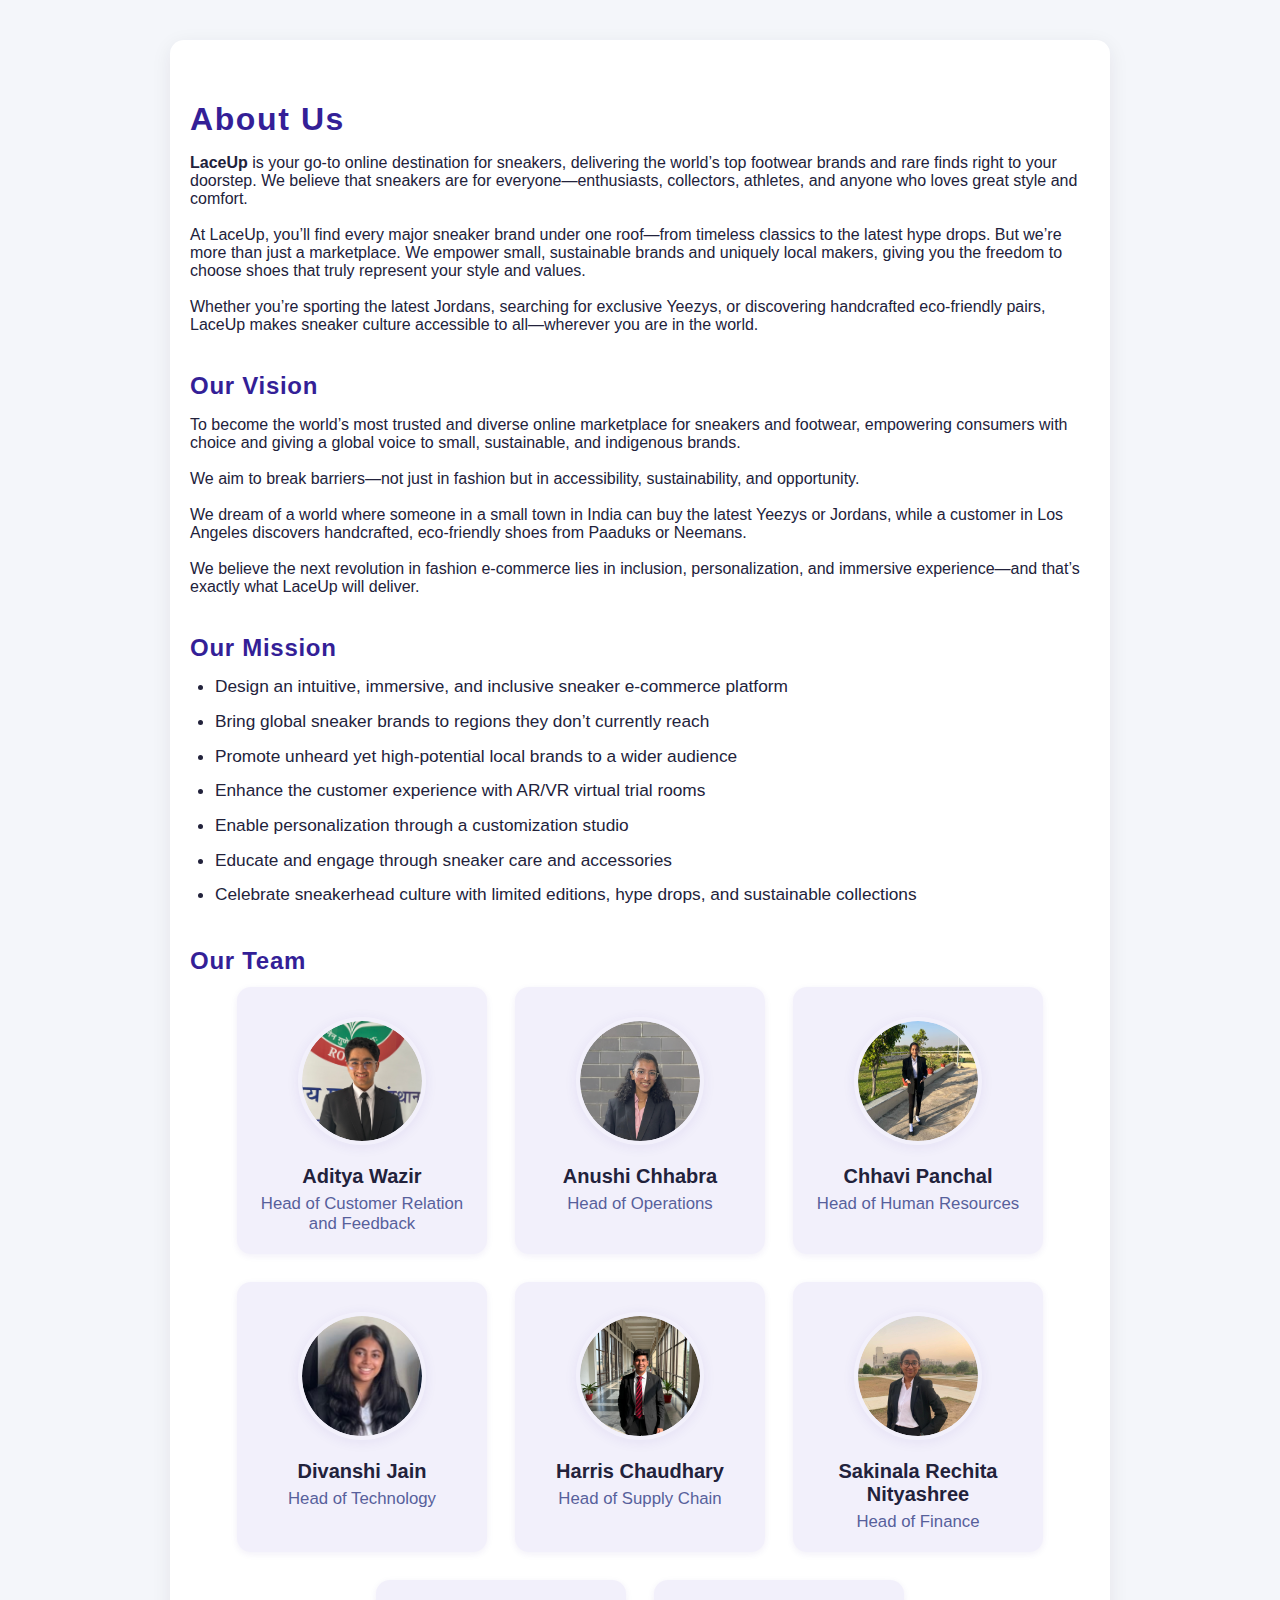
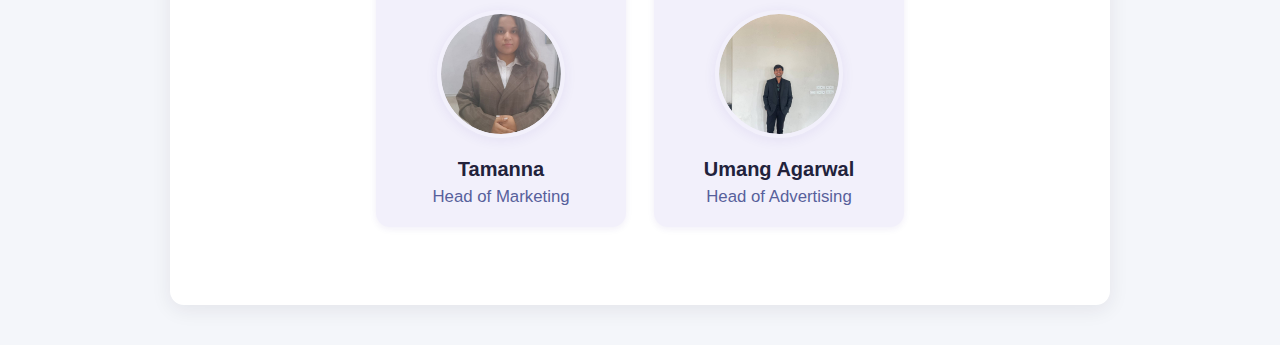
<file: about-us.html>
<!DOCTYPE html>
<html lang="en">
<head>
  <meta charset="UTF-8" />
  <title>About Us - LaceUp</title>
  <meta name="viewport" content="width=device-width, initial-scale=1" />
  <style>
    body {
      font-family: 'Segoe UI', Arial, sans-serif;
      background: #f4f6fa;
      margin: 0;
      padding: 0;
      color: #22223b;
    }
    .container {
      max-width: 900px;
      margin: 40px auto;
      background: #fff;
      padding: 40px 20px;
      border-radius: 14px;
      box-shadow: 0 5px 20px rgba(32, 31, 45, 0.08);
    }
    section {
      margin-bottom: 38px;
    }
    h1 {
      color: #341f97;
      margin-bottom: 16px;
      letter-spacing: 0.05em;
      font-size: 2em;
    }
    h2 {
      color: #341f97;
      letter-spacing: 0.03em;
      margin-bottom: 11px;
      font-size: 1.5em;
    }
    ul {
      margin: 0 0 0 25px;
      padding: 0;
      font-size: 1.08em;
    }
    li {
      margin-bottom: 7px;
      line-height: 1.6;
    }
    .team-grid {
      display: flex;
      flex-wrap: wrap;
      gap: 28px;
      margin-top: 12px;
      justify-content: center;
    }
    .team-member {
      background: #f2f0fb;
      border-radius: 14px;
      box-shadow: 0 2px 7px rgba(52, 31, 151, 0.07);
      width: 210px;
      padding: 30px 20px 20px;
      text-align: center;
      transition: box-shadow 0.28s, transform 0.28s;
      cursor: default;
    }
    .team-member:hover,
    .team-member:focus-within {
      box-shadow: 0 8px 28px rgba(52, 31, 151, 0.18);
      transform: translateY(-6px);
      outline: none;
    }
    .team-member a {
      display: inline-block;
      border-radius: 50%;
      overflow: hidden;
      box-shadow: 0 2px 13px rgba(52, 31, 151, 0.07);
      border: 4px solid transparent;
      transition: border-color 0.3s, box-shadow 0.3s;
      text-decoration: none;
    }
    .team-member a:hover,
    .team-member a:focus {
      border-color: #341f97;
      box-shadow: 0 6px 22px rgba(52, 31, 151, 0.24);
      outline: none;
    }
    .team-member img {
      width: 120px;
      height: 120px;
      object-fit: cover;
      border-radius: 50%;
      display: block;
    }
    .team-member h3 {
      margin: 16px 0 6px;
      font-size: 1.25em;
      color: #22223b;
    }
    .team-member p {
      margin: 0;
      color: #57609b;
      font-size: 1.05em;
    }
    /* Focus styles for keyboard navigation */
    a:focus,
    button:focus {
      outline: 3px solid #341f97;
      outline-offset: 2px;
    }
    @media (max-width: 700px) {
      .team-grid {
        flex-direction: column;
        align-items: center;
      }
      .container {
        padding: 24px 2vw;
      }
    }
  </style>
</head>
<body>
  <div class="container" role="main">

    <!-- About Us Section -->
    <section aria-labelledby="aboutus-title">
      <h1 id="aboutus-title">About Us</h1>
      <p>
        <strong>LaceUp</strong> is your go-to online destination for sneakers, delivering the world’s top footwear brands and rare finds right to your doorstep. We believe that sneakers are for everyone—enthusiasts, collectors, athletes, and anyone who loves great style and comfort.<br><br>
        At LaceUp, you’ll find every major sneaker brand under one roof—from timeless classics to the latest hype drops. But we’re more than just a marketplace. We empower small, sustainable brands and uniquely local makers, giving you the freedom to choose shoes that truly represent your style and values.<br><br>
        Whether you’re sporting the latest Jordans, searching for exclusive Yeezys, or discovering handcrafted eco-friendly pairs, LaceUp makes sneaker culture accessible to all—wherever you are in the world.<br>
      </p>
    </section>

    <section aria-labelledby="vision-title">
      <h2 id="vision-title">Our Vision</h2>
      <p>
        To become the world’s most trusted and diverse online marketplace for sneakers and footwear, empowering consumers with choice and giving a global voice to small, sustainable, and indigenous brands.<br /><br />
        We aim to break barriers—not just in fashion but in accessibility, sustainability, and opportunity.<br /><br />
        We dream of a world where someone in a small town in India can buy the latest Yeezys or Jordans, while a customer in Los Angeles discovers handcrafted, eco-friendly shoes from Paaduks or Neemans.<br /><br />
        We believe the next revolution in fashion e-commerce lies in inclusion, personalization, and immersive experience—and that’s exactly what LaceUp will deliver.
      </p>
    </section>

    <section aria-labelledby="mission-title">
      <h2 id="mission-title">Our Mission</h2>
      <ul>
        <li>Design an intuitive, immersive, and inclusive sneaker e-commerce platform</li>
        <li>Bring global sneaker brands to regions they don’t currently reach</li>
        <li>Promote unheard yet high-potential local brands to a wider audience</li>
        <li>Enhance the customer experience with AR/VR virtual trial rooms</li>
        <li>Enable personalization through a customization studio</li>
        <li>Educate and engage through sneaker care and accessories</li>
        <li>Celebrate sneakerhead culture with limited editions, hype drops, and sustainable collections</li>
      </ul>
    </section>

    <section aria-labelledby="team-title">
      <h2 id="team-title">Our Team</h2>
      <div class="team-grid" id="team-grid"></div>
    </section>
  </div>

  <script>
    const team = [
      {
        name: "Aditya Wazir",
        role: "Head of Customer Relation and Feedback",
        img: "Images/Aditya Image.jpg",
        linkedin: "https://www.linkedin.com/in/adityawazir/"
      },
      {
        name: "Anushi Chhabra",
        role: "Head of Operations",
        img: "Images/Anushi Image.png",
        linkedin: "https://www.linkedin.com/in/anushi-chhabra-5b9b64286/"
      },
      {
        name: "Chhavi Panchal",
        role: "Head of Human Resources",
        img: "Images/chhavi image.jpg",
        linkedin: "https://www.linkedin.com/in/chhavi-panchal-510a86288/"
      },
      {
        name: "Divanshi Jain",
        role: "Head of Technology",
        img: "Images/Divanshi Image 3.jpg",
        linkedin: "https://www.linkedin.com/in/chhavi-panchal-510a86288/"
      },
      {
        name: "Harris Chaudhary",
        role: "Head of Supply Chain",
        img: "Images/Harris-Image.jpeg",
        linkedin: "https://www.linkedin.com/in/harris-chaudhary-377255204/"
      },
      {
        name: "Sakinala Rechita Nityashree",
        role: "Head of Finance",
        img: "Images/Rechita Image.jpg",
        linkedin: "https://www.linkedin.com/in/rechita-nityashree-sakinala-a29857287/"
      },
      {
        name: "Tamanna",
        role: "Head of Marketing",
        img: "Images/Tamanna Image.jpg",
        linkedin: "https://www.linkedin.com/in/tamanna-kumar-95631b1b7/"
      },
      {
        name: "Umang Agarwal",
        role: "Head of Advertising",
        img: "Images/Umang Image.jpg",
        linkedin: "https://www.linkedin.com/in/umang-agarwal-144068254/"
      }
    ];

    const grid = document.getElementById("team-grid");
    team.forEach(member => {
      const div = document.createElement("div");
      div.className = "team-member";
      div.innerHTML = `
        <a href="${member.linkedin}" target="_blank" rel="noopener noreferrer" aria-label="Visit ${member.name}'s LinkedIn Profile" title="Visit ${member.name}'s LinkedIn Profile">
          <img src="${member.img}" alt="Photo of ${member.name}" />
        </a>
        <h3>${member.name}</h3>
        <p>${member.role}</p>
      `;
      grid.appendChild(div);
    });
  </script>
</body>
</html>
</file>
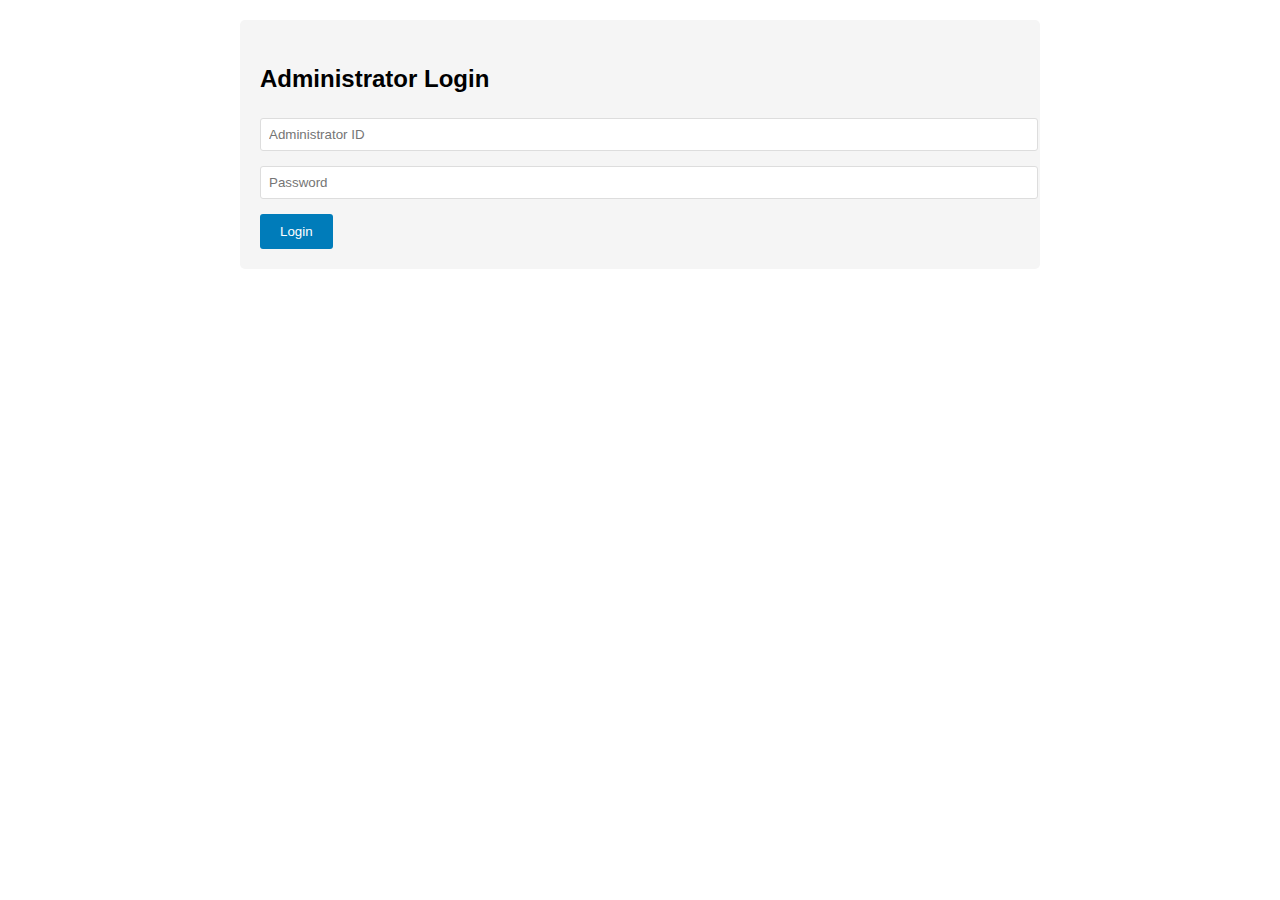
<file: admin.html>
<!DOCTYPE html>
<html lang="en">
<head>
    <link rel="icon" type="image/png" href="https://res.cloudinary.com/dqka2nzzx/image/upload/v1754921014/WhatsApp_Image_2025-08-11_at_7.29.30_PM-removebg-preview_euhtnk.png">
    <!-- Google tag (gtag.js) -->
<script async src="https://www.googletagmanager.com/gtag/js?id=G-Z8VB24K7D8"></script>
<script>
  window.dataLayer = window.dataLayer || [];
  function gtag(){dataLayer.push(arguments);}
  gtag('js', new Date());

  gtag('config', 'G-Z8VB24K7D8');
</script>
    <meta charset="UTF-8">
    <meta name="viewport" content="width=device-width, initial-scale=1.0">
    <title>Admin</title>
    <style>
        body {
            font-family: Arial, sans-serif;
            max-width: 800px;
            margin: 0 auto;
            padding: 20px;
            line-height: 1.6;
        }
        .login-form {
            background: #f5f5f5;
            padding: 20px;
            border-radius: 5px;
            margin-bottom: 30px;
        }
        .form-group {
            margin-bottom: 15px;
        }
        .form-group input {
            width: 100%;
            padding: 8px;
            border: 1px solid #ddd;
            border-radius: 3px;
        }
        .login-btn {
            background: #007cba;
            color: white;
            padding: 10px 20px;
            border: none;
            border-radius: 3px;
            cursor: pointer;
        }
        .admin-content {
            display: none;
        }
    </style>
</head>
<body>
    <div id="loginSection" class="login-form">
        <h2>Administrator Login</h2>
        <form id="adminLoginForm">
            <div class="form-group">
                <input type="text" id="adminId" placeholder="Administrator ID" required>
            </div>
            <div class="form-group">
                <input type="password" id="adminPassword" placeholder="Password" required>
            </div>
            <button type="submit" class="login-btn">Login</button>
        </form>
    </div>

    <div id="adminContent" class="admin-content">
        <h1>Admin Panel</h1>
        
        <p>Lorem ipsum dolor sit amet, consectetur adipiscing elit. Sed do eiusmod tempor incididunt ut labore et dolore magna aliqua. Ut enim ad minim veniam, quis nostrud exercitation ullamco laboris nisi ut aliquip ex ea commodo consequat.</p>
        
        <p>Duis aute irure dolor in reprehenderit in voluptate velit esse cillum dolore eu fugiat nulla pariatur. Excepteur sint occaecat cupidatat non proident, sunt in culpa qui officia deserunt mollit anim id est laborum.</p>
        
        <p>Sed ut perspiciatis unde omnis iste natus error sit voluptatem accusantium doloremque laudantium, totam rem aperiam, eaque ipsa quae ab illo inventore veritatis et quasi architecto beatae vitae dicta sunt explicabo.</p>
        
        <p>Nemo enim ipsam voluptatem quia voluptas sit aspernatur aut odit aut fugit, sed quia consequuntur magni dolores eos qui ratione voluptatem sequi nesciunt. Neque porro quisquam est, qui dolorem ipsum quia dolor sit amet, consectetur, adipisci velit.</p>
        
        <p>At vero eos et accusamus et iusto odio dignissimos ducimus qui blanditiis praesentium voluptatum deleniti atque corrupti quos dolores et quas molestias excepturi sint occaecati cupiditate non provident, similique sunt in culpa qui officia deserunt mollitia animi.</p>
        
        <button onclick="logout()">Logout</button>
    </div>

    <script>
        const ADMIN_ID = 'UmangIPM';
        const ADMIN_PASSWORD = 'umang879';

        document.getElementById('adminLoginForm').addEventListener('submit', function(e) {
            e.preventDefault();
            const inputId = document.getElementById('adminId').value;
            const inputPassword = document.getElementById('adminPassword').value;
            
            if (inputId === ADMIN_ID && inputPassword === ADMIN_PASSWORD) {
                document.getElementById('loginSection').style.display = 'none';
                document.getElementById('adminContent').style.display = 'block';
            }
        });

        function logout() {
            document.getElementById('loginSection').style.display = 'block';
            document.getElementById('adminContent').style.display = 'none';
            document.getElementById('adminLoginForm').reset();
        }
    </script>
</body>
</html>
</file>
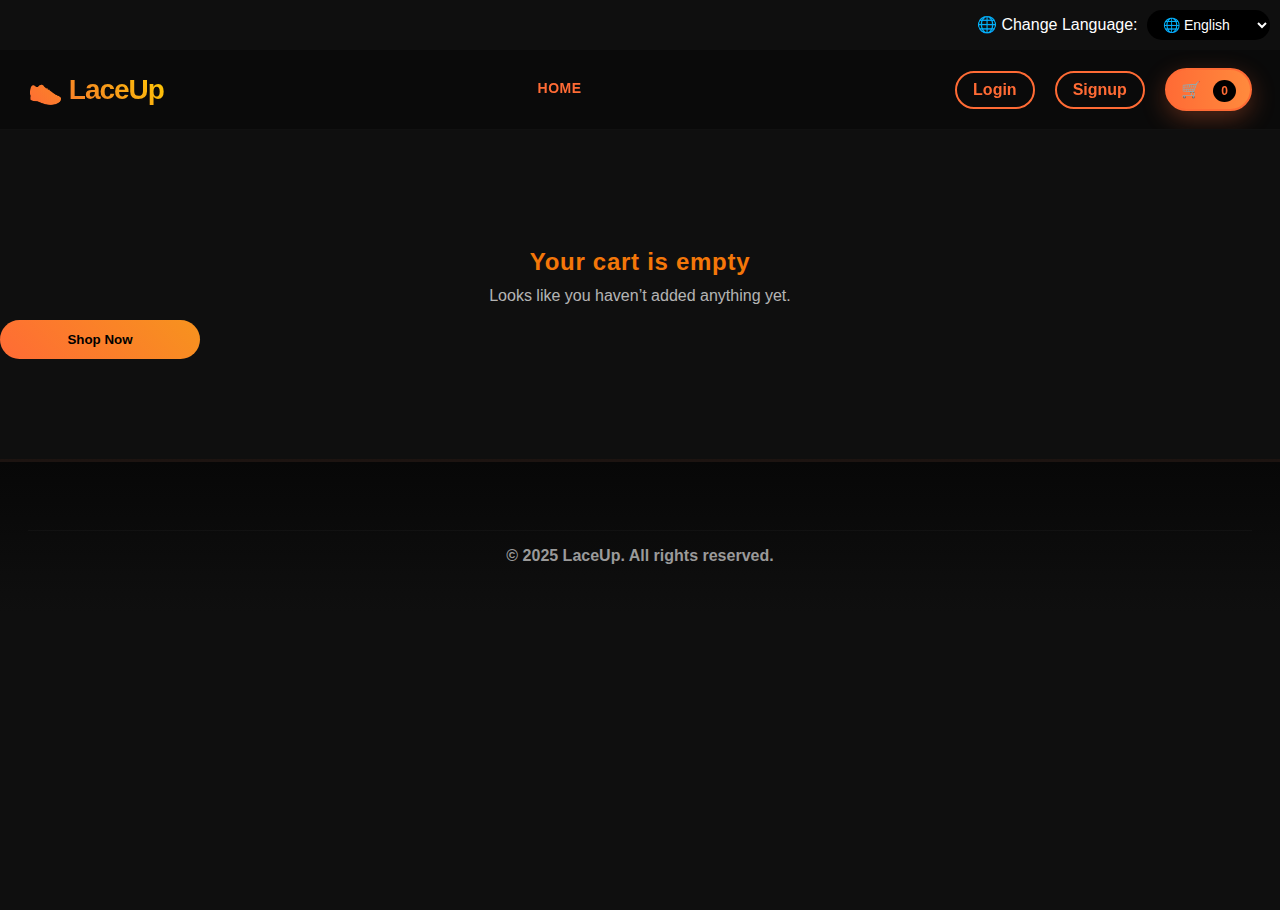
<file: cart.html>
<!DOCTYPE html>
<html lang="en">
<head>
  <link rel="icon" type="image/png" href="https://res.cloudinary.com/dqka2nzzx/image/upload/v1754921014/WhatsApp_Image_2025-08-11_at_7.29.30_PM-removebg-preview_euhtnk.png">
  <!-- Google tag (gtag.js) -->
<script async src="https://www.googletagmanager.com/gtag/js?id=G-Z8VB24K7D8"></script>
<script>
  window.dataLayer = window.dataLayer || [];
  function gtag(){dataLayer.push(arguments);}
  gtag('js', new Date());

  gtag('config', 'G-Z8VB24K7D8');
</script>
  <meta charset="UTF-8" />
  <meta name="viewport" content="width=device-width, initial-scale=1.0"/>
  <title>Your Cart - LaceUp</title>
  <link rel="stylesheet" href="styles.css" />

</head>
<body>
  <!-- Language Switcher -->
<div style="text-align: right; margin: 10px;">
  <label for="languageSelect" style="color: white; margin-right: 5px;">🌐 Change Language:</label>
  <select id="languageSelect" class="language-switcher">
    <option value="en">🌐 English</option>
    <option value="hi">🌐 हिंदी</option>
    <option value="ml">🌐 മലയാളം</option>
  </select>
</div>

<!-- Hidden container for Google Translate -->
<div id="dummy_translate_container" style="display: none;"></div>

  <header class="navbar">
    <div class="logo" onclick="window.location.href='index.html'">👟 LaceUp</div>
    <nav class="nav-menu">
      <a onclick="window.location.href='index.html'">Home</a>
    </nav>
    <div class="nav-right">
      <a href="profile.html" id="profile-link">Profile</a>
      <a href="login.html" id="login-link">Login</a>
      <a href="signup.html" id="signup-link">Signup</a>
      <a href="cart.html" class="cart-icon">🛒 <span id="cart-count">0</span></a>
    </div>
  </header>

  <section class="cart-page">
    <div id="checkout-mode-indicator" style="display:none; background: linear-gradient(45deg, #ff6b35, #f7931e); color: black; padding: 10px; border-radius: 8px; margin-bottom: 20px; font-weight: bold; text-align: center;">
      ⚡ Express Checkout - Proceeding directly to purchase
    </div>
    <div class="cart-items" id="cart-items-list">
      <!-- Items injected by JS -->
    </div>
    <aside class="cart-summary" id="cart-summary" style="display:none;">
      <h3>Order Summary</h3>
      <p>Subtotal (<span id="item-count">0</span> items): <strong>₹<span id="cart-subtotal">0</span></strong></p>
      <button class="checkout-btn" onclick="proceedToCheckout()">Proceed to Checkout</button>
    </aside>
  </section>

  <div class="empty-cart" id="empty-cart" style="display:none;">
    <h2>Your cart is empty</h2>
    <p>Looks like you haven’t added anything yet.</p>
    <button onclick="window.location.href='index.html'" class="checkout-btn" style="max-width:200px;">Shop Now</button>
  </div>

  <footer class="footer">
    <div class="footer-bottom">&copy; 2025 LaceUp. All rights reserved.</div>
  </footer>

  <script src="script.js"></script>
  <script>
    function renderCartPage() {
      // Check if this is a direct checkout
      const urlParams = new URLSearchParams(window.location.search);
      const isDirectCheckout = urlParams.get('checkout') === 'direct';
      
      let cartData;
      if (isDirectCheckout) {
        cartData = JSON.parse(localStorage.getItem('directCheckout')) || [];
        // Clear direct checkout data after loading
        localStorage.removeItem('directCheckout');
      } else {
        cartData = JSON.parse(localStorage.getItem('sneakCart')) || [];
      }
      
      const listContainer = document.getElementById('cart-items-list');
      const emptyState = document.getElementById('empty-cart');
      const summary = document.getElementById('cart-summary');
      const subtotalElem = document.getElementById('cart-subtotal');
      const itemCountElem = document.getElementById('item-count');

      listContainer.innerHTML = '';

      if (cartData.length === 0) {
        emptyState.style.display = 'block';
        summary.style.display = 'none';
        return;
      }

      emptyState.style.display = 'none';
      summary.style.display = 'block';
      
      // Show direct checkout indicator
      if (isDirectCheckout) {
        const indicator = document.getElementById('checkout-mode-indicator');
        if (indicator) indicator.style.display = 'block';
      }

      let subtotal = 0;

      let totalItems = 0;
      cartData.forEach((item, index) => {
        const itemTotal = (item.price || 0) * (item.qty || 1);
        subtotal += itemTotal;
        totalItems += (item.qty || 1);
        const div = document.createElement('div');
        div.className = 'cart-item';
        div.innerHTML = `
          <img src="${item.image}" alt="${item.title}">
          <div class="cart-item-details">
            <h4>${item.title}</h4>
            <p>${item.brand} • Qty: ${item.qty || 1}</p>
            <p><strong>₹${item.price.toLocaleString()} × ${item.qty || 1} = ₹${itemTotal.toLocaleString()}</strong></p>
            <div class="cart-item-actions">
              <button class="remove-btn" data-index="${index}">Remove</button>
            </div>
          </div>
        `;
        listContainer.appendChild(div);
      });

      subtotalElem.textContent = subtotal.toLocaleString();
      itemCountElem.textContent = totalItems;

      document.querySelectorAll('.remove-btn').forEach(btn => {
        btn.addEventListener('click', e => {
          const idx = parseInt(e.target.dataset.index);
          cartData.splice(idx, 1);
          
          if (isDirectCheckout) {
            // For direct checkout, just re-render without saving to cart
            renderCartPage();
          } else {
            localStorage.setItem('sneakCart', JSON.stringify(cartData));
            // Update cart count after modifying localStorage
            const countElem = document.getElementById('cart-count');
            if (countElem) {
              const totalQty = cartData.reduce((sum, item) => sum + (item.qty || 1), 0);
              countElem.textContent = totalQty;
            }
            renderCartPage();
          }
        });
      });
    }

    function proceedToCheckout() {
      const cartData = JSON.parse(localStorage.getItem('sneakCart')) || [];
      if (cartData.length === 0) {
        alert('Your cart is empty!');
        return;
      }
      window.location.href = 'checkout.html';
    }

    document.addEventListener('DOMContentLoaded', () => {
      updateCartCount();
      renderCartPage();
    });
  </script>
  <script type="text/javascript">
  function googleTranslateElementInit() {
    new google.translate.TranslateElement({
      pageLanguage: 'en',
      includedLanguages: 'en,hi,ml',
      autoDisplay: false
    }, 'dummy_translate_container');
  }

  function changeLanguage(lang) {
    const select = document.querySelector('.goog-te-combo');
    if (select) {
      select.value = lang;
      select.dispatchEvent(new Event('change'));
    }
  }

  document.addEventListener("DOMContentLoaded", () => {
    const customSelect = document.getElementById("languageSelect");
    if (customSelect) {
      customSelect.addEventListener("change", (e) => {
        changeLanguage(e.target.value);
      });
    }
  });
</script>

<!-- Load Google Translate -->
<script src="//translate.google.com/translate_a/element.js?cb=googleTranslateElementInit"></script>

</body>
</html>
</file>
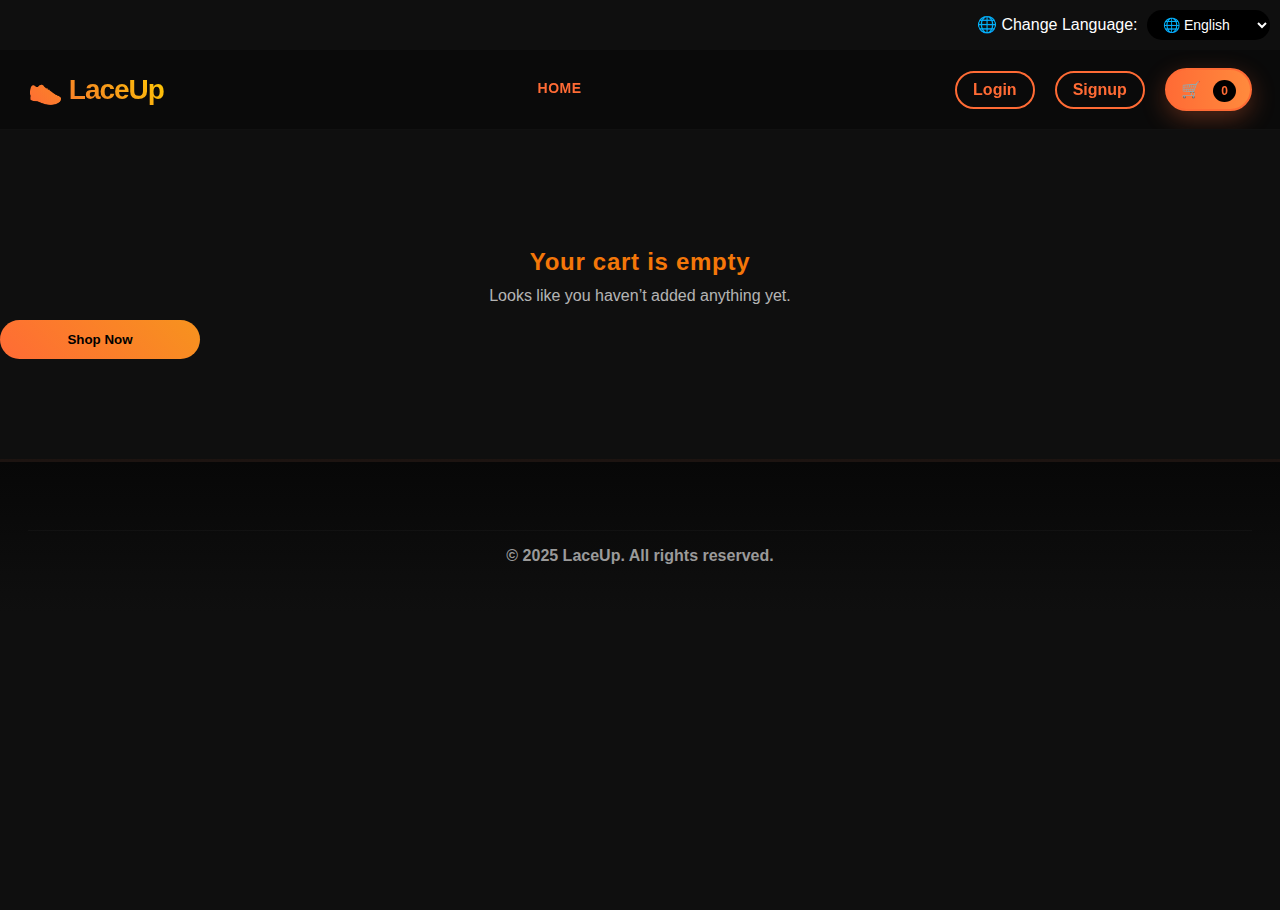
<file: Checkout.html>
<!DOCTYPE html>
<html lang="en">
<head>
  <meta charset="UTF-8" />
  <meta name="viewport" content="width=device-width, initial-scale=1.0"/>
  <title>Checkout - LaceUp</title>
  <link rel="stylesheet" href="styles.css" />
  <style>
    .checkout-container {
      max-width: 1200px;
      margin: 20px auto;
      display: grid;
      grid-template-columns: 1fr 400px;
      gap: 30px;
      padding: 0 20px;
    }
    .checkout-main {
      display: flex;
      flex-direction: column;
      gap: 25px;
    }
    .section {
      background: rgba(255,255,255,0.05);
      padding: 20px;
      border-radius: 12px;
    }
    .section h3 {
      margin: 0 0 15px;
      color: #ff6b35;
    }
    .form-group {
      margin-bottom: 15px;
    }
    .form-group label {
      display: block;
      margin-bottom: 5px;
      color: rgba(255,255,255,0.9);
    }
    .form-group input, .form-group select, .form-group textarea {
      width: 100%;
      padding: 10px;
      border: 1px solid rgba(255,255,255,0.2);
      border-radius: 6px;
      background: rgba(255,255,255,0.1);
      color: white;
    }
    .address-option {
      border: 2px solid rgba(255,255,255,0.2);
      padding: 15px;
      border-radius: 8px;
      margin-bottom: 10px;
      cursor: pointer;
      transition: border-color 0.2s;
    }
    .address-option:hover, .address-option.selected {
      border-color: #ff6b35;
    }
    .add-address-btn {
      background: transparent;
      border: 2px dashed rgba(255,255,255,0.3);
      color: rgba(255,255,255,0.7);
      padding: 15px;
      border-radius: 8px;
      cursor: pointer;
      width: 100%;
    }
    .order-summary {
      background: rgba(255,255,255,0.05);
      padding: 20px;
      border-radius: 12px;
      height: fit-content;
      position: sticky;
      top: 20px;
    }
    .order-item {
      display: flex;
      gap: 12px;
      padding: 12px 0;
      border-bottom: 1px solid rgba(255,255,255,0.1);
    }
    .order-item img {
      width: 60px;
      height: 60px;
      object-fit: cover;
      border-radius: 6px;
    }
    .bill-row {
      display: flex;
      justify-content: space-between;
      margin: 8px 0;
    }
    .bill-total {
      border-top: 2px solid rgba(255,255,255,0.2);
      padding-top: 10px;
      font-weight: bold;
      font-size: 1.1em;
    }
    .place-order-btn {
      width: 100%;
      padding: 15px;
      background: linear-gradient(45deg, #ff6b35, #f7931e);
      border: none;
      border-radius: 8px;
      color: black;
      font-weight: bold;
      font-size: 1.1em;
      cursor: pointer;
      margin-top: 20px;
    }
    .payment-method {
      display: flex;
      gap: 15px;
      flex-wrap: wrap;
    }
    .payment-option {
      flex: 1;
      min-width: 120px;
      padding: 12px;
      border: 2px solid rgba(255,255,255,0.2);
      border-radius: 8px;
      text-align: center;
      cursor: pointer;
      transition: border-color 0.2s;
    }
    .payment-option:hover, .payment-option.selected {
      border-color: #ff6b35;
    }
    @media (max-width: 768px) {
      .checkout-container {
        grid-template-columns: 1fr;
      }
    }
  </style>
</head>
<body>
  <header class="navbar">
    <div class="logo" onclick="window.location.href='index.html'">👟 LaceUp</div>
    <nav class="nav-menu">
      <a href="index.html">Home</a>
      <a href="cart.html" id="cart-nav-link">Cart</a>
    </nav>
    <div class="nav-right">
      <a href="profile.html" id="profile-link">Profile</a>
      <a href="login.html" id="login-link">Login</a>
      <a href="signup.html" id="signup-link">Signup</a>
    </div>
  </header>

  <div class="checkout-container">
    <div class="checkout-main">
      <!-- Shipping Address -->
      <div class="section">
        <h3>🏠 Shipping Address</h3>
        <div id="saved-addresses">
          <!-- Saved addresses will be loaded here -->
        </div>
        <button class="add-address-btn" onclick="toggleAddressForm()">+ Add New Address</button>
        
        <div id="address-form" style="display:none; margin-top:15px;">
          <div class="form-group">
            <label>Full Name</label>
            <input type="text" id="fullName" required>
          </div>
          <div class="form-group">
            <label>Phone Number</label>
            <input type="tel" id="phone" required>
          </div>
          <div class="form-group">
            <label>Address Line 1</label>
            <input type="text" id="address1" required>
          </div>
          <div class="form-group">
            <label>Address Line 2 (Optional)</label>
            <input type="text" id="address2">
          </div>
          <div style="display:flex; gap:15px;">
            <div class="form-group" style="flex:1;">
              <label>City</label>
              <input type="text" id="city" required>
            </div>
            <div class="form-group" style="flex:1;">
              <label>State</label>
              <input type="text" id="state" required>
            </div>
            <div class="form-group" style="flex:1;">
              <label>PIN Code</label>
              <input type="text" id="pincode" required>
            </div>
          </div>
          <button type="button" onclick="saveAddress()" style="background:#28a745; color:white; border:none; padding:8px 16px; border-radius:4px; cursor:pointer;">Save Address</button>
        </div>
      </div>

      <!-- Payment Method -->
      <div class="section">
        <h3>💳 Payment Method</h3>
        <div class="payment-method">
          <div class="payment-option" data-method="cod">
            <div>💵</div>
            <div>Cash on Delivery</div>
          </div>
          <div class="payment-option" data-method="upi">
            <div>📱</div>
            <div>UPI</div>
          </div>
          <div class="payment-option" data-method="card">
            <div>💳</div>
            <div>Card</div>
          </div>
        </div>
      </div>
    </div>

    <!-- Order Summary -->
    <div class="order-summary">
      <h3>📋 Order Summary</h3>
      <div id="order-items">
        <!-- Order items will be loaded here -->
      </div>
      
      <div style="margin-top:20px;">
        <div class="bill-row">
          <span>Subtotal:</span>
          <span>₹<span id="subtotal">0</span></span>
        </div>
        <div class="bill-row">
          <span>GST (18%):</span>
          <span>₹<span id="gst">0</span></span>
        </div>
        <div class="bill-row">
          <span>Shipping:</span>
          <span>₹<span id="shipping">99</span></span>
        </div>
        <div class="bill-row bill-total">
          <span>Total:</span>
          <span>₹<span id="total">0</span></span>
        </div>
      </div>
      
      <button class="place-order-btn" onclick="placeOrder()">Place Order</button>
    </div>
  </div>

  <script src="script.js"></script>
  <script>
    let selectedAddress = null;
    let selectedPayment = 'cod';
    let orderData = [];

    function loadCheckoutData() {
      const urlParams = new URLSearchParams(window.location.search);
      const isDirect = urlParams.get('direct') === 'true';
      
      if (isDirect) {
        orderData = JSON.parse(localStorage.getItem('directCheckout')) || [];
      } else {
        orderData = JSON.parse(localStorage.getItem('sneakCart')) || [];
      }
      
      if (orderData.length === 0) {
        window.location.href = 'cart.html';
        return;
      }
      
      renderOrderItems();
      calculateBill();
      loadSavedAddresses();
      setupPaymentSelection();
    }

    function renderOrderItems() {
      const container = document.getElementById('order-items');
      container.innerHTML = '';
      
      orderData.forEach(item => {
        const div = document.createElement('div');
        div.className = 'order-item';
        div.innerHTML = `
          <img src="${item.image}" alt="${item.title}">
          <div style="flex:1;">
            <div style="font-weight:bold;">${item.title}</div>
            <div style="color:rgba(255,255,255,0.7); font-size:0.9em;">${item.brand}</div>
            <div style="color:rgba(255,255,255,0.7); font-size:0.9em;">Qty: ${item.qty || 1}</div>
            <div style="color:#ff6b35;">₹${((item.price || 0) * (item.qty || 1)).toLocaleString()}</div>
          </div>
        `;
        container.appendChild(div);
      });
    }

    function calculateBill() {
      const subtotal = orderData.reduce((sum, item) => sum + ((item.price || 0) * (item.qty || 1)), 0);
      const gst = Math.round(subtotal * 0.18);
      const shipping = subtotal > 10000 ? 0 : 99;
      const total = subtotal + gst + shipping;
      
      document.getElementById('subtotal').textContent = subtotal.toLocaleString();
      document.getElementById('gst').textContent = gst.toLocaleString();
      document.getElementById('shipping').textContent = shipping.toLocaleString();
      document.getElementById('total').textContent = total.toLocaleString();
    }

    function loadSavedAddresses() {
      const addresses = JSON.parse(localStorage.getItem('savedAddresses')) || [];
      const container = document.getElementById('saved-addresses');
      
      addresses.forEach((addr, index) => {
        const div = document.createElement('div');
        div.className = 'address-option';
        div.onclick = () => selectAddress(index);
        div.innerHTML = `
          <div style="font-weight:bold;">${addr.fullName}</div>
          <div>${addr.address1}, ${addr.address2 ? addr.address2 + ', ' : ''}${addr.city}</div>
          <div>${addr.state} - ${addr.pincode}</div>
          <div style="color:rgba(255,255,255,0.7);">📞 ${addr.phone}</div>
        `;
        container.appendChild(div);
      });
      
      if (addresses.length > 0) {
        selectAddress(0);
      }
    }

    function selectAddress(index) {
      selectedAddress = index;
      document.querySelectorAll('.address-option').forEach((el, i) => {
        el.classList.toggle('selected', i === index);
      });
    }

    function toggleAddressForm() {
      const form = document.getElementById('address-form');
      form.style.display = form.style.display === 'none' ? 'block' : 'none';
    }

    function saveAddress() {
      const address = {
        fullName: document.getElementById('fullName').value,
        phone: document.getElementById('phone').value,
        address1: document.getElementById('address1').value,
        address2: document.getElementById('address2').value,
        city: document.getElementById('city').value,
        state: document.getElementById('state').value,
        pincode: document.getElementById('pincode').value
      };
      
      if (!address.fullName || !address.phone || !address.address1 || !address.city || !address.state || !address.pincode) {
        alert('Please fill all required fields');
        return;
      }
      
      const addresses = JSON.parse(localStorage.getItem('savedAddresses')) || [];
      addresses.push(address);
      localStorage.setItem('savedAddresses', JSON.stringify(addresses));
      
      document.getElementById('address-form').style.display = 'none';
      document.querySelectorAll('#address-form input').forEach(input => input.value = '');
      
      loadSavedAddresses();
    }

    function setupPaymentSelection() {
      document.querySelectorAll('.payment-option').forEach(option => {
        option.addEventListener('click', () => {
          selectedPayment = option.dataset.method;
          document.querySelectorAll('.payment-option').forEach(el => el.classList.remove('selected'));
          option.classList.add('selected');
        });
      });
      
      document.querySelector('.payment-option[data-method="cod"]').classList.add('selected');
    }

    function placeOrder() {
      if (selectedAddress === null) {
        alert('Please select a shipping address');
        return;
      }
      
      const addresses = JSON.parse(localStorage.getItem('savedAddresses')) || [];
      const orderDetails = {
        items: orderData,
        address: addresses[selectedAddress],
        payment: selectedPayment,
        subtotal: orderData.reduce((sum, item) => sum + ((item.price || 0) * (item.qty || 1)), 0),
        timestamp: new Date().toISOString(),
        orderId: 'LU' + Date.now()
      };
      
      // Save order
      const orders = JSON.parse(localStorage.getItem('orders')) || [];
      orders.push(orderDetails);
      localStorage.setItem('orders', JSON.stringify(orders));
      
      // Clear cart
      localStorage.removeItem('sneakCart');
      localStorage.removeItem('directCheckout');
      
      alert(`Order placed successfully! Order ID: ${orderDetails.orderId}`);
      window.location.href = 'index.html';
    }

    function goToCart() {
      const urlParams = new URLSearchParams(window.location.search);
      const isDirect = urlParams.get('direct') === 'true';
      
      if (isDirect) {
        // For direct checkout, save items back to directCheckout and go to cart with direct flag
        localStorage.setItem('directCheckout', JSON.stringify(orderData));
        window.location.href = 'cart.html?checkout=direct';
      } else {
        // For regular checkout, items are already in cart
        window.location.href = 'cart.html';
      }
    }

    document.addEventListener('DOMContentLoaded', () => {
      loadCheckoutData();
      
      // Setup cart navigation
      document.getElementById('cart-nav-link').addEventListener('click', (e) => {
        e.preventDefault();
        goToCart();
      });
    });
  </script>
</body>
</html>
</file>
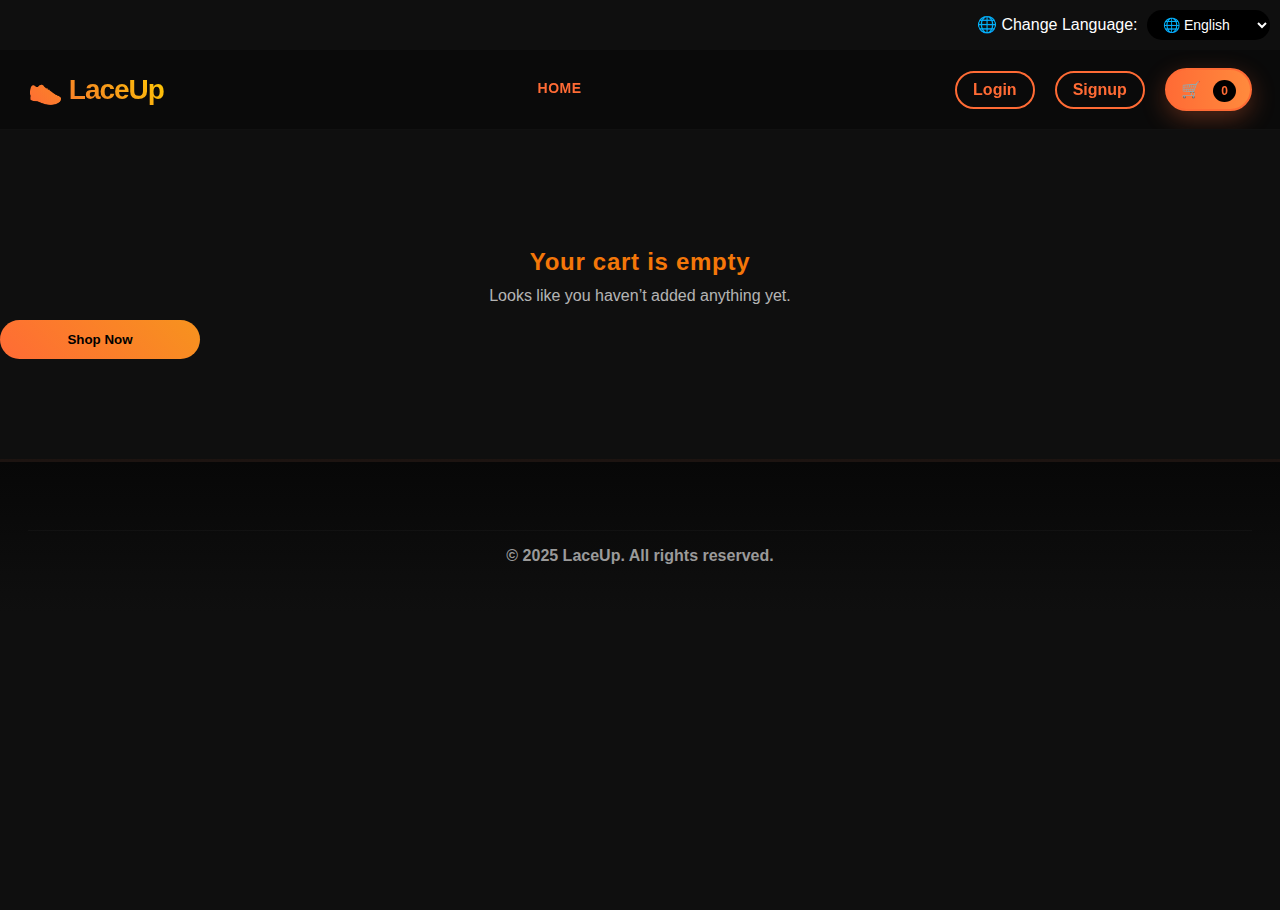
<file: checkout.html>
<!DOCTYPE html>
<html lang="en">
<head>
    <link rel="icon" type="image/png" href="https://res.cloudinary.com/dqka2nzzx/image/upload/v1754921014/WhatsApp_Image_2025-08-11_at_7.29.30_PM-removebg-preview_euhtnk.png">
    <!-- Google tag (gtag.js) -->
  <script async src="https://www.googletagmanager.com/gtag/js?id=G-Z8VB24K7D8"></script>
  <script>
    window.dataLayer = window.dataLayer || [];
    function gtag(){dataLayer.push(arguments);}
    gtag('js', new Date());
  
    gtag('config', 'G-Z8VB24K7D8');
  </script>
  <meta charset="UTF-8" />
  <meta name="viewport" content="width=device-width, initial-scale=1.0"/>
  <title>Checkout - LaceUp</title>
  <link rel="stylesheet" href="styles.css" />
</head>
<body>
    <!-- Language Switcher -->
<div style="text-align: right; margin: 10px;">
  <label for="languageSelect" style="color: white; margin-right: 5px;">🌐 Change Language:</label>
  <select id="languageSelect" class="language-switcher">
    <option value="en">🌐 English</option>
    <option value="hi">🌐 हिंदी</option>
    <option value="ml">🌐 മലയാളം</option>
  </select>
</div>

<!-- Hidden container for Google Translate -->
<div id="dummy_translate_container" style="display: none;"></div>

  <header class="navbar">
    <div class="logo" onclick="window.location.href='index.html'">👟 LaceUp</div>
    <nav class="nav-menu">
      <a href="index.html">Home</a>
      <a href="cart.html" id="cart-nav-link">Cart</a>
    </nav>
    <div class="nav-right">
      <a href="profile.html" id="profile-link">Profile</a>
      <a href="login.html" id="login-link">Login</a>
      <a href="signup.html" id="signup-link">Signup</a>
    </div>
  </header>

  <div class="checkout-container">
    <div class="checkout-main">
      <!-- Shipping Address -->
      <div class="section">
        <h3>🏠 Shipping Address</h3>
        <div id="saved-addresses">
          <!-- Saved addresses will be loaded here -->
        </div>
        <button class="add-address-btn" onclick="toggleAddressForm()">+ Add New Address</button>
        
        <div id="address-form" style="display:none; margin-top:15px;">
          <div class="form-group">
            <label>Full Name</label>
            <input type="text" id="fullName" required>
          </div>
          <div class="form-group">
            <label>Phone Number</label>
            <input type="tel" id="phone" required>
          </div>
          <div class="form-group">
            <label>Address Line 1</label>
            <input type="text" id="address1" required>
          </div>
          <div class="form-group">
            <label>Address Line 2 (Optional)</label>
            <input type="text" id="address2">
          </div>
          <div style="display:flex; gap:15px;">
            <div class="form-group" style="flex:1;">
              <label>City</label>
              <input type="text" id="city" required>
            </div>
            <div class="form-group" style="flex:1;">
              <label>State</label>
              <input type="text" id="state" required>
            </div>
            <div class="form-group" style="flex:1;">
              <label>PIN Code</label>
              <input type="text" id="pincode" required>
            </div>
          </div>
          <button type="button" onclick="saveAddress()" style="background:#28a745; color:white; border:none; padding:8px 16px; border-radius:4px; cursor:pointer;">Save Address</button>
        </div>
      </div>

      <!-- Payment Method -->
      <div class="section">
        <h3>💳 Payment Method</h3>
        <div class="payment-method">
          <div class="payment-option" data-method="cod">
            <div>💵</div>
            <div>Cash on Delivery</div>
          </div>
          <div class="payment-option" data-method="upi">
            <div>📱</div>
            <div>UPI</div>
          </div>
          <div class="payment-option" data-method="card">
            <div>💳</div>
            <div>Card</div>
          </div>
        </div>
      </div>
    </div>

    <!-- Order Summary -->
    <div class="order-summary">
      <h3>📋 Order Summary</h3>
      <div id="order-items">
        <!-- Order items will be loaded here -->
      </div>
      
      <div style="margin-top:20px;">
        <div class="bill-row">
          <span>Subtotal:</span>
          <span>₹<span id="subtotal">0</span></span>
        </div>
        <div class="bill-row">
          <span>GST (18%):</span>
          <span>₹<span id="gst">0</span></span>
        </div>
        <div class="bill-row">
          <span>Shipping:</span>
          <span>₹<span id="shipping">99</span></span>
        </div>
        <div class="bill-row bill-total">
          <span>Total:</span>
          <span>₹<span id="total">0</span></span>
        </div>
      </div>
      
      <button class="place-order-btn" onclick="placeOrder()">Place Order</button>
    </div>
  </div>

  <script src="script.js"></script>
  <script>
    let selectedAddress = null;
    let selectedPayment = 'cod';
    let orderData = [];

    function loadCheckoutData() {
      const urlParams = new URLSearchParams(window.location.search);
      const isDirect = urlParams.get('direct') === 'true';
      
      if (isDirect) {
        orderData = JSON.parse(localStorage.getItem('directCheckout')) || [];
      } else {
        orderData = JSON.parse(localStorage.getItem('sneakCart')) || [];
      }
      
      if (orderData.length === 0) {
        window.location.href = 'cart.html';
        return;
      }
      
      renderOrderItems();
      calculateBill();
      loadSavedAddresses();
      setupPaymentSelection();
    }

    function renderOrderItems() {
      const container = document.getElementById('order-items');
      container.innerHTML = '';
      
      orderData.forEach(item => {
        const div = document.createElement('div');
        div.className = 'order-item';
        div.innerHTML = `
          <img src="${item.image}" alt="${item.title}">
          <div style="flex:1;">
            <div style="font-weight:bold;">${item.title}</div>
            <div style="color:rgba(255,255,255,0.7); font-size:0.9em;">${item.brand}</div>
            <div style="color:rgba(255,255,255,0.7); font-size:0.9em;">Qty: ${item.qty || 1}</div>
            <div style="color:#ff6b35;">₹${((item.price || 0) * (item.qty || 1)).toLocaleString()}</div>
          </div>
        `;
        container.appendChild(div);
      });
    }

    function calculateBill() {
      const subtotal = orderData.reduce((sum, item) => sum + ((item.price || 0) * (item.qty || 1)), 0);
      const gst = Math.round(subtotal * 0.18);
      const shipping = subtotal > 10000 ? 0 : 99;
      const total = subtotal + gst + shipping;
      
      document.getElementById('subtotal').textContent = subtotal.toLocaleString();
      document.getElementById('gst').textContent = gst.toLocaleString();
      document.getElementById('shipping').textContent = shipping.toLocaleString();
      document.getElementById('total').textContent = total.toLocaleString();
    }

    function loadSavedAddresses() {
      const addresses = JSON.parse(localStorage.getItem('savedAddresses')) || [];
      const container = document.getElementById('saved-addresses');
      
      addresses.forEach((addr, index) => {
        const div = document.createElement('div');
        div.className = 'address-option';
        div.onclick = () => selectAddress(index);
        div.innerHTML = `
          <div style="font-weight:bold;">${addr.fullName}</div>
          <div>${addr.address1}, ${addr.address2 ? addr.address2 + ', ' : ''}${addr.city}</div>
          <div>${addr.state} - ${addr.pincode}</div>
          <div style="color:rgba(255,255,255,0.7);">📞 ${addr.phone}</div>
        `;
        container.appendChild(div);
      });
      
      if (addresses.length > 0) {
        selectAddress(0);
      }
    }

    function selectAddress(index) {
      selectedAddress = index;
      document.querySelectorAll('.address-option').forEach((el, i) => {
        el.classList.toggle('selected', i === index);
      });
    }

    function toggleAddressForm() {
      const form = document.getElementById('address-form');
      form.style.display = form.style.display === 'none' ? 'block' : 'none';
    }

    function saveAddress() {
      const address = {
        fullName: document.getElementById('fullName').value,
        phone: document.getElementById('phone').value,
        address1: document.getElementById('address1').value,
        address2: document.getElementById('address2').value,
        city: document.getElementById('city').value,
        state: document.getElementById('state').value,
        pincode: document.getElementById('pincode').value
      };
      
      if (!address.fullName || !address.phone || !address.address1 || !address.city || !address.state || !address.pincode) {
        alert('Please fill all required fields');
        return;
      }
      
      const addresses = JSON.parse(localStorage.getItem('savedAddresses')) || [];
      addresses.push(address);
      localStorage.setItem('savedAddresses', JSON.stringify(addresses));
      
      document.getElementById('address-form').style.display = 'none';
      document.querySelectorAll('#address-form input').forEach(input => input.value = '');
      
      loadSavedAddresses();
    }

    function setupPaymentSelection() {
      document.querySelectorAll('.payment-option').forEach(option => {
        option.addEventListener('click', () => {
          selectedPayment = option.dataset.method;
          document.querySelectorAll('.payment-option').forEach(el => el.classList.remove('selected'));
          option.classList.add('selected');
        });
      });
      
      document.querySelector('.payment-option[data-method="cod"]').classList.add('selected');
    }

    function placeOrder() {
      if (selectedAddress === null) {
        alert('Please select a shipping address');
        return;
      }
      
      const addresses = JSON.parse(localStorage.getItem('savedAddresses')) || [];
      const orderDetails = {
        items: orderData,
        address: addresses[selectedAddress],
        payment: selectedPayment,
        subtotal: orderData.reduce((sum, item) => sum + ((item.price || 0) * (item.qty || 1)), 0),
        timestamp: new Date().toISOString(),
        orderId: 'LU' + Date.now()
      };
      
      // Save order
      const orders = JSON.parse(localStorage.getItem('orders')) || [];
      orders.push(orderDetails);
      localStorage.setItem('orders', JSON.stringify(orders));
      
      // Clear cart
      localStorage.removeItem('sneakCart');
      localStorage.removeItem('directCheckout');
      
      alert(`Order placed successfully! Order ID: ${orderDetails.orderId}`);
      window.location.href = 'index.html';
    }

    function goToCart() {
      const urlParams = new URLSearchParams(window.location.search);
      const isDirect = urlParams.get('direct') === 'true';
      
      if (isDirect) {
        // For direct checkout, save items back to directCheckout and go to cart with direct flag
        localStorage.setItem('directCheckout', JSON.stringify(orderData));
        window.location.href = 'cart.html?checkout=direct';
      } else {
        // For regular checkout, items are already in cart
        window.location.href = 'cart.html';
      }
    }

    document.addEventListener('DOMContentLoaded', () => {
      loadCheckoutData();
      
      // Setup cart navigation
      document.getElementById('cart-nav-link').addEventListener('click', (e) => {
        e.preventDefault();
        goToCart();
      });
    });
  </script>
<script type="text/javascript">
  function googleTranslateElementInit() {
    new google.translate.TranslateElement({
      pageLanguage: 'en',
      includedLanguages: 'en,hi,ml',
      autoDisplay: false
    }, 'dummy_translate_container');
  }

  function changeLanguage(lang) {
    const select = document.querySelector('.goog-te-combo');
    if (select) {
      select.value = lang;
      select.dispatchEvent(new Event('change'));
    }
  }

  document.addEventListener("DOMContentLoaded", () => {
    const customSelect = document.getElementById("languageSelect");
    if (customSelect) {
      customSelect.addEventListener("change", (e) => {
        changeLanguage(e.target.value);
      });
    }
  });
</script>

<!-- Load Google Translate -->
<script src="//translate.google.com/translate_a/element.js?cb=googleTranslateElementInit"></script>


<footer class="footer">
  <div class="footer-content">
    <div class="footer-section">
      <h3>LaceUp</h3>
      <p> 
        Premium sneakers for the modern sneakerhead. <br/><br/>
        A platform sneaker culture knows no borders, where sustainable brands thrive, and where anyone, anywhere, can step into the shoes they’ve always dreamed of.<br/><br/>
        <i>Together, we lace up for the world.</i>
      </p>
    </div>
    <div class="footer-section">
      <h4>Quick Links</h4>
      <a href="about.html">About</a>
      <a href="contact.html">Contact</a>
      <a href="faq.html">FAQ</a>
      <a href="#">Return to Top</a>
    </div>
    <div class="footer-section">
      <h4>Follow Us</h4>
      <p> <a href="https://www.instagram.com/letslaceup_official?igsh=MXducXczemc4N3EwcQ==">Instagram</a></p>
      <p> <a href="https://www.linkedin.com/company/108153007">Linkedin</a></p>
      <p> <a href="https://x.com/official_laceup?t=YKIVQP9HsMmCUSSn0iJ1cw&s=08">X</a></p>
    </div>
    </div>
  </div>
  <div class="footer-bottom">
    &copy; 2025 LaceUp. All rights reserved.
  </div>
</footer>


</body>
</html>
</file>
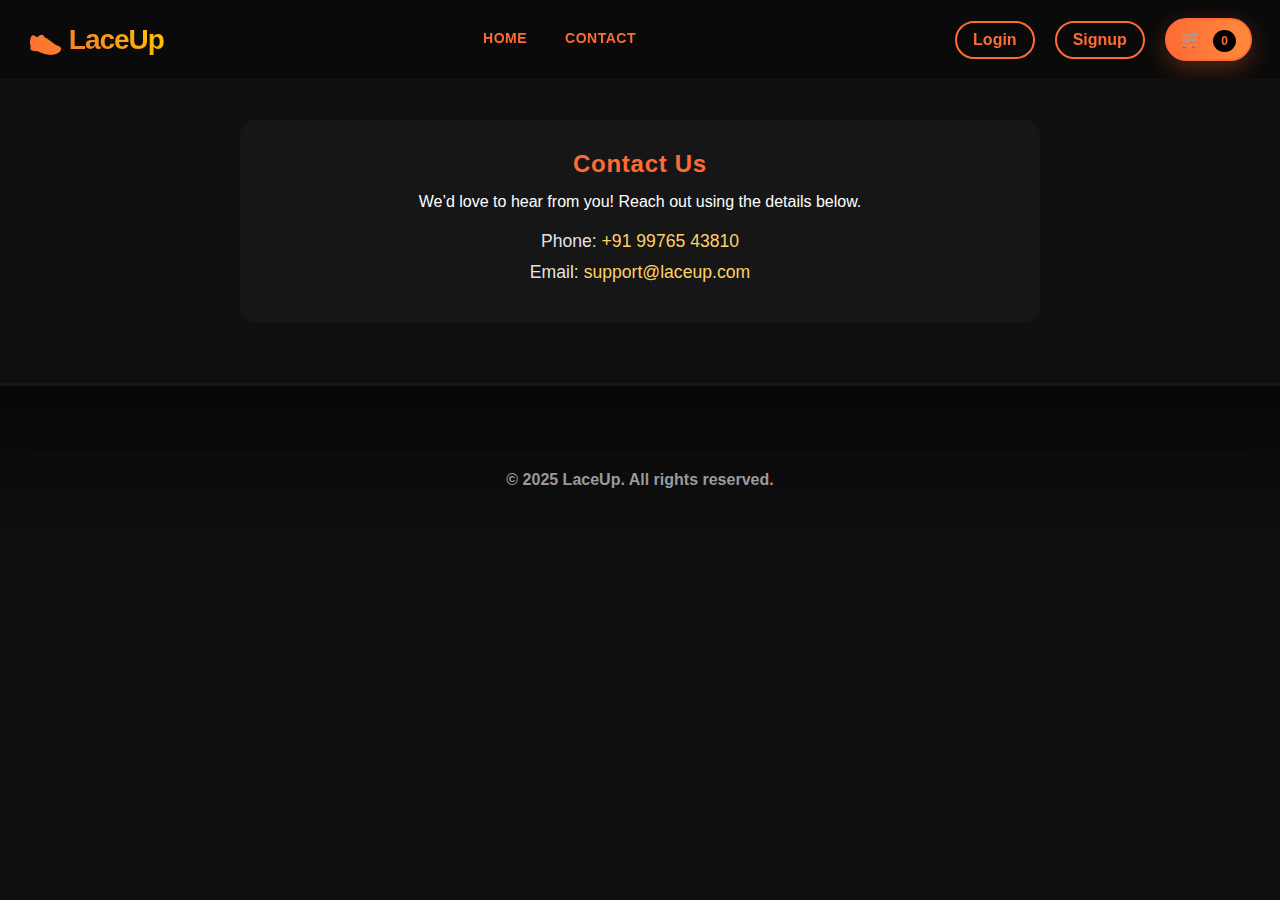
<file: contact.html>
<!DOCTYPE html>
<html lang="en">
<head>
  <meta charset="UTF-8" />
  <meta name="viewport" content="width=device-width, initial-scale=1.0" />
  <title>Contact Us - LaceUp</title>
  <link rel="stylesheet" href="styles.css" />
  <style>
    .contact-section {
      max-width: 800px;
      margin: 40px auto;
      background: rgba(255, 255, 255, 0.03);
      padding: 30px;
      border-radius: 15px;
      text-align: center;
    }
    .contact-section h2 {
      color: #ff6b35;
      margin-bottom: 15px;
    }
    .contact-info {
      font-size: 1.1rem;
      color: rgba(255,255,255,0.9);
      margin-top: 20px;
    }
    .contact-info p {
      margin: 10px 0;
    }
    .contact-info a {
      color: #ffd166;
      text-decoration: none;
    }
    .contact-info a:hover {
      text-decoration: underline;
    }
  </style>
</head>
<body>
  <!-- Navbar -->
  <header class="navbar">
    <div class="logo" onclick="window.location.href='index.html'">👟 LaceUp</div>
    <nav class="nav-menu">
      <a href="index.html">Home</a>
      <a href="contact.html" class="active">Contact</a>
    </nav>
    <div class="nav-right">
      <a href="profile.html" id="profile-link">Profile</a>
      <a href="login.html" id="login-link">Login</a>
      <a href="signup.html" id="signup-link">Signup</a>
      <a href="cart.html" class="cart-icon">🛒 <span id="cart-count">0</span></a>
    </div>
  </header>

  <!-- Contact Content -->
  <section class="contact-section">
    <h2>Contact Us</h2>
    <p>We’d love to hear from you! Reach out using the details below.</p>

    <div class="contact-info">
      <p> Phone: <a href="tel:+919976543810">+91 99765 43810</a></p>
      <p> Email: <a href="mailto:support@laceup.com">support@laceup.com</a></p>
    </div>
  </section>

  <!-- Footer -->
  <footer class="footer">
    <div class="footer-bottom">&copy; 2025 LaceUp. All rights reserved.</div>
  </footer>

  <script src="script.js"></script>
</body>
</html>
</file>
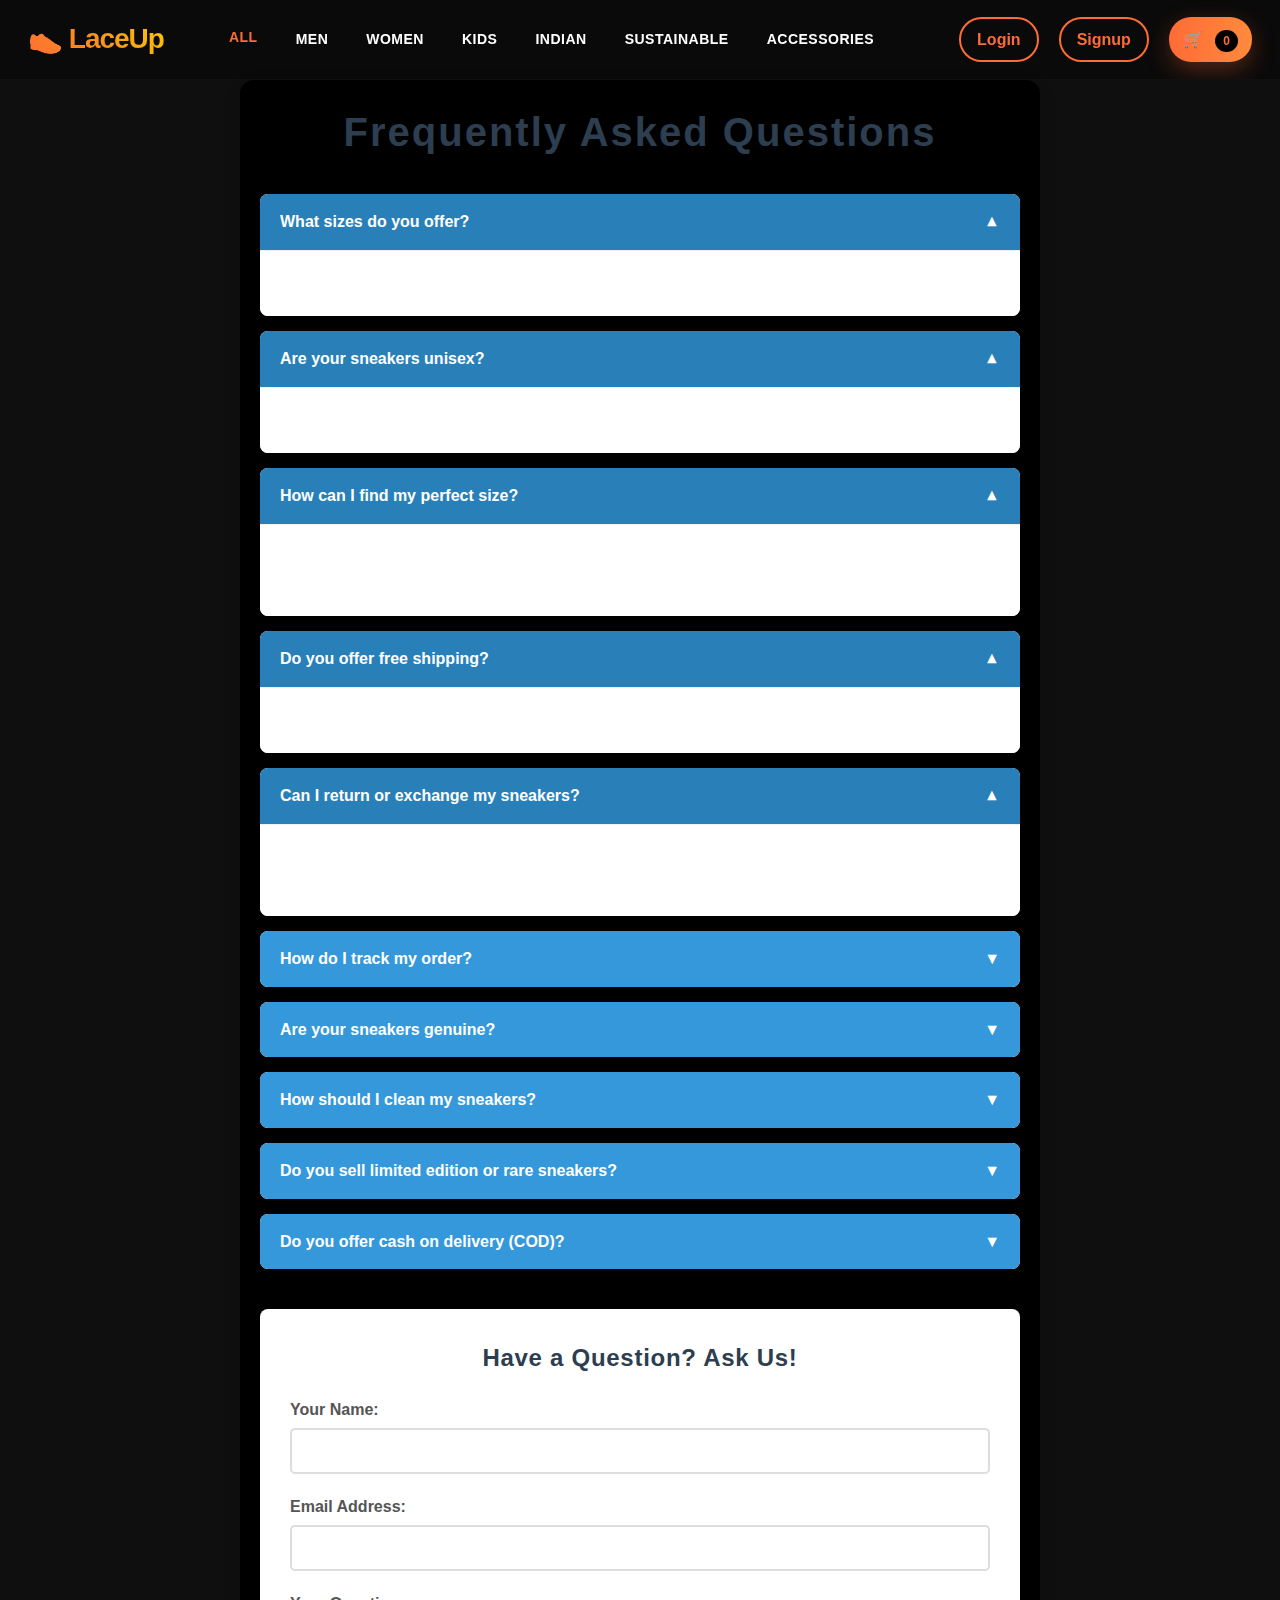
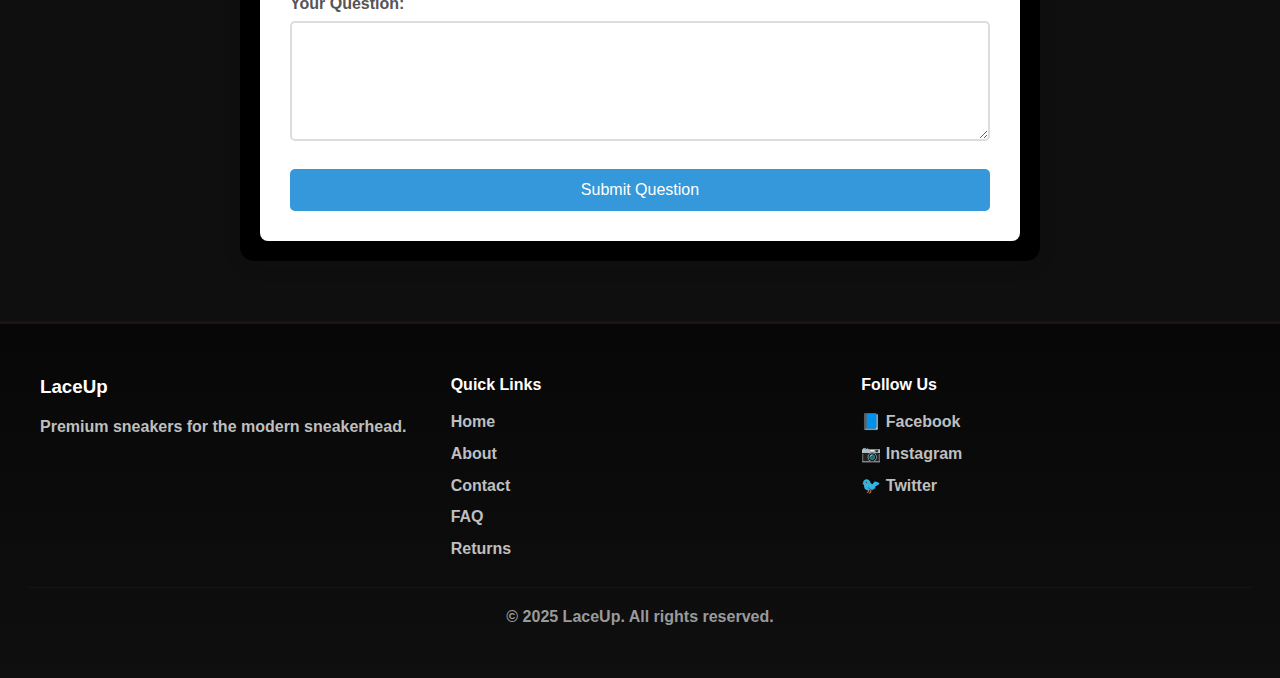
<file: faq.html>
<!DOCTYPE html>
<html lang="en">
<head>
    <meta charset="UTF-8">
    <meta name="viewport" content="width=device-width, initial-scale=1.0">
    <title>FAQ - Sneaker Store</title>
    <link rel="stylesheet" href="styles.css" />
    <style>
        * {
            margin: 0;
            padding: 0;
            box-sizing: border-box;
        }

        body {
            font-family: 'Arial', sans-serif;
            line-height: 1.6;
            color: #333;
            background-color: #f8f9fa;
        }

        .container {
            max-width: 800px;
            margin: 0 auto;
            padding: 20px;
        }

        h1 {
            text-align: center;
            color: #2c3e50;
            margin-bottom: 30px;
            font-size: 2.5rem;
        }

        .faq-item {
            background: white;
            margin-bottom: 15px;
            border-radius: 8px;
            box-shadow: 0 2px 5px rgba(0,0,0,0.1);
            overflow: hidden;
        }

        .faq-question {
            background: #3498db;
            color: white;
            padding: 15px 20px;
            cursor: pointer;
            font-weight: bold;
            display: flex;
            justify-content: space-between;
            align-items: center;
            transition: background-color 0.3s;
        }

        .faq-question:hover {
            background: #2980b9;
        }

        .faq-question.expanded {
            background: #2980b9;
        }

        .faq-answer {
            padding: 20px;
            background: white;
            border-top: 1px solid #ecf0f1;
        }

        .faq-answer.hidden {
            display: none;
        }

        .arrow {
            transition: transform 0.3s;
        }

        .arrow.rotated {
            transform: rotate(180deg);
        }

        .customer-question-section {
            margin-top: 40px;
            background: white;
            padding: 30px;
            border-radius: 8px;
            box-shadow: 0 2px 5px rgba(0,0,0,0.1);
        }

        .customer-question-section h2 {
            color: #2c3e50;
            margin-bottom: 20px;
            text-align: center;
        }

        .form-group {
            margin-bottom: 20px;
        }

        .form-group label {
            display: block;
            margin-bottom: 5px;
            font-weight: bold;
            color: #555;
        }

        .form-group input,
        .form-group textarea {
            width: 100%;
            padding: 12px;
            border: 2px solid #ddd;
            border-radius: 5px;
            font-size: 16px;
            transition: border-color 0.3s;
        }

        .form-group input:focus,
        .form-group textarea:focus {
            outline: none;
            border-color: #3498db;
        }

        .form-group textarea {
            height: 120px;
            resize: vertical;
        }

        .submit-btn {
            background: #3498db;
            color: white;
            padding: 12px 30px;
            border: none;
            border-radius: 5px;
            font-size: 16px;
            cursor: pointer;
            transition: background-color 0.3s;
            width: 100%;
        }

        .submit-btn:hover {
            background: #2980b9;
        }

        .ticket-info {
            background: #d4edda;
            border: 1px solid #c3e6cb;
            color: #155724;
            padding: 15px;
            border-radius: 5px;
            margin-top: 20px;
            display: none;
        }

        @media (max-width: 768px) {
            .container {
                padding: 15px;
            }
            
            h1 {
                font-size: 2rem;
            }
            
            .faq-question {
                padding: 12px 15px;
            }
            
            .faq-answer {
                padding: 15px;
            }
        }
    </style>
</head>
<body>

  <header class="navbar">
  <div class="logo">👟 LaceUp</div>
  <nav class="nav-menu">
    <a href="#" data-categeory="all">All</a>
    <a href="#" data-brand="men">Men</a>
    <a href="#" data-brand="women">Women</a>
    <a href="#" data-brand="kids">Kids</a>
    <a href="#" data-brand="indian">Indian</a>
    <a href="#" data-brand="sustainable">Sustainable</a>
    <a href="#" data-brand="accessories">Accessories</a>
    </nav>
  <div class="nav-right">
    <span id="user-info"></span>
    <a href="profile.html" id="profile-link" style="display: none;">Profile</a>
    <a href="login.html" id="login-link">Login</a>
    <a href="signup.html" id="signup-link">Signup</a>
    <div id="cart-toggle" class="cart-icon">🛒 <span id="cart-count">0</span></div>
  </div>
</header>

    <div class="container">
        <h1>Frequently Asked Questions</h1>
        
        <div class="faq-container">
            <!-- FAQ Item 1 - Expanded by default -->
            <div class="faq-item">
                <div class="faq-question expanded" onclick="toggleFAQ(this)">
                    <span>What sizes do you offer?</span>
                    <span class="arrow rotated">▼</span>
                </div>
                <div class="faq-answer">
                    We offer sneakers in sizes ranging from US 5 to US 13, including half sizes for a better fit.
                </div>
            </div>

            <!-- FAQ Item 2 - Expanded by default -->
            <div class="faq-item">
                <div class="faq-question expanded" onclick="toggleFAQ(this)">
                    <span>Are your sneakers unisex?</span>
                    <span class="arrow rotated">▼</span>
                </div>
                <div class="faq-answer">
                    Yes! Most of our sneaker designs are unisex unless otherwise stated in the product description.
                </div>
            </div>

            <!-- FAQ Item 3 - Expanded by default -->
            <div class="faq-item">
                <div class="faq-question expanded" onclick="toggleFAQ(this)">
                    <span>How can I find my perfect size?</span>
                    <span class="arrow rotated">▼</span>
                </div>
                <div class="faq-answer">
                    We recommend checking our size guide, available on each product page, and measuring your foot for accuracy.
                </div>
            </div>

            <!-- FAQ Item 4 - Expanded by default -->
            <div class="faq-item">
                <div class="faq-question expanded" onclick="toggleFAQ(this)">
                    <span>Do you offer free shipping?</span>
                    <span class="arrow rotated">▼</span>
                </div>
                <div class="faq-answer">
                    Yes, we offer free standard shipping on orders above ₹3,000 within India.
                </div>
            </div>

            <!-- FAQ Item 5 - Expanded by default -->
            <div class="faq-item">
                <div class="faq-question expanded" onclick="toggleFAQ(this)">
                    <span>Can I return or exchange my sneakers?</span>
                    <span class="arrow rotated">▼</span>
                </div>
                <div class="faq-answer">
                    Absolutely! We have a 14-day return and exchange policy as long as the sneakers are unworn and in their original packaging.
                </div>
            </div>

            <!-- FAQ Item 6 - Collapsed by default -->
            <div class="faq-item">
                <div class="faq-question" onclick="toggleFAQ(this)">
                    <span>How do I track my order?</span>
                    <span class="arrow">▼</span>
                </div>
                <div class="faq-answer hidden">
                    Once your order ships, you'll receive a tracking link via email to follow your package's journey.
                </div>
            </div>

            <!-- FAQ Item 7 - Collapsed by default -->
            <div class="faq-item">
                <div class="faq-question" onclick="toggleFAQ(this)">
                    <span>Are your sneakers genuine?</span>
                    <span class="arrow">▼</span>
                </div>
                <div class="faq-answer hidden">
                    Yes, we source all sneakers directly from authorized brands and distributors to ensure 100% authenticity.
                </div>
            </div>

            <!-- FAQ Item 8 - Collapsed by default -->
            <div class="faq-item">
                <div class="faq-question" onclick="toggleFAQ(this)">
                    <span>How should I clean my sneakers?</span>
                    <span class="arrow">▼</span>
                </div>
                <div class="faq-answer hidden">
                    For most sneakers, a soft brush and mild soap will work. Avoid putting them in the washing machine unless specified safe by the brand.
                </div>
            </div>

            <!-- FAQ Item 9 - Collapsed by default -->
            <div class="faq-item">
                <div class="faq-question" onclick="toggleFAQ(this)">
                    <span>Do you sell limited edition or rare sneakers?</span>
                    <span class="arrow">▼</span>
                </div>
                <div class="faq-answer hidden">
                    Yes, we occasionally drop limited edition releases. Follow us on Instagram and sign up for our newsletter to stay updated.
                </div>
            </div>

            <!-- FAQ Item 10 - Collapsed by default -->
            <div class="faq-item">
                <div class="faq-question" onclick="toggleFAQ(this)">
                    <span>Do you offer cash on delivery (COD)?</span>
                    <span class="arrow">▼</span>
                </div>
                <div class="faq-answer hidden">
                    Yes, COD is available for select locations within India.
                </div>
            </div>
        </div>

        <!-- Customer Question Section -->
        <div class="customer-question-section">
            <h2>Have a Question? Ask Us!</h2>
            <form id="questionForm">
                <div class="form-group">
                    <label for="customerName">Your Name:</label>
                    <input type="text" id="customerName" name="customerName" required>
                </div>
                
                <div class="form-group">
                    <label for="customerEmail">Email Address:</label>
                    <input type="email" id="customerEmail" name="customerEmail" required>
                </div>
                
                <div class="form-group">
                    <label for="customerQuestion">Your Question:</label>
                    <textarea id="customerQuestion" name="customerQuestion" placeholder="Please describe your question in detail..." required></textarea>
                </div>
                
                <button type="submit" class="submit-btn">Submit Question</button>
            </form>
            
            <div id="ticketInfo" class="ticket-info">
                <strong>Thank you for your question!</strong><br>
                Your support ticket has been generated with ID: <span id="ticketId"></span><br>
                We'll respond to your email within 24 hours.
            </div>
        </div>
    </div>

  <footer class="footer">
  <div class="footer-content">
    <div class="footer-section">
      <h3>LaceUp</h3>
      <p>Premium sneakers for the modern sneakerhead.</p>
    </div>
    <div class="footer-section">
      <h4>Quick Links</h4>
      <a href="index.html">Home</a>
      <a href="#">About</a>
      <a href="#">Contact</a>
      <a href="faq.html">FAQ</a>
      <a href="#">Returns</a>
    </div>
    <div class="footer-section">
      <h4>Follow Us</h4>
      <p>📘 Facebook</p>
      <p>📷 Instagram</p>
      <p>🐦 Twitter</p>
    </div>
  </div>
  <div class="footer-bottom">
    &copy; 2025 LaceUp. All rights reserved.
  </div>
</footer>

  <aside id="cart-sidebar">
    <div class="cart-header">
      <h3>Your Cart</h3>
      <button id="close-cart">✖</button>
    </div>
    <div id="cart-items"></div>
    <div class="cart-footer">
      <p>Total: ₹<span id="cart-total">0</span></p>
    </div>
  </aside>

    <script src="script.js"></script>
    <script>
        function toggleFAQ(element) {
            const answer = element.nextElementSibling;
            const arrow = element.querySelector('.arrow');
            
            if (answer.classList.contains('hidden')) {
                answer.classList.remove('hidden');
                arrow.classList.add('rotated');
                element.classList.add('expanded');
            } else {
                answer.classList.add('hidden');
                arrow.classList.remove('rotated');
                element.classList.remove('expanded');
            }
        }

        function generateTicketId() {
            return 'SNK-' + Date.now().toString().slice(-6) + Math.random().toString(36).substr(2, 3).toUpperCase();
        }

        document.getElementById('questionForm').addEventListener('submit', function(e) {
            e.preventDefault();
            
            const name = document.getElementById('customerName').value;
            const email = document.getElementById('customerEmail').value;
            const question = document.getElementById('customerQuestion').value;
            
            if (name && email && question) {
                const ticketId = generateTicketId();
                document.getElementById('ticketId').textContent = ticketId;
                document.getElementById('ticketInfo').style.display = 'block';
                
                // Reset form
                this.reset();
                
                // Hide ticket info after 10 seconds
                setTimeout(() => {
                    document.getElementById('ticketInfo').style.display = 'none';
                }, 10000);
            }
        });
    </script>
</body>
</html>
</file>
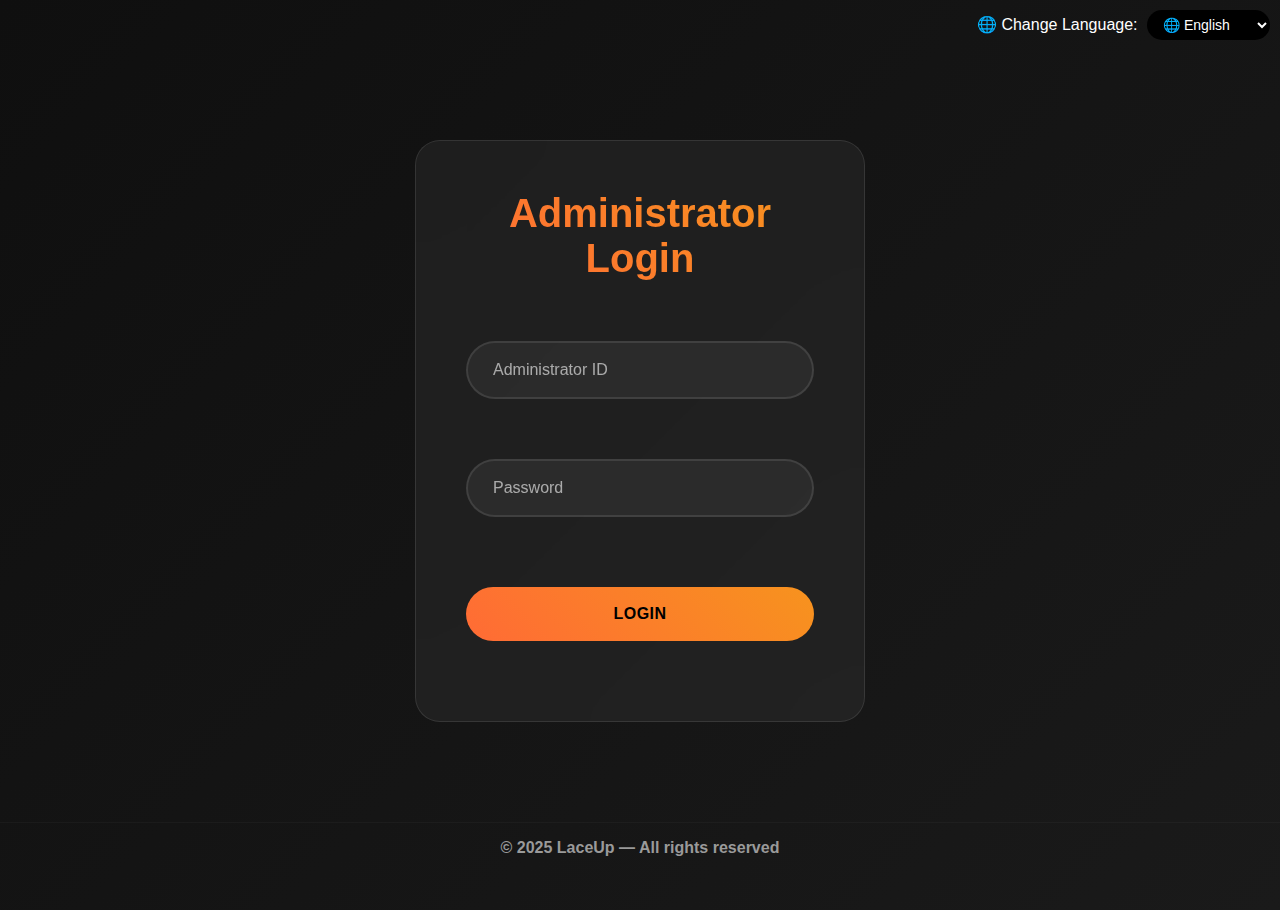
<file: hidddenpage.html>
<!DOCTYPE html>
<html lang="en">
<head>
    <link rel="icon" type="image/png" href="https://res.cloudinary.com/dke5q7i2l/image/upload/v1754965435/owgxi3g84tmn9ndlhlvb.png">
    <!-- Google tag (gtag.js) -->
<script async src="https://www.googletagmanager.com/gtag/js?id=G-Z8VB24K7D8"></script>
<script>
  window.dataLayer = window.dataLayer || [];
  function gtag(){dataLayer.push(arguments);}
  gtag('js', new Date());

  gtag('config', 'G-Z8VB24K7D8');
</script>
    <meta charset="UTF-8">
    <meta name="viewport" content="width=device-width, initial-scale=1.0">
    <title>LaceUp Admin Panel</title>
    <link rel="stylesheet" href="admin-styles.css">
</head>
<body>
    <!-- Language Switcher -->
<div style="text-align: right; margin: 10px;">
  <label for="languageSelect" style="color: white; margin-right: 5px;">🌐 Change Language:</label>
  <select id="languageSelect" class="language-switcher">
    <option value="en">🌐 English</option>
    <option value="hi">🌐 हिंदी</option>
    <option value="ml">🌐 മലയാളം</option>
  </select>
</div>

<!-- Hidden container for Google Translate -->
<div id="dummy_translate_container" style="display: none;"></div>

    <div id="loginSection" class="login-form">
        <h2>Administrator Login</h2>
        <form id="adminLoginForm">
            <div class="form-group">
                <input type="text" id="adminId" placeholder="Administrator ID" required>
            </div>
            <div class="form-group">
                <input type="password" id="adminPassword" placeholder="Password" required>
            </div>
            <button type="submit" class="login-btn">Login</button>
        </form>
    </div>

    <div id="adminContent" class="admin-content">
        <h1>👟 LaceUp Hidden Page</h1>
        
        <section>
            <h2>About LaceUp</h2>
            <p>LaceUp is a dynamic online platform that celebrates the global sneaker culture by offering a diverse marketplace featuring premium sneakers from every major brand. Our mission is to bridge the gap between sneaker enthusiasts worldwide and bring together a vast selection of authentic footwear that caters to style, performance, and sustainability. From iconic global giants to small-scale Indian artisans, LaceUp empowers consumers with choice and accessibility, no matter where they are.</p>
        </section>

        <section>
            <h2>Philosophy behind LaceUp</h2>
            <p>The idea of LaceUp was born out of a passionate conversation among eight sneaker lovers who realized a critical gap: millions of sneakerheads, especially in India, find it challenging to access international sneaker drops and limited editions. Simultaneously, promising local footwear brands struggle to gain visibility outside their immediate geography. This shared insight sparked the vision of a platform that does more than just sell shoes—it connects cultures, stories, and movements through sneakers.</p>
        </section>

        <section>
            <h2>Colour Scheme</h2>
            <p>LaceUp's color scheme combines sleek black and vibrant orange, deliberately chosen to captivate Generation Z. Black provides a bold, sophisticated, and timeless backdrop that enhances the presentation of our products, while orange injects energetic, youthful vibrancy that evokes excitement and creativity. This powerful contrast resonates with Gen Z's values of authenticity, innovation, and self-expression, drawing them into an immersive and engaging shopping experience.</p>
        </section>

        <section>
            <h2>The Divisions of Shoe Collection</h2>
            <ul>
                <li><strong>Men:</strong> Classic and trending sneakers crafted for men, ranging from athletic to casual and streetwear.</li>
                <li><strong>Women:</strong> The latest and most stylish sneakers designed to empower women's fashion and performance.</li>
                <li><strong>Kids:</strong> Comfortable, durable, and fun footwear to support children's active lifestyles.</li>
            </ul>
            <p>Each division offers an extensive assortment catering to diverse tastes, occasions, and needs, ensuring that every customer finds the perfect fit.</p>
        </section>

        <section>
            <h2>Why Choose LaceUp?</h2>
            <p>LaceUp stands apart by providing a seamless, immersive, and personalized sneaker shopping experience. Our platform goes beyond the conventional, featuring AR/VR virtual trial rooms, customization studios, and curated sneaker care accessories. We prioritize sustainability and inclusion by spotlighting indigenous and eco-friendly brands alongside international favorites. With continuous hype drops, rare collections, and a commitment to authenticity, LaceUp is the trusted choice for sneaker enthusiasts worldwide.</p>
        </section>

        <section>
            <h2>USP of LaceUp</h2>
            <ul>
                <li><strong>Global Reach:</strong> Access to international sneaker brands previously unreachable in many regions.</li>
                <li><strong>Empowerment of Local Brands:</strong> Giving high-potential Indian and sustainable brands a global voice.</li>
                <li><strong>Community Integration:</strong> Celebrating sneakerhead culture with limited editions and fresh releases.</li>
                <li><strong>Sustainability Focus:</strong> Offering eco-friendly and handcrafted options promoting environmental responsibility.</li>
            </ul>
        </section>

        <section>
            <h2>Team Members</h2>
            <p>The powerhouse behind LaceUp is a team of eight dedicated individuals with diverse expertise:</p>
            <div class="team-grid">
                <div class="team-member">
                    <h4>Aditya Wazir</h4>
                    <p>Head of Customer Relation and Feedback</p>
                </div>
                <div class="team-member">
                    <h4>Anushi Chhabra</h4>
                    <p>Head of Operations</p>
                </div>
                <div class="team-member">
                    <h4>Chhavi Panchal</h4>
                    <p>Head of Human Resources</p>
                </div>
                <div class="team-member">
                    <h4>Divanshi Jain</h4>
                    <p>Head of Technology</p>
                </div>
                <div class="team-member">
                    <h4>Harris Chaudhary</h4>
                    <p>Head of Supply Chain</p>
                </div>
                <div class="team-member">
                    <h4>Sakinala Rechita Nityashree</h4>
                    <p>Head of Finance</p>
                </div>
                <div class="team-member">
                    <h4>Tamanna</h4>
                    <p>Head of Marketing</p>
                </div>
                <div class="team-member">
                    <h4>Umang Agarwal</h4>
                    <p>Head of Advertising</p>
                </div>
            </div>
        </section>
        
        <button class="logout-btn" onclick="logout()">Logout</button>
    </div>

    <script>
        const ADMIN_ID = 'teamlaceup';
        const ADMIN_PASSWORD = '1234';

        document.getElementById('adminLoginForm').addEventListener('submit', function(e) {
            e.preventDefault();
            const inputId = document.getElementById('adminId').value;
            const inputPassword = document.getElementById('adminPassword').value;
            
            if (inputId === ADMIN_ID && inputPassword === ADMIN_PASSWORD) {
                document.getElementById('loginSection').style.display = 'none';
                document.getElementById('adminContent').style.display = 'block';
            }
        });

        function logout() {
            document.getElementById('loginSection').style.display = 'block';
            document.getElementById('adminContent').style.display = 'none';
            document.getElementById('adminLoginForm').reset();
        }
    </script>
    <script type="text/javascript">
  function googleTranslateElementInit() {
    new google.translate.TranslateElement({
      pageLanguage: 'en',
      includedLanguages: 'en,hi,ml',
      autoDisplay: false
    }, 'dummy_translate_container');
  }

  function changeLanguage(lang) {
    const select = document.querySelector('.goog-te-combo');
    if (select) {
      select.value = lang;
      select.dispatchEvent(new Event('change'));
    }
  }

  document.addEventListener("DOMContentLoaded", () => {
    const customSelect = document.getElementById("languageSelect");
    if (customSelect) {
      customSelect.addEventListener("change", (e) => {
        changeLanguage(e.target.value);
      });
    }
  });
</script>

<!-- Load Google Translate -->
<script src="//translate.google.com/translate_a/element.js?cb=googleTranslateElementInit"></script>
  <div class="footer-bottom">© 2025 LaceUp — All rights reserved</div>

</body>
</html>
</file>
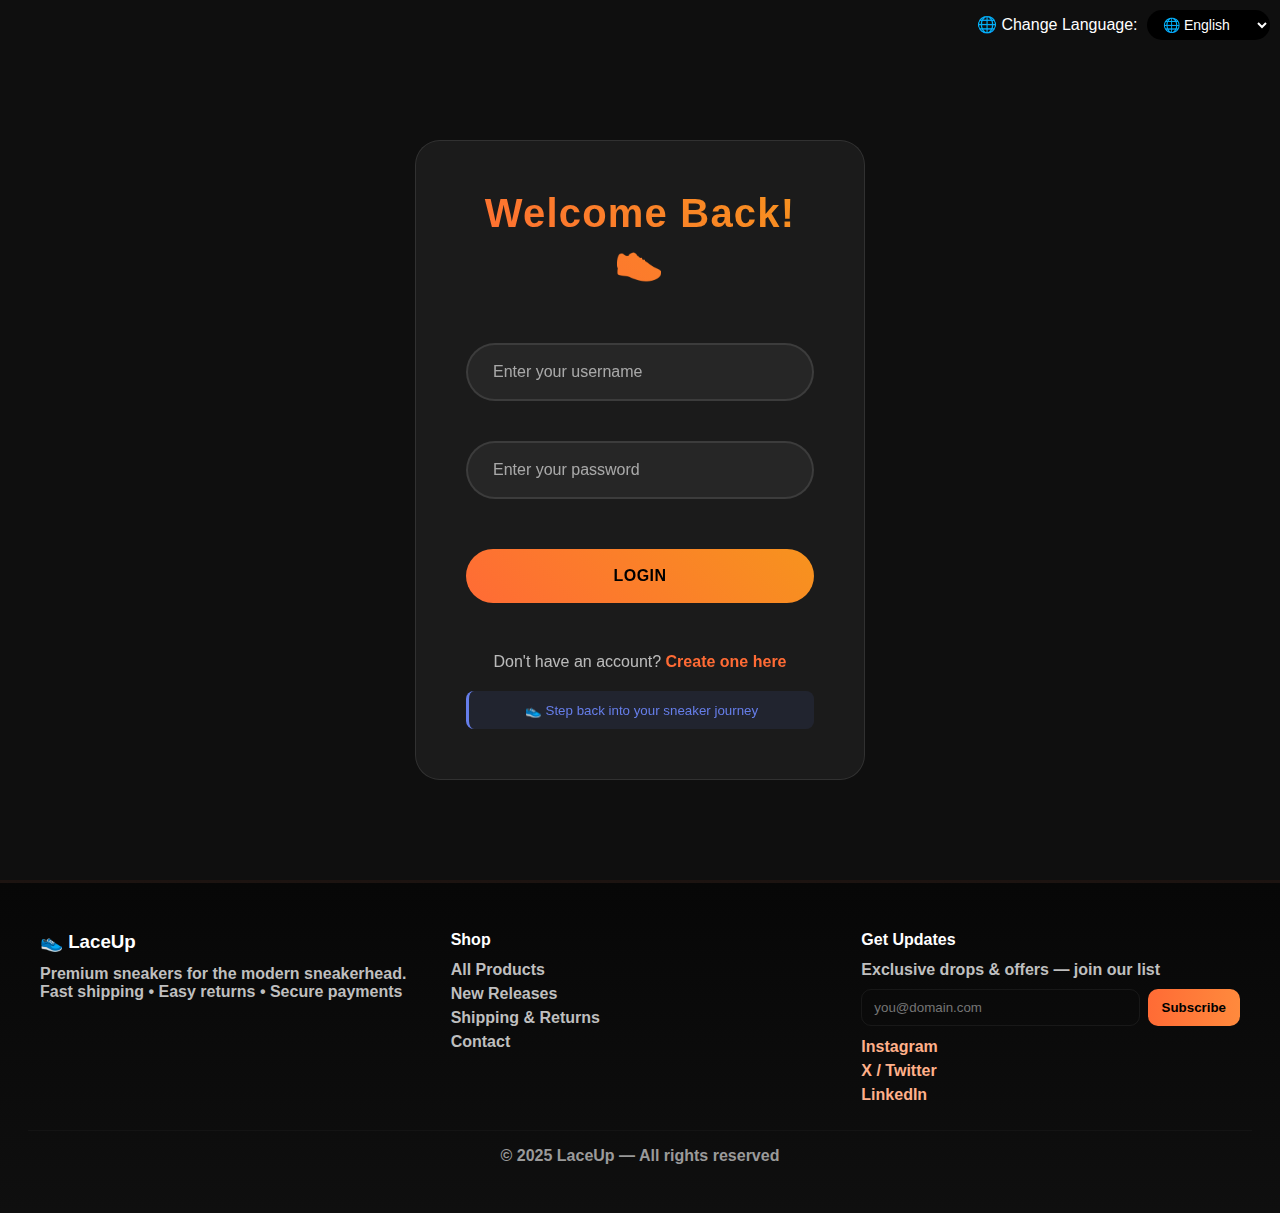
<file: login.html>
<!DOCTYPE html>
<html lang="en">
<head>
  <link rel="icon" type="image/png" href="https://res.cloudinary.com/dqka2nzzx/image/upload/v1754921014/WhatsApp_Image_2025-08-11_at_7.29.30_PM-removebg-preview_euhtnk.png">
  <link rel="stylesheet" href="styles.css" />
  <!-- Google tag (gtag.js) -->
<script async src="https://www.googletagmanager.com/gtag/js?id=G-Z8VB24K7D8"></script>
<script>
  window.dataLayer = window.dataLayer || [];
  function gtag(){dataLayer.push(arguments);}
  gtag('js', new Date());

  gtag('config', 'G-Z8VB24K7D8');
</script>
  <meta charset="UTF-8" />
  <title>Login - LaceUp</title>
  <link rel="stylesheet" href="styles.css" />
</head>
<body>
  <div style="text-align: right; margin: 10px;">
    <label for="languageSelect" style="color: white; margin-right: 5px;">🌐 Change Language:</label>
    <select id="languageSelect" class="language-switcher">
      <option value="en">🌐 English</option>
      <option value="hi">🌐 हिंदी</option>
      <option value="ml">🌐 മലയാളം</option>
    </select>

  </div>

<!-- Hidden container required by Google Translate -->
<div id="dummy_translate_container" style="display: none;"></div>
  <div class="auth-form">
    <h2>Welcome Back! 👟</h2>
    <input type="text" id="login-username" placeholder="Enter your username" required />
    <input type="password" id="login-password" placeholder="Enter your password" required />
    <button onclick="login()" id="loginBtn">
      <span class="btn-text">Login</span>
      <div class="loading" id="loginLoading" style="display: none;"></div>
    </button>
    <p>Don't have an account? <a href="signup.html">Create one here</a></p>
    <div class="demo-info">
      <small>👟 Step back into your sneaker journey</small>
    </div>
  </div>

  <script>
    function login() {
      const username = document.getElementById("login-username").value.trim();
      const password = document.getElementById("login-password").value.trim();
      const loginBtn = document.getElementById("loginBtn");
      const btnText = loginBtn.querySelector('.btn-text');
      const loading = document.getElementById('loginLoading');

      if (!username || !password) {
        showError("Please fill in all fields");
        return;
      }

      // Show loading
      btnText.style.display = 'none';
      loading.style.display = 'inline-block';
      loginBtn.disabled = true;

      // Simulate API call delay
      setTimeout(() => {
        let users = JSON.parse(localStorage.getItem("users") || "[]");
        const user = users.find(u => u.username === username && u.password === password);

        if (!user) {
          showError("Invalid username or password");
          btnText.style.display = 'inline';
          loading.style.display = 'none';
          loginBtn.disabled = false;
          return;
        }

        localStorage.setItem("loggedInUser", JSON.stringify(user));
        showSuccess("Login successful! Redirecting...");
        
        setTimeout(() => {
          window.location.href = "index.html";
        }, 1500);
      }, 1000);
    }

    function showError(message) {
      const toast = document.createElement('div');
      toast.className = 'toast error';
      toast.textContent = message;
      toast.style.background = 'linear-gradient(45deg, #ff6b6b, #ee5a52)';
      document.body.appendChild(toast);
      
      setTimeout(() => toast.classList.add('show'), 100);
      setTimeout(() => {
        toast.classList.remove('show');
        setTimeout(() => document.body.removeChild(toast), 300);
      }, 3000);
    }

    function showSuccess(message) {
      const toast = document.createElement('div');
      toast.className = 'toast success';
      toast.textContent = message;
      toast.style.background = 'linear-gradient(45deg, #51cf66, #40c057)';
      document.body.appendChild(toast);
      
      setTimeout(() => toast.classList.add('show'), 100);
      setTimeout(() => {
        toast.classList.remove('show');
        setTimeout(() => document.body.removeChild(toast), 300);
      }, 3000);
    }

    // Enter key support
    document.addEventListener('keypress', (e) => {
      if (e.key === 'Enter') {
        login();
      }
    });
  </script>
  <script type="text/javascript">
  function googleTranslateElementInit() {
    new google.translate.TranslateElement({
      pageLanguage: 'en',
      includedLanguages: 'en,hi,ml',
      autoDisplay: false
    }, 'dummy_translate_container');
  }

  function changeLanguage(lang) {
    const select = document.querySelector('.goog-te-combo');
    if (select) {
      select.value = lang;
      select.dispatchEvent(new Event('change'));
    }
  }

  document.addEventListener("DOMContentLoaded", () => {
    const customSelect = document.getElementById("languageSelect");
    if (customSelect) {
      customSelect.addEventListener("change", (e) => {
        changeLanguage(e.target.value);
      });
    }
  });
</script>

<script src="//translate.google.com/translate_a/element.js?cb=googleTranslateElementInit"></script>


<footer class="footer">
  <div class="footer-content">
    <div class="footer-section about">
      <h3>👟 LaceUp</h3>
      <p>Premium sneakers for the modern sneakerhead. Fast shipping • Easy returns • Secure payments</p>
    </div>

    <div class="footer-section links">
      <h4>Shop</h4>
      <a href="index.html">All Products</a>
      <a href="product.html">New Releases</a>
      <a href="faq.html">Shipping & Returns</a>
      <a href="contact.html">Contact</a>
    </div>

    <div class="footer-section newsletter">
      <h4>Get Updates</h4>
      <p class="text-muted">Exclusive drops & offers — join our list</p>
      <form class="footer-newsletter" onsubmit="event.preventDefault(); alert('Thanks for subscribing!');">
        <input type="email" placeholder="you@domain.com" aria-label="Subscribe email" required/>
        <button type="submit">Subscribe</button>
      </form>
      <div style="margin-top:12px">
        <a href="#" style="margin-right:10px; color:#ffb08a; font-weight:700;">Instagram</a>
        <a href="#" style="margin-right:10px; color:#ffb08a; font-weight:700;">X / Twitter</a>
        <a href="#" style="color:#ffb08a; font-weight:700;">LinkedIn</a>
      </div>
    </div>
  </div>

  <div class="footer-bottom">© 2025 LaceUp — All rights reserved</div>
</footer>

</body>
</html>
</file>
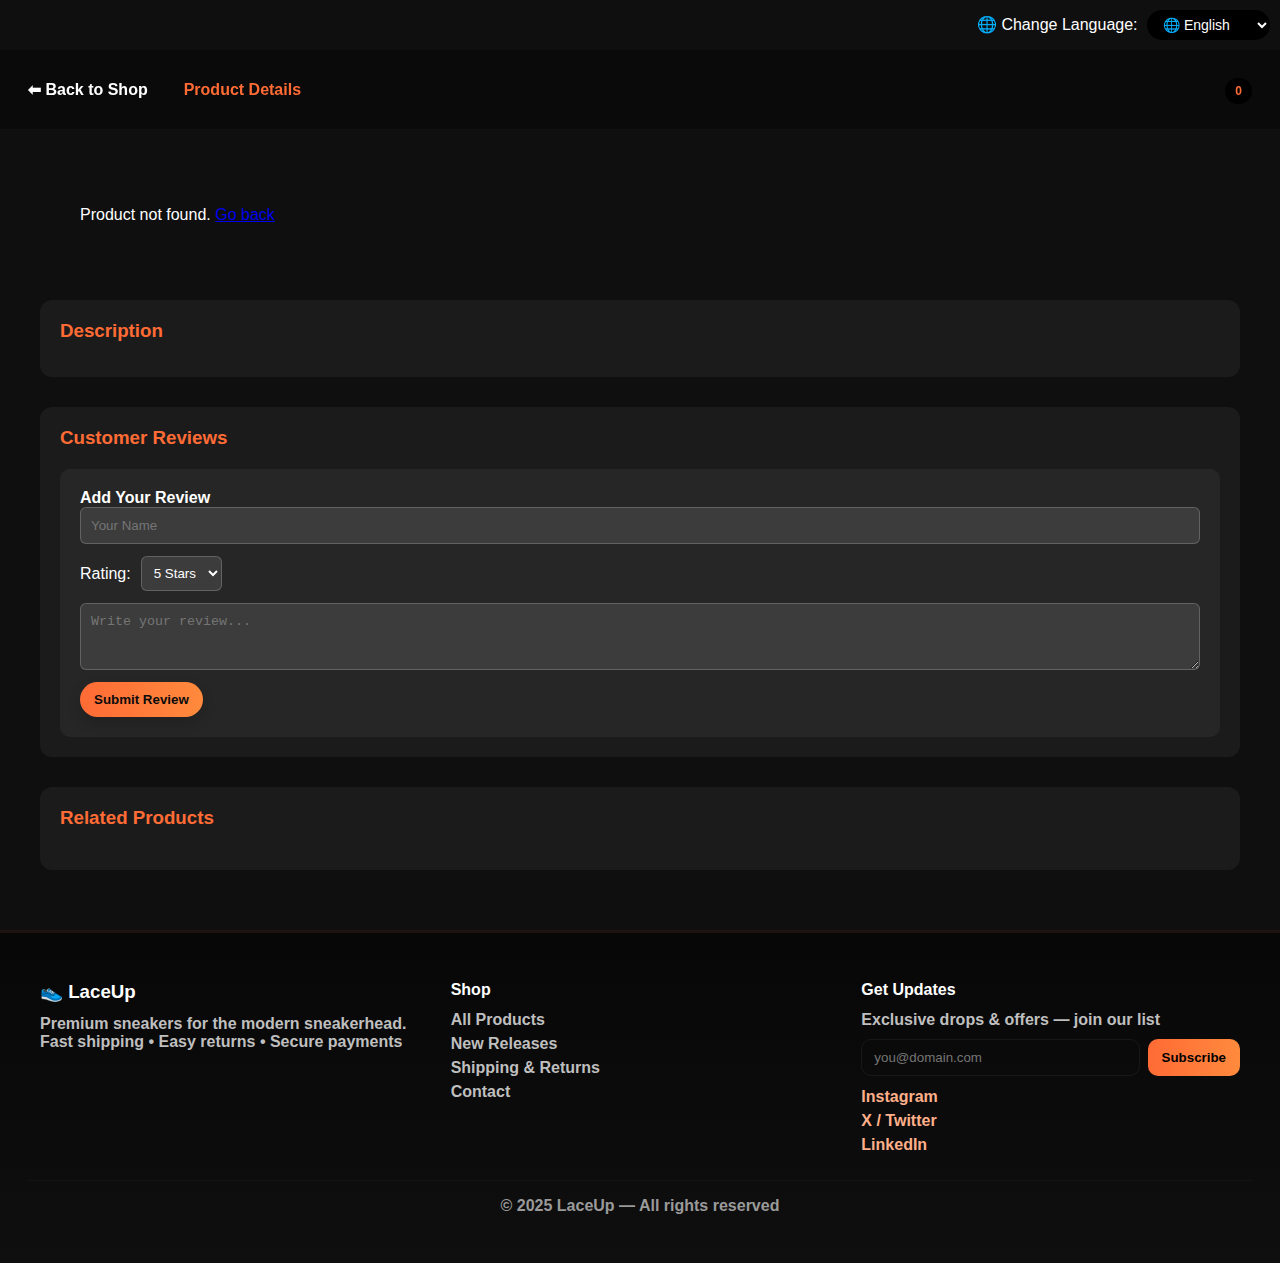
<file: product.html>
<!DOCTYPE html>
<html lang="en">
<head>
        <link rel="icon" type="image/png" href="https://res.cloudinary.com/dqka2nzzx/image/upload/v1754921014/WhatsApp_Image_2025-08-11_at_7.29.30_PM-removebg-preview_euhtnk.png">
        <link rel="stylesheet" href="styles.css" />

        <!-- Google tag (gtag.js) -->
      <script async src="https://www.googletagmanager.com/gtag/js?id=G-Z8VB24K7D8"></script>
      <script>
        window.dataLayer = window.dataLayer || [];
        function gtag(){dataLayer.push(arguments);}
        gtag('js', new Date());
      
        gtag('config', 'G-Z8VB24K7D8');
      </script>
  <meta charset="utf-8" />
  <meta name="viewport" content="width=device-width, initial-scale=1" />
  <title>Product — LaceUp</title>
</head>
<body>
<!-- Language Switcher -->
<div style="text-align: right; margin: 10px;">
  <label for="languageSelect" style="color: white; margin-right: 5px;">🌐 Change Language:</label>
  <select id="languageSelect" class="language-switcher">
    <option value="en">🌐 English</option>
    <option value="hi">🌐 हिंदी</option>
    <option value="ml">🌐 മലയാളം</option>
  </select>
</div>

<!-- Hidden container for Google Translate -->
<div id="dummy_translate_container" style="display: none;"></div>

  <header class="navbar" style="position:sticky; top:0; z-index:50;">
    <div style="display:flex; align-items:center; gap:18px;">
      <a href="index.html" style="color:white; text-decoration:none; font-weight:700;">⬅ Back to Shop</a>
      <div style="color: #ff6b35; font-weight:900; margin-left:18px;">Product Details</div>
    </div>
    <div>
      <span id="cart-count" style="background:#000; padding:6px 10px; border-radius:20px;">0</span>
    </div>
  </header>

  <main>
    <div id="product-root" class="product-hero"></div>

    <div class="section" id="descriptionSection">
      <h3>Description</h3>
      <p id="longDescription" class="small"></p>
    </div>

    <div class="section reviews" id="reviewsSection">
      <h3>Customer Reviews</h3>
      <div id="reviewsList"></div>
      
      <div style="margin-top: 20px; padding: 20px; background: rgba(255,255,255,0.05); border-radius: 10px;">
        <h4>Add Your Review</h4>
        <form id="reviewForm" style="display: flex; flex-direction: column; gap: 12px;">
          <input type="text" id="reviewerName" placeholder="Your Name" required style="padding: 10px; border-radius: 6px; border: 1px solid rgba(255,255,255,0.2); background: rgba(255,255,255,0.1); color: white;">
          <div style="display: flex; gap: 10px; align-items: center;">
            <label style="color: white;">Rating:</label>
            <select id="reviewRating" required style="padding: 8px; border-radius: 6px; border: 1px solid rgba(255,255,255,0.2); background: rgba(255,255,255,0.1); color: white;">
              <option value="5">5 Stars</option>
              <option value="4">4 Stars</option>
              <option value="3">3 Stars</option>
              <option value="2">2 Stars</option>
              <option value="1">1 Star</option>
            </select>
          </div>
          <textarea id="reviewText" placeholder="Write your review..." required rows="3" style="padding: 10px; border-radius: 6px; border: 1px solid rgba(255,255,255,0.2); background: rgba(255,255,255,0.1); color: white; resize: vertical;"></textarea>
          <button type="submit" class="btn-primary" style="align-self: flex-start;">Submit Review</button>
        </form>
      </div>
    </div>

    <div class="section related-section">
      <h3>Related Products</h3>
      <div class="related" id="relatedList"></div>
    </div>
  </main>

  <script src="script.js"></script>
  <script>
    // Toast notification function
    function showToast(message, duration = 2500) {
      const toast = document.createElement('div');
      toast.style.cssText = `
        position: fixed; top: 20px; right: 20px; z-index: 1000;
        background: linear-gradient(45deg, #ff6b35, #f7931e);
        color: black; padding: 12px 20px; border-radius: 8px;
        font-weight: bold; box-shadow: 0 4px 12px rgba(0,0,0,0.3);
        transform: translateX(100%); transition: transform 0.3s ease;
      `;
      toast.textContent = message;
      document.body.appendChild(toast);
      
      setTimeout(() => toast.style.transform = 'translateX(0)', 50);
      setTimeout(() => {
        toast.style.transform = 'translateX(100%)';
        setTimeout(() => toast.remove(), 300);
      }, duration);
    }
    const params = new URLSearchParams(window.location.search);
    const id = parseInt(params.get('id'), 10);
    const product = sneakerData.find(s => s.id === id);

    if (!product) {
      document.getElementById('product-root').innerHTML = '<div style="padding:40px; color:#fff;">Product not found. <a href="index.html">Go back</a></div>';
    } else {
      const images = product.images || [product.image, product.image, product.image];
      const sizes = product.sizes || ["6","7","8","9","10","11"];
      const colors = product.colors || ["White","Black","Grey"];
      const rating = product.rating || 4.4;
      const reviews = product.reviews || [
        { name: "Aanya", stars:5, text:"Great fit & fast delivery!" },
        { name: "Ravi", stars:4, text:"Comfortable but slightly narrow." }
      ];

      // Fill product details
      document.getElementById('product-root').innerHTML = `
        <div class="gallery">
          <img id="mainImg" class="main-image" src="${images[0]}" alt="${product.alt}" />
          <div class="thumbs">${images.map((img, i) =>
          `<img src="${img}" alt="${product.alt}" class="${i === 0 ? 'active':''}" onclick="document.getElementById('mainImg').src='${img}';document.querySelectorAll('.thumbs img').forEach(x=>x.classList.remove('active'));this.classList.add('active');" />`
        ).join('')}</div>
        </div>
        <div class="details">
          <div class="brand">${product.brand}</div>
          <h1 class="product-title">${product.title}</h1>
          <div class="rating">★ ${rating.toFixed(1)} <span class="small">• ${reviews.length} reviews</span></div>
          <div class="price">₹${product.price.toLocaleString()}</div>
          <div class="selectors">
            <select id="sizeSelect">${sizes.map(s=>`<option value="${s}">${s}</option>`).join('')}</select>
            <select id="colorSelect">${colors.map(c=>`<option value="${c}">${c}</option>`).join('')}</select>
            <input id="qty" type="number" min="1" value="1" />
          </div>
          <div class="actions">
            <button id="addBtn" class="btn-primary card-add-btn card-add-btn">Add to Cart</button>
            <button id="buyBtn" class="btn-outline">Buy Now</button>
          </div>
        </div>
      `;

      // Description
      document.getElementById('longDescription').innerText =
        product.longDescription || product.description || "Premium materials, comfortable cushioning and modern silhouette.";

      // Reviews - load from localStorage if available
      const storageKey = `reviews_${product.id}`;
      const savedReviews = JSON.parse(localStorage.getItem(storageKey)) || reviews;
      document.getElementById('reviewsList').innerHTML =
        savedReviews.map(r=>`<div class="review"><strong>${r.name}</strong> ★ ${r.stars}<p>${r.text}</p></div>`).join('');

      // Related
      const relatedItems = sneakerData.filter(s => s.id !== product.id).slice(0,6);
      document.getElementById('relatedList').innerHTML =
        relatedItems.map(s=>`<a href="product.html?id=${s.id}" style="text-decoration:none;color:inherit;"><div><img src="${s.image}" style="width:160px;height:100px;object-fit:cover;border-radius:8px;" /><div>${s.title}</div><div style="color:#ff6b35;">₹${s.price}</div></div></a>`).join('');

      // Add to Cart button
      document.getElementById('addBtn').addEventListener('click', function(e) {
        const size = document.getElementById('sizeSelect').value;
        const color = document.getElementById('colorSelect').value;
        const qty = parseInt(document.getElementById('qty').value, 10) || 1;
        addToCart(e, product.id, { size, color, qty });
      });

      // Buy Now button - direct checkout without adding to cart
      document.getElementById('buyBtn').addEventListener('click', function() {
        const size = document.getElementById('sizeSelect').value;
        const color = document.getElementById('colorSelect').value;
        const qty = parseInt(document.getElementById('qty').value, 10) || 1;
        
        // Create temporary checkout item
        const checkoutItem = {
          id: product.id,
          title: product.title,
          brand: product.brand,
          price: product.price,
          size: size,
          color: color,
          qty: qty,
          image: images[0]
        };
        
        // Store for checkout
        localStorage.setItem('directCheckout', JSON.stringify([checkoutItem]));
        
        // Redirect directly to checkout
        window.location.href = 'checkout.html?direct=true';
      });
      
      // Review form submission
      document.getElementById('reviewForm').addEventListener('submit', function(e) {
        e.preventDefault();
        
        const name = document.getElementById('reviewerName').value.trim();
        const rating = parseInt(document.getElementById('reviewRating').value);
        const text = document.getElementById('reviewText').value.trim();
        
        if (!name || !text) return;
        
        // Get existing reviews from localStorage or use default
        const storageKey = `reviews_${product.id}`;
        let productReviews = JSON.parse(localStorage.getItem(storageKey)) || reviews;
        
        // Add new review
        const newReview = { name, stars: rating, text };
        productReviews.unshift(newReview);
        
        // Save to localStorage
        localStorage.setItem(storageKey, JSON.stringify(productReviews));
        
        // Update display
        document.getElementById('reviewsList').innerHTML = 
          productReviews.map(r=>`<div class="review"><strong>${r.name}</strong> ★ ${r.stars}<p>${r.text}</p></div>`).join('');
        
        // Reset form
        document.getElementById('reviewForm').reset();
        
        // Show success message
        if (typeof showToast === 'function') {
          showToast('Review added successfully! ✓', 2000);
        }
      });

      // Update cart count
      updateCartCount();
    }
  </script>
<script type="text/javascript">
  function googleTranslateElementInit() {
    new google.translate.TranslateElement({
      pageLanguage: 'en',
      includedLanguages: 'en,hi,ml',
      autoDisplay: false
    }, 'dummy_translate_container');
  }

  function changeLanguage(lang) {
    const select = document.querySelector('.goog-te-combo');
    if (select) {
      select.value = lang;
      select.dispatchEvent(new Event('change'));
    }
  }

  document.addEventListener("DOMContentLoaded", () => {
    const customSelect = document.getElementById("languageSelect");
    if (customSelect) {
      customSelect.addEventListener("change", (e) => {
        changeLanguage(e.target.value);
      });
    }
  });
</script>

<!-- Load Google Translate -->
<script src="//translate.google.com/translate_a/element.js?cb=googleTranslateElementInit"></script>


<footer class="footer">
  <div class="footer-content">
    <div class="footer-section about">
      <h3>👟 LaceUp</h3>
      <p>Premium sneakers for the modern sneakerhead. Fast shipping • Easy returns • Secure payments</p>
    </div>

    <div class="footer-section links">
      <h4>Shop</h4>
      <a href="index.html">All Products</a>
      <a href="product.html">New Releases</a>
      <a href="faq.html">Shipping & Returns</a>
      <a href="contact.html">Contact</a>
    </div>

    <div class="footer-section newsletter">
      <h4>Get Updates</h4>
      <p class="text-muted">Exclusive drops & offers — join our list</p>
      <form class="footer-newsletter" onsubmit="event.preventDefault(); alert('Thanks for subscribing!');">
        <input type="email" placeholder="you@domain.com" aria-label="Subscribe email" required/>
        <button type="submit">Subscribe</button>
      </form>
      <div style="margin-top:12px">
        <a href="#" style="margin-right:10px; color:#ffb08a; font-weight:700;">Instagram</a>
        <a href="#" style="margin-right:10px; color:#ffb08a; font-weight:700;">X / Twitter</a>
        <a href="#" style="color:#ffb08a; font-weight:700;">LinkedIn</a>
      </div>
    </div>
  </div>

  <div class="footer-bottom">© 2025 LaceUp — All rights reserved</div>
</footer>

</body>
</html>
</file>
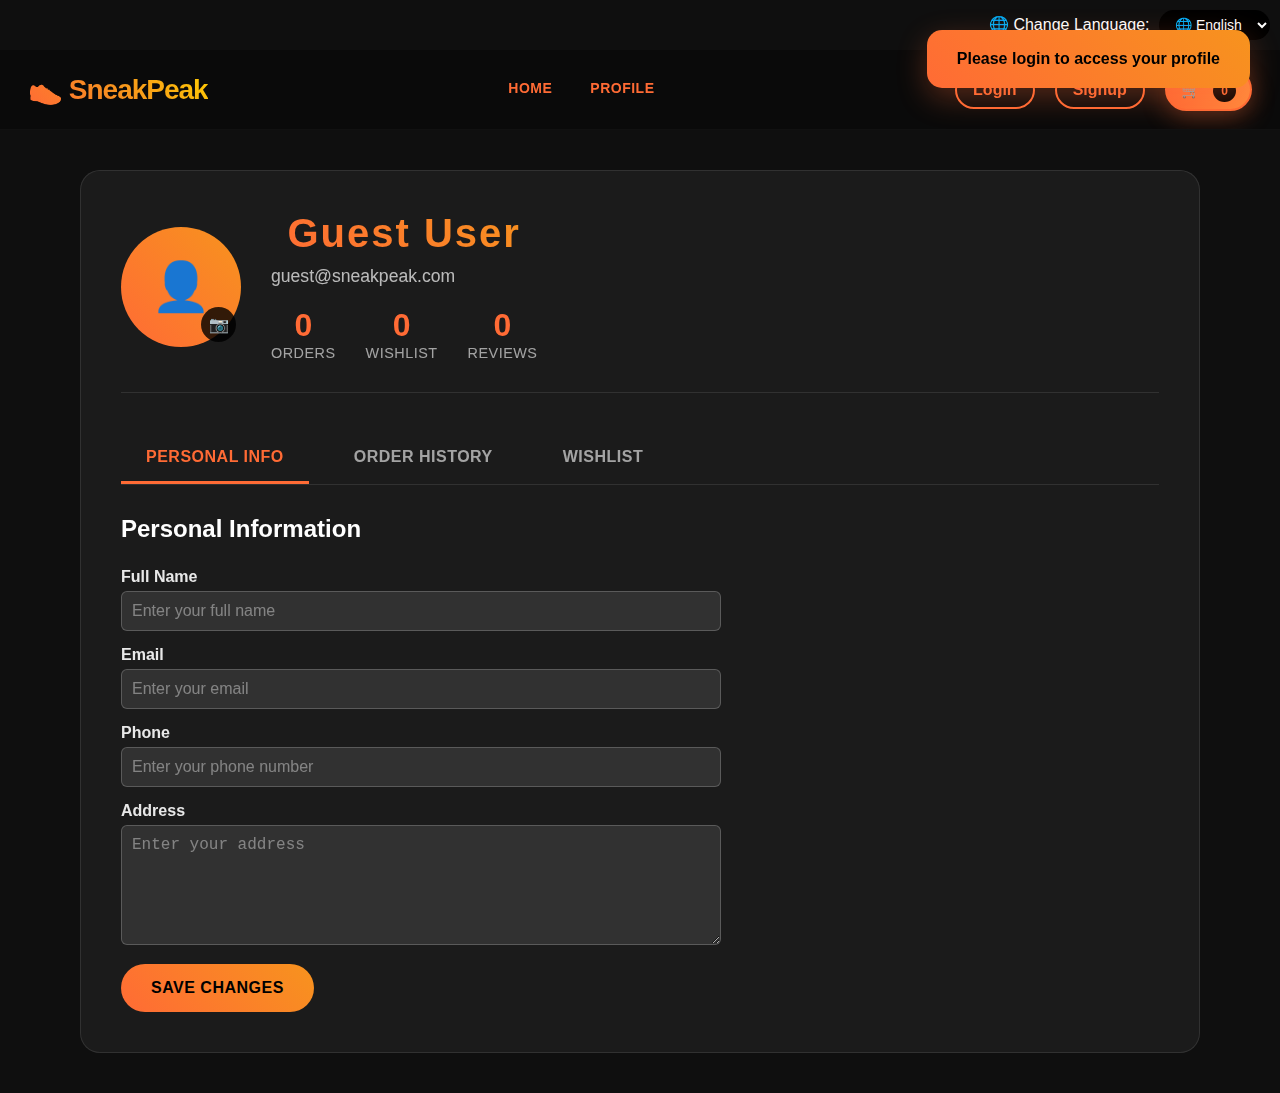
<file: profile.html>
<!DOCTYPE html>
<html lang="en">
<head>
  <!-- Google tag (gtag.js) -->
<script async src="https://www.googletagmanager.com/gtag/js?id=G-Z8VB24K7D8"></script>
<script>
  window.dataLayer = window.dataLayer || [];
  function gtag(){dataLayer.push(arguments);}
  gtag('js', new Date());

  gtag('config', 'G-Z8VB24K7D8');
</script>
  <meta charset="UTF-8" />
  <meta name="viewport" content="width=device-width, initial-scale=1.0"/>
  <title>Profile - SneakPeak</title>
  <link rel="stylesheet" href="styles.css" />
</head>
<body>
<div style="text-align: right; margin: 10px;">
  <label for="languageSelect" style="color: white; margin-right: 5px;">🌐 Change Language:</label>
  <select id="languageSelect" class="language-switcher">
    <option value="en">🌐 English</option>
    <option value="hi">🌐 हिंदी</option>
  </select>
</div>

<!-- Hidden container required by Google Translate -->
<div id="dummy_translate_container" style="display: none;"></div>

  <header class="navbar">
    <div class="logo" onclick="window.location.href='index.html'">👟 SneakPeak</div>
    <nav class="nav-menu">
      <a href="index.html">Home</a>
      <a href="profile.html" class="active">Profile</a>
    </nav>
    <div class="nav-right">
      <a href="profile.html" id="profile-link" style="display: none;"></a>
      <a href="login.html" id="login-link">Login</a>
      <a href="signup.html" id="signup-link">Signup</a>
      <a href="cart.html" class="cart-icon">🛒 <span id="cart-count">0</span></a>
    </div>
  </header>

  <section class="profile-section">
    <div class="profile-container">
      <div class="profile-header">
        <div class="profile-avatar">
          <div class="avatar-circle" id="avatar-display">👤</div>
          <button class="edit-avatar-btn" onclick="changeAvatar()">📷</button>
        </div>
        <div class="profile-info">
          <h1 id="profile-name">Guest User</h1>
          <p id="profile-email">guest@sneakpeak.com</p>
          <div class="profile-stats">
            <div class="stat">
              <span class="stat-number" id="orders-count">0</span>
              <span class="stat-label">Orders</span>
            </div>
            <div class="stat">
              <span class="stat-number" id="wishlist-count">0</span>
              <span class="stat-label">Wishlist</span>
            </div>
            <div class="stat">
              <span class="stat-number" id="reviews-count">0</span>
              <span class="stat-label">Reviews</span>
            </div>
          </div>
        </div>
      </div>

      <div class="profile-content">
        <div class="profile-tabs">
          <button class="tab-btn active" onclick="showTab('personal')">Personal Info</button>
          <button class="tab-btn" onclick="showTab('orders')">Order History</button>
          <button class="tab-btn" onclick="showTab('wishlist')">Wishlist</button>
        </div>

        <div id="personal-tab" class="tab-content active">
          <div class="profile-form">
            <h3>Personal Information</h3>
            <div class="form-group">
              <label>Full Name</label>
              <input type="text" id="full-name" placeholder="Enter your full name">
            </div>
            <div class="form-group">
              <label>Email</label>
              <input type="email" id="email" placeholder="Enter your email">
            </div>
            <div class="form-group">
              <label>Phone</label>
              <input type="tel" id="phone" placeholder="Enter your phone number">
            </div>
            <div class="form-group">
              <label>Address</label>
              <textarea id="address" placeholder="Enter your address" rows="3"></textarea>
            </div>
            <button class="save-btn" onclick="saveProfile()">Save Changes</button>
          </div>
        </div>

        <div id="orders-tab" class="tab-content">
          <h3>Order History</h3>
          <div id="orders-list" class="orders-container">
            <div class="empty-state">
              <div class="empty-icon">📦</div>
              <p>No orders yet</p>
              <small>Start shopping to see your orders here</small>
            </div>
          </div>
        </div>

        <div id="wishlist-tab" class="tab-content">
          <h3>My Wishlist</h3>
          <div id="wishlist-items" class="wishlist-container">
            <div class="empty-state">
              <div class="empty-icon">❤️</div>
              <p>Your wishlist is empty</p>
              <small>Add items to your wishlist to see them here</small>
            </div>
          </div>
        </div>
      </div>
    </div>
  </section>

  <aside id="cart-sidebar">
    <div class="cart-header">
      <h3>Your Cart</h3>
      <button id="close-cart">✖</button>
    </div>
    <div id="cart-items"></div>
    <div class="cart-footer">
      <p>Total: ₹<span id="cart-total">0</span></p>
    </div>
  </aside>

  <script src="script.js"></script>
  <script>
    // Profile-specific functionality
    let currentUser = JSON.parse(localStorage.getItem("loggedInUser"));
    let userProfile = JSON.parse(localStorage.getItem("userProfile")) || {};

    // Redirect if not logged in
    if (!currentUser) {
      showToast('Please login to access your profile', 3000);
      setTimeout(() => {
        window.location.href = 'login.html';
      }, 2000);
    }

    // Initialize profile
    document.addEventListener('DOMContentLoaded', () => {
      if (currentUser) {
        loadProfile();
        loadOrders();
        loadWishlist();
      }
    });

    function loadProfile() {
      document.getElementById('profile-name').textContent = currentUser.fullName || currentUser.username;
      document.getElementById('profile-email').textContent = currentUser.email || 'No email provided';
      
      // Load saved profile data
      if (userProfile[currentUser.username]) {
        const profile = userProfile[currentUser.username];
        document.getElementById('full-name').value = profile.fullName || '';
        document.getElementById('email').value = profile.email || '';
        document.getElementById('phone').value = profile.phone || '';
        document.getElementById('address').value = profile.address || '';
        
        // Update avatar if exists
        if (profile.avatar) {
          document.getElementById('avatar-display').textContent = profile.avatar;
        }
      }
      
      // Update stats
      updateStats();
    }

    function saveProfile() {
      const fullName = document.getElementById('full-name').value.trim();
      const email = document.getElementById('email').value.trim();
      const phone = document.getElementById('phone').value.trim();
      const address = document.getElementById('address').value.trim();

      if (!fullName || !email) {
        showToast('Please fill in required fields', 3000);
        return;
      }

      // Save to profile storage
      if (!userProfile[currentUser.username]) {
        userProfile[currentUser.username] = {};
      }
      
      userProfile[currentUser.username] = {
        ...userProfile[currentUser.username],
        fullName,
        email,
        phone,
        address,
        lastUpdated: new Date().toISOString()
      };

      localStorage.setItem('userProfile', JSON.stringify(userProfile));
      
      // Update current user data
      currentUser.fullName = fullName;
      currentUser.email = email;
      localStorage.setItem('loggedInUser', JSON.stringify(currentUser));
      
      document.getElementById('profile-name').textContent = fullName;
      document.getElementById('profile-email').textContent = email;
      
      showToast('Profile updated successfully! ✅', 2000);
    }

    function changeAvatar() {
      const avatars = ['👤', '🧑', '👨', '👩', '🧔', '👱', '🧑‍💼', '👨‍💼', '👩‍💼', '🧑‍🎓', '👨‍🎓', '👩‍🎓'];
      const currentAvatar = document.getElementById('avatar-display').textContent;
      const currentIndex = avatars.indexOf(currentAvatar);
      const nextIndex = (currentIndex + 1) % avatars.length;
      const newAvatar = avatars[nextIndex];
      
      document.getElementById('avatar-display').textContent = newAvatar;
      
      // Save avatar
      if (!userProfile[currentUser.username]) {
        userProfile[currentUser.username] = {};
      }
      userProfile[currentUser.username].avatar = newAvatar;
      localStorage.setItem('userProfile', JSON.stringify(userProfile));
      
      showToast('Avatar updated! 📷', 1500);
    }

    function showTab(tabName) {
      // Hide all tabs
      document.querySelectorAll('.tab-content').forEach(tab => {
        tab.classList.remove('active');
      });
      document.querySelectorAll('.tab-btn').forEach(btn => {
        btn.classList.remove('active');
      });
      
      // Show selected tab
      document.getElementById(tabName + '-tab').classList.add('active');
      event.target.classList.add('active');
    }

    function loadOrders() {
      const orders = JSON.parse(localStorage.getItem('userOrders')) || {};
      const userOrders = orders[currentUser.username] || [];
      const ordersContainer = document.getElementById('orders-list');
      
      if (userOrders.length === 0) {
        ordersContainer.innerHTML = `
          <div class="empty-state">
            <div class="empty-icon">📦</div>
            <p>No orders yet</p>
            <small>Start shopping to see your orders here</small>
          </div>
        `;
        return;
      }
      
      ordersContainer.innerHTML = userOrders.map(order => `
        <div class="order-item">
          <div class="order-header">
            <span class="order-id">Order #${order.id}</span>
            <span class="order-date">${new Date(order.date).toLocaleDateString()}</span>
          </div>
          <div class="order-items">
            ${order.items.map(item => `<span class="order-product">${item.title}</span>`).join(', ')}
          </div>
          <div class="order-total">₹${order.total.toLocaleString()}</div>
        </div>
      `).join('');
    }

    function loadWishlist() {
      const wishlist = JSON.parse(localStorage.getItem('userWishlist')) || {};
      const userWishlist = wishlist[currentUser.username] || [];
      const wishlistContainer = document.getElementById('wishlist-items');
      
      if (userWishlist.length === 0) {
        wishlistContainer.innerHTML = `
          <div class="empty-state">
            <div class="empty-icon">❤️</div>
            <p>Your wishlist is empty</p>
            <small>Add items to your wishlist to see them here</small>
          </div>
        `;
        return;
      }
      
      wishlistContainer.innerHTML = userWishlist.map(item => `
        <div class="wishlist-item">
          <img src="${item.image}" alt="${item.title}">
          <div class="wishlist-info">
            <h4>${item.title}</h4>
            <p class="wishlist-brand">${item.brand}</p>
            <p class="wishlist-price">₹${item.price.toLocaleString()}</p>
          </div>
          <button onclick="removeFromWishlist(${item.id})" class="remove-wishlist-btn">❌</button>
        </div>
      `).join('');
    }

    function removeFromWishlist(itemId) {
      const wishlist = JSON.parse(localStorage.getItem('userWishlist')) || {};
      const userWishlist = wishlist[currentUser.username] || [];
      
      wishlist[currentUser.username] = userWishlist.filter(item => item.id !== itemId);
      localStorage.setItem('userWishlist', JSON.stringify(wishlist));
      
      loadWishlist();
      updateStats();
      showToast('Removed from wishlist', 2000);
    }

    function updateStats() {
      const orders = JSON.parse(localStorage.getItem('userOrders')) || {};
      const wishlist = JSON.parse(localStorage.getItem('userWishlist')) || {};
      
      const userOrders = orders[currentUser.username] || [];
      const userWishlist = wishlist[currentUser.username] || [];
      
      document.getElementById('orders-count').textContent = userOrders.length;
      document.getElementById('wishlist-count').textContent = userWishlist.length;
      document.getElementById('reviews-count').textContent = '0'; // Placeholder
    }
  </script>
  <script type="text/javascript">
  function googleTranslateElementInit() {
    new google.translate.TranslateElement({
      pageLanguage: 'en',
      includedLanguages: 'en,hi',
      autoDisplay: false
    }, 'dummy_translate_container');
  }

  function changeLanguage(lang) {
    const select = document.querySelector('.goog-te-combo');
    if (select) {
      select.value = lang;
      select.dispatchEvent(new Event('change'));
    }
  }

  document.addEventListener("DOMContentLoaded", () => {
    const customSelect = document.getElementById("languageSelect");
    if (customSelect) {
      customSelect.addEventListener("change", (e) => {
        changeLanguage(e.target.value);
      });
    }
  });
</script>

<script src="//translate.google.com/translate_a/element.js?cb=googleTranslateElementInit"></script>

</body>
</html>
</file>
<file: styles.css>
* {
  box-sizing: border-box;
  margin: 0;
  padding: 0;
}

body {
  font-family: 'Inter', -apple-system, BlinkMacSystemFont, sans-serif;
  background: linear-gradient(135deg, #0f0f0f 0%, #1a1a1a 100%);
  color: #ffffff;
  min-height: 100vh;
  overflow-x: hidden;
}
.footer-section h4.find-us-h4 {
  margin-top: 10px;
  color: white;       /* same as Instagram text color */
  font-size: 16px;    /* match Instagram font size */
  font-weight: bold;  /* match Instagram font weight */
}

.footer-section h4.find-us-h4 a {
  color: white;              /* link text color white */
  text-decoration: none;     /* no underline */
}

.footer-section h4.find-us-h4 a:hover {
  text-decoration: underline; /* optional hover effect */
}

/* Keep the iframe styling the same, no changes needed here */


/* Navbar */
.navbar {
  display: flex;
  justify-content: space-between;
  align-items: center;
  background: rgba(0, 0, 0, 0.9);
  backdrop-filter: blur(20px);
  border-bottom: 1px solid rgba(255, 255, 255, 0.1);
  padding: 10px 20px;
  position: sticky;
  top: 0;
  z-index: 100;
  transition: all 0.3s ease;
  height: 80px;  /* or any height you prefer */
  overflow: hidden;
}

.logo {
  font-weight: 900;
  font-size: 28px;
  background: linear-gradient(45deg, #ff6b35, #f7931e, #ffcc02);
  -webkit-background-clip: text;
  -webkit-text-fill-color: transparent;
  background-clip: text;
  cursor: pointer;
  transition: transform 0.3s ease;
  letter-spacing: -1px;
}

.logo:hover {
  transform: scale(1.05);
}

.nav-menu {
  display: flex;
  gap: 10px;
}

.nav-menu a {
  color: #ffffff;
  text-decoration: none;
  font-weight: 600;
  padding: 12px 20px;
  border-radius: 30px;
  position: relative;
  transition: all 0.3s ease;
  font-size: 14px;
  text-transform: uppercase;
  letter-spacing: 0.5px;
}

.nav-menu a::before {
  content: '';
  position: absolute;
  top: 0;
  left: 0;
  right: 0;
  bottom: 0;
  background: linear-gradient(45deg, #ff6b35, #f7931e);
  border-radius: 20px;
  opacity: 0;
  transition: opacity 0.3s ease;
  z-index: -1;
}

.nav-menu a:hover::before,
.nav-menu a.active::before {
  opacity: 1;
}

.nav-menu a:hover,
.nav-menu a.active {
  color: #000;
  transform: translateY(-2px);
}

.nav-right {
  display: flex;
  align-items: center;
  gap: 20px;
}

.nav-right a {
  color: #ff6b35;
  text-decoration: none;
  font-weight: 600;
  padding: 8px 16px;
  border: 2px solid #ff6b35;
  border-radius: 25px;
  transition: all 0.3s ease;
}

.nav-right a:hover {
  background: #ff6b35;
  color: #000;
}

.cart-icon {
  cursor: pointer;
  font-weight: bold;
  background: linear-gradient(45deg, #ff6b35, #f7931e);
  color: #000;
  padding: 12px 20px;
  border-radius: 30px;
  transition: all 0.3s ease;
  box-shadow: 0 8px 25px rgba(255, 107, 53, 0.3);
}

.cart-icon:hover {
  transform: translateY(-3px);
  box-shadow: 0 12px 35px rgba(255, 107, 53, 0.4);
}

#cart-count {
  background: #000;
  color: #ff6b35;
  border-radius: 50%;
  padding: 4px 8px;
  font-size: 12px;
  margin-left: 8px;
  font-weight: 900;
}

/* Slideshow */
.slideshow {
  position: relative;
  height: 70vh;
  overflow: hidden;
  margin-bottom: 60px;
}

.slide {
  display: none;
  position: relative;
  height: 100%;
}

.slide.active {
  display: block;
}

.slide video,
.slide img {
  width: 100%;
  height: 100%;
  object-fit: cover;
  filter: brightness(0.7);
}

.slide-text {
  position: absolute;
  top: 50%;
  left: 50px;
  transform: translateY(-50%);
  color: #ffffff;
  font-size: 3.5rem;
  font-weight: 900;
  text-shadow: 0 4px 20px rgba(0, 0, 0, 0.8);
  max-width: 600px;
  line-height: 1.1;
  animation: slideInLeft 1s ease;
}

@keyframes slideInLeft {
  from {
    opacity: 0;
    transform: translateY(-50%) translateX(-50px);
  }
  to {
    opacity: 1;
    transform: translateY(-50%) translateX(0);
  }
}

.slide-nav {
  position: absolute;
  top: 50%;
  transform: translateY(-50%);
  background: rgba(255, 107, 53, 0.9);
  color: #000;
  border: none;
  padding: 20px 25px;
  font-size: 24px;
  cursor: pointer;
  transition: all 0.3s ease;
  border-radius: 50%;
  font-weight: 900;
}

.slide-nav:hover {
  background: #ff6b35;
  transform: translateY(-50%) scale(1.1);
}

.slide-prev { left: 30px; }
.slide-next { right: 30px; }

.slideshow-controls {
  position: absolute;
  bottom: 30px;
  left: 50%;
  transform: translateX(-50%);
  display: flex;
  gap: 15px;
}

.slide-dot {
  width: 15px;
  height: 15px;
  border-radius: 50%;
  background: rgba(255, 255, 255, 0.4);
  cursor: pointer;
  transition: all 0.3s ease;
}

.slide-dot.active {
  background: #ff6b35;
  transform: scale(1.3);
}

/* Category Section */
.category-section {
  padding: 60px 40px;
  max-width: 1400px;
  margin: 0 auto;
}

.category-section h2 {
  text-align: center;
  font-size: 3rem;
  margin-bottom: 50px;
  background: linear-gradient(45deg, #ff6b35, #f7931e, #ffcc02);
  -webkit-background-clip: text;
  -webkit-text-fill-color: transparent;
  background-clip: text;
  font-weight: 900;
  letter-spacing: -2px;
}

/* Search */
.search-container {
  position: relative;
  margin: 40px auto;
  max-width: 600px;
}

.search-bar {
  width: 100%;
  padding: 20px 60px 20px 25px;
  border: 2px solid rgba(255, 255, 255, 0.1);
  border-radius: 50px;
  font-size: 16px;
  background: rgba(255, 255, 255, 0.05);
  color: #ffffff;
  transition: all 0.3s ease;
  backdrop-filter: blur(10px);
}

.search-bar:focus {
  outline: none;
  border-color: #ff6b35;
  box-shadow: 0 0 30px rgba(255, 107, 53, 0.3);
}

.search-bar::placeholder {
  color: rgba(255, 255, 255, 0.6);
}

.search-btn {
  position: absolute;
  right: 8px;
  top: 50%;
  transform: translateY(-50%);
  background: linear-gradient(45deg, #ff6b35, #f7931e);
  border: none;
  padding: 12px 18px;
  border-radius: 50%;
  color: #000;
  cursor: pointer;
  transition: all 0.3s ease;
  font-size: 18px;
}

.search-btn:hover {
  transform: translateY(-50%) scale(1.1);
}

/* Product Cards */
.cards {
  display: grid;
  grid-template-columns: repeat(auto-fill, minmax(320px, 1fr));
  gap: 30px;
  padding: 40px 0;
}

.card {
  background: rgba(255, 255, 255, 0.05);
  border-radius: 20px;
  padding: 25px;
  backdrop-filter: blur(20px);
  border: 1px solid rgba(255, 255, 255, 0.1);
  transition: all 0.4s ease;
  position: relative;
  overflow: hidden;
  opacity: 0;
  transform: translateY(30px);
}

.card::before {
  content: '';
  position: absolute;
  top: 0;
  left: 0;
  right: 0;
  height: 3px;
  background: linear-gradient(45deg, #ff6b35, #f7931e);
  transform: scaleX(0);
  transition: transform 0.3s ease;
}

.card:hover {
  transform: translateY(-15px);
  box-shadow: 0 25px 50px rgba(255, 107, 53, 0.2);
  border-color: rgba(255, 107, 53, 0.3);
}

.card:hover::before {
  transform: scaleX(1);
}

.card img {
  width: 100%;
  height: 250px;
  object-fit: cover;
  border-radius: 15px;
  margin-bottom: 20px;
  transition: transform 0.3s ease;
}

.card:hover img {
  transform: scale(1.05);
}

.card h3 {
  font-size: 1.3rem;
  margin-bottom: 10px;
  color: #ffffff;
  font-weight: 700;
}

.card .price {
  font-size: 1.5rem;
  font-weight: 900;
  color: #ff6b35;
  margin: 15px 0;
}

.card .brand {
  background: rgba(255, 107, 53, 0.2);
  color: #ff6b35;
  padding: 6px 12px;
  border-radius: 20px;
  font-size: 0.8rem;
  font-weight: 600;
  text-transform: uppercase;
  letter-spacing: 0.5px;
  display: inline-block;
  margin-bottom: 15px;
}

.card button {
  width: 100%;
  padding: 15px;
  background: linear-gradient(45deg, #ff6b35, #f7931e);
  color: #000;
  border: none;
  border-radius: 30px;
  font-size: 16px;
  font-weight: 700;
  cursor: pointer;
  transition: all 0.3s ease;
  text-transform: uppercase;
  letter-spacing: 0.5px;
}

.card button:hover {
  transform: translateY(-2px);
  box-shadow: 0 10px 25px rgba(255, 107, 53, 0.4);
}

/* Cart Sidebar */
#cart-sidebar {
  position: fixed;
  top: 0;
  right: -450px;
  width: 420px;
  height: 100vh;
  background: rgba(0, 0, 0, 0.95);
  backdrop-filter: blur(20px);
  border-left: 1px solid rgba(255, 255, 255, 0.1);
  transition: right 0.4s cubic-bezier(0.25, 0.46, 0.45, 0.94);
  padding: 30px;
  display: flex;
  flex-direction: column;
  z-index: 1000;
  overflow-y: auto;
}

#cart-sidebar.open {
  right: 0;
}

.cart-header {
  display: flex;
  justify-content: space-between;
  align-items: center;
  padding-bottom: 25px;
  border-bottom: 1px solid rgba(255, 255, 255, 0.1);
  margin-bottom: 25px;
}

.cart-header h3 {
  font-size: 1.8rem;
  background: linear-gradient(45deg, #ff6b35, #f7931e);
  -webkit-background-clip: text;
  -webkit-text-fill-color: transparent;
  background-clip: text;
  font-weight: 900;
}

#close-cart {
  background: none;
  border: none;
  font-size: 24px;
  color: #ffffff;
  cursor: pointer;
  padding: 10px;
  border-radius: 50%;
  transition: all 0.3s ease;
}

#close-cart:hover {
  background: rgba(255, 107, 53, 0.2);
  transform: rotate(90deg);
}

.cart-item {
  background: rgba(255, 255, 255, 0.05);
  border-radius: 15px;
  padding: 20px;
  margin: 10px 0;
  display: flex;
  justify-content: space-between;
  align-items: center;
  animation: slideInRight 0.3s ease;
}

@keyframes slideInRight {
  from {
    opacity: 0;
    transform: translateX(20px);
  }
  to {
    opacity: 1;
    transform: translateX(0);
  }
}

.cart-item button {
  background: linear-gradient(45deg, #ff4757, #ff3742);
  color: white;
  border: none;
  padding: 8px 15px;
  border-radius: 20px;
  cursor: pointer;
  font-size: 12px;
  font-weight: 600;
  transition: all 0.3s ease;
}

.cart-item button:hover {
  transform: scale(1.05);
}

/* Profile Page Styles */
.profile-section {
  padding: 40px;
  max-width: 1200px;
  margin: 0 auto;
  min-height: 80vh;
}

.profile-container {
  background: rgba(255, 255, 255, 0.05);
  border-radius: 20px;
  padding: 40px;
  backdrop-filter: blur(20px);
  border: 1px solid rgba(255, 255, 255, 0.1);
}

.profile-header {
  display: flex;
  align-items: center;
  gap: 30px;
  margin-bottom: 40px;
  padding-bottom: 30px;
  border-bottom: 1px solid rgba(255, 255, 255, 0.1);
}

.profile-avatar {
  position: relative;
}

.avatar-circle {
  width: 120px;
  height: 120px;
  border-radius: 50%;
  background: linear-gradient(45deg, #ff6b35, #f7931e);
  display: flex;
  align-items: center;
  justify-content: center;
  font-size: 3rem;
  color: #000;
  font-weight: 900;
}

.edit-avatar-btn {
  position: absolute;
  bottom: 5px;
  right: 5px;
  background: rgba(0, 0, 0, 0.8);
  border: none;
  border-radius: 50%;
  width: 35px;
  height: 35px;
  cursor: pointer;
  font-size: 1rem;
  transition: all 0.3s ease;
}

.edit-avatar-btn:hover {
  transform: scale(1.1);
  background: rgba(0, 0, 0, 0.9);
}

.profile-info h1 {
  font-size: 2.5rem;
  margin-bottom: 10px;
  background: linear-gradient(45deg, #ff6b35, #f7931e);
  -webkit-background-clip: text;
  -webkit-text-fill-color: transparent;
  background-clip: text;
  font-weight: 900;
}

.profile-info p {
  color: rgba(255, 255, 255, 0.7);
  font-size: 1.1rem;
  margin-bottom: 20px;
}

.profile-stats {
  display: flex;
  gap: 30px;
}

.stat {
  text-align: center;
}

.stat-number {
  display: block;
  font-size: 2rem;
  font-weight: 900;
  color: #ff6b35;
}

.stat-label {
  font-size: 0.9rem;
  color: rgba(255, 255, 255, 0.6);
  text-transform: uppercase;
  letter-spacing: 0.5px;
}

.profile-tabs {
  display: flex;
  gap: 20px;
  margin-bottom: 30px;
  border-bottom: 1px solid rgba(255, 255, 255, 0.1);
}

.tab-btn {
  background: none;
  border: none;
  color: rgba(255, 255, 255, 0.6);
  padding: 15px 25px;
  font-size: 1rem;
  font-weight: 600;
  cursor: pointer;
  border-bottom: 3px solid transparent;
  transition: all 0.3s ease;
  text-transform: uppercase;
  letter-spacing: 0.5px;
}

.tab-btn.active,
.tab-btn:hover {
  color: #ff6b35;
  border-bottom-color: #ff6b35;
}

.tab-content {
  display: none;
}

.tab-content.active {
  display: block;
  animation: fadeIn 0.3s ease;
}

@keyframes fadeIn {
  from { opacity: 0; transform: translateY(10px); }
  to { opacity: 1; transform: translateY(0); }
}

.profile-form {
  max-width: 600px;
}

.profile-form h3 {
  font-size: 1.5rem;
  margin-bottom: 25px;
  color: #ffffff;
}

.form-group {
  margin-bottom: 20px;
}

.form-group label {
  display: block;
  margin-bottom: 8px;
  color: rgba(255, 255, 255, 0.8);
  font-weight: 600;
}

.form-group input,
.form-group textarea {
  width: 100%;
  padding: 15px;
  border: 2px solid rgba(255, 255, 255, 0.1);
  border-radius: 10px;
  background: rgba(255, 255, 255, 0.05);
  color: #ffffff;
  font-size: 1rem;
  transition: all 0.3s ease;
}

.form-group input:focus,
.form-group textarea:focus {
  outline: none;
  border-color: #ff6b35;
  box-shadow: 0 0 20px rgba(255, 107, 53, 0.2);
}

.form-group input::placeholder,
.form-group textarea::placeholder {
  color: rgba(255, 255, 255, 0.4);
}

.save-btn {
  background: linear-gradient(45deg, #ff6b35, #f7931e);
  color: #000;
  border: none;
  padding: 15px 30px;
  border-radius: 30px;
  font-size: 1rem;
  font-weight: 700;
  cursor: pointer;
  transition: all 0.3s ease;
  text-transform: uppercase;
  letter-spacing: 0.5px;
}

.save-btn:hover {
  transform: translateY(-2px);
  box-shadow: 0 10px 25px rgba(255, 107, 53, 0.4);
}

.orders-container,
.wishlist-container {
  max-height: 500px;
  overflow-y: auto;
}

.order-item {
  background: rgba(255, 255, 255, 0.05);
  border-radius: 15px;
  padding: 20px;
  margin-bottom: 15px;
  border: 1px solid rgba(255, 255, 255, 0.1);
}

.order-header {
  display: flex;
  justify-content: space-between;
  align-items: center;
  margin-bottom: 10px;
}

.order-id {
  font-weight: 700;
  color: #ff6b35;
}

.order-date {
  color: rgba(255, 255, 255, 0.6);
  font-size: 0.9rem;
}

.order-items {
  color: rgba(255, 255, 255, 0.8);
  margin-bottom: 10px;
}

.order-total {
  font-size: 1.2rem;
  font-weight: 700;
  color: #ffffff;
  text-align: right;
}

.wishlist-item {
  display: flex;
  align-items: center;
  gap: 15px;
  background: rgba(255, 255, 255, 0.05);
  border-radius: 15px;
  padding: 15px;
  margin-bottom: 15px;
  border: 1px solid rgba(255, 255, 255, 0.1);
}

.wishlist-item img {
  width: 80px;
  height: 80px;
  object-fit: cover;
  border-radius: 10px;
}

.wishlist-info {
  flex: 1;
}

.wishlist-info h4 {
  margin-bottom: 5px;
  color: #ffffff;
}

.wishlist-brand {
  color: #ff6b35;
  font-size: 0.9rem;
  margin-bottom: 5px;
}

.wishlist-price {
  font-weight: 700;
  color: #ffffff;
}

.remove-wishlist-btn {
  background: none;
  border: none;
  font-size: 1.2rem;
  cursor: pointer;
  padding: 10px;
  border-radius: 50%;
  transition: all 0.3s ease;
}

.remove-wishlist-btn:hover {
  background: rgba(255, 107, 53, 0.2);
  transform: scale(1.1);
}

.empty-state {
  text-align: center;
  padding: 60px 20px;
  color: rgba(255, 255, 255, 0.6);
}

.empty-icon {
  font-size: 4rem;
  margin-bottom: 20px;
}

.empty-state p {
  font-size: 1.2rem;
  margin-bottom: 10px;
}

.empty-state small {
  font-size: 0.9rem;
  color: rgba(255, 255, 255, 0.4);
}

/* Toast Notifications */
.toast {
  position: fixed;
  top: 20px;
  right: 20px;
  background: linear-gradient(45deg, #ff6b35, #f7931e);
  color: #000;
  padding: 15px 25px;
  border-radius: 30px;
  font-weight: 600;
  z-index: 1000;
  transform: translateX(400px);
  opacity: 0;
  transition: all 0.3s ease;
  box-shadow: 0 10px 25px rgba(255, 107, 53, 0.3);
}

.toast.show {
  transform: translateX(0);
  opacity: 1;
}

/* Auth Form Styles */
.auth-form {
  max-width: 400px;
  margin: 100px auto;
  background: rgba(255, 255, 255, 0.05);
  padding: 40px;
  border-radius: 20px;
  backdrop-filter: blur(20px);
  border: 1px solid rgba(255, 255, 255, 0.1);
  text-align: center;
}

.auth-form h2 {
  font-size: 2rem;
  margin-bottom: 30px;
  background: linear-gradient(45deg, #ff6b35, #f7931e);
  -webkit-background-clip: text;
  -webkit-text-fill-color: transparent;
  background-clip: text;
  font-weight: 900;
}

.auth-form input {
  width: 100%;
  padding: 15px;
  margin: 10px 0;
  border: 2px solid rgba(255, 255, 255, 0.1);
  border-radius: 10px;
  background: rgba(255, 255, 255, 0.05);
  color: #ffffff;
  font-size: 1rem;
  transition: all 0.3s ease;
}

.auth-form input:focus {
  outline: none;
  border-color: #ff6b35;
  box-shadow: 0 0 20px rgba(255, 107, 53, 0.2);
}

.auth-form input::placeholder {
  color: rgba(255, 255, 255, 0.4);
}

.auth-form button {
  width: 100%;
  padding: 15px;
  background: linear-gradient(45deg, #ff6b35, #f7931e);
  color: #000;
  border: none;
  border-radius: 30px;
  font-size: 1rem;
  font-weight: 700;
  cursor: pointer;
  transition: all 0.3s ease;
  margin: 20px 0;
  text-transform: uppercase;
  letter-spacing: 0.5px;
  position: relative;
  overflow: hidden;
}

.auth-form button:hover {
  transform: translateY(-2px);
  box-shadow: 0 10px 25px rgba(255, 107, 53, 0.4);
}

.auth-form button:disabled {
  opacity: 0.7;
  cursor: not-allowed;
  transform: none;
}

.auth-form p {
  margin-top: 20px;
  color: rgba(255, 255, 255, 0.7);
}

.auth-form a {
  color: #ff6b35;
  text-decoration: none;
  font-weight: 600;
}

.auth-form a:hover {
  text-decoration: underline;
}

.loading {
  width: 20px;
  height: 20px;
  border: 2px solid rgba(0, 0, 0, 0.3);
  border-top: 2px solid #000;
  border-radius: 50%;
  animation: spin 1s linear infinite;
  display: inline-block;
}

@keyframes spin {
  0% { transform: rotate(0deg); }
  100% { transform: rotate(360deg); }
}

/* Responsive Design */
@media (max-width: 768px) {
  .profile-header {
    flex-direction: column;
    text-align: center;
  }
  
  .profile-stats {
    justify-content: center;
  }
  
  .profile-tabs {
    flex-wrap: wrap;
    gap: 10px;
  }
  
  .tab-btn {
    padding: 10px 15px;
    font-size: 0.9rem;
  }
  
  .wishlist-item {
    flex-direction: column;
    text-align: center;
  }
  
  .order-header {
    flex-direction: column;
    gap: 10px;
  }
}

.cart-footer {
  margin-top: auto;
  padding: 25px 0;
  border-top: 1px solid rgba(255, 255, 255, 0.1);
  text-align: center;
}

.cart-footer p {
  font-size: 1.5rem;
  font-weight: 900;
  background: linear-gradient(45deg, #ff6b35, #f7931e);
  -webkit-background-clip: text;
  -webkit-text-fill-color: transparent;
  background-clip: text;
}

/* Footer */
.footer {
  background: linear-gradient(135deg, #ff6b35 0%, #f7931e 100%);
  color: #000;
  padding: 60px 40px 20px;
  margin-top: 80px;
}

.footer-content {
  display: flex;
  justify-content: space-between;
  max-width: 1200px;
  margin: 0 auto;
  gap: 40px;
}

.footer-section h3,
.footer-section h4 {
  color: #000;
  margin-bottom: 20px;
  font-weight: 900;
}

.footer-section a {
  color: rgba(0, 0, 0, 0.8);
  text-decoration: none;
  display: block;
  margin: 8px 0;
  font-weight: 600;
  transition: color 0.3s ease;
}

.footer-section a:hover {
  color: #000;
}

.footer-bottom {
  text-align: center;
  margin-top: 40px;
  padding-top: 20px;
  border-top: 1px solid rgba(0, 0, 0, 0.2);
  font-weight: 600;
}

/* Auth Forms */
.auth-form {
  max-width: 450px;
  margin: 100px auto;
  padding: 50px;
  background: rgba(255, 255, 255, 0.05);
  backdrop-filter: blur(20px);
  border-radius: 25px;
  border: 1px solid rgba(255, 255, 255, 0.1);
  text-align: center;
  animation: fadeInUp 0.6s ease;
}

@keyframes fadeInUp {
  from {
    opacity: 0;
    transform: translateY(30px);
  }
  to {
    opacity: 1;
    transform: translateY(0);
  }
}

.auth-form h2 {
  background: linear-gradient(45deg, #ff6b35, #f7931e);
  -webkit-background-clip: text;
  -webkit-text-fill-color: transparent;
  background-clip: text;
  margin-bottom: 40px;
  font-size: 2.5rem;
  font-weight: 900;
}

.auth-form input {
  width: 100%;
  margin: 20px 0;
  padding: 18px 25px;
  border: 2px solid rgba(255, 255, 255, 0.1);
  border-radius: 50px;
  font-size: 16px;
  background: rgba(255, 255, 255, 0.05);
  color: #ffffff;
  transition: all 0.3s ease;
}

.auth-form input:focus {
  outline: none;
  border-color: #ff6b35;
  box-shadow: 0 0 20px rgba(255, 107, 53, 0.3);
}

.auth-form input::placeholder {
  color: rgba(255, 255, 255, 0.6);
}

.auth-form button {
  width: 100%;
  padding: 18px;
  background: linear-gradient(45deg, #ff6b35, #f7931e);
  color: #000;
  border: none;
  border-radius: 50px;
  font-size: 16px;
  font-weight: 700;
  cursor: pointer;
  transition: all 0.3s ease;
  margin: 30px 0;
  text-transform: uppercase;
  letter-spacing: 0.5px;
}

.auth-form button:hover {
  transform: translateY(-2px);
  box-shadow: 0 15px 35px rgba(255, 107, 53, 0.4);
}

.auth-form a {
  color: #ff6b35;
  text-decoration: none;
  font-weight: 600;
}

.auth-form a:hover {
  text-decoration: underline;
}

/* Toast Notifications */
.toast {
  position: fixed;
  top: 30px;
  right: 30px;
  background: linear-gradient(45deg, #ff6b35, #f7931e);
  color: #000;
  padding: 20px 30px;
  border-radius: 15px;
  box-shadow: 0 10px 30px rgba(255, 107, 53, 0.3);
  z-index: 1001;
  font-weight: 600;
  opacity: 0;
  transform: translateX(100%);
  transition: all 0.3s ease;
}

.toast.show {
  opacity: 1;
  transform: translateX(0);
}

/* Loading Animation */
.loading {
  display: inline-block;
  width: 25px;
  height: 25px;
  border: 3px solid rgba(255, 255, 255, 0.3);
  border-top: 3px solid #ff6b35;
  border-radius: 50%;
  animation: spin 1s linear infinite;
}

@keyframes spin {
  0% { transform: rotate(0deg); }
  100% { transform: rotate(360deg); }
}

.products-loading {
  display: flex;
  justify-content: center;
  align-items: center;
  height: 300px;
  font-size: 18px;
  color: #ff6b35;
  background: rgba(255, 255, 255, 0.05);
  border-radius: 20px;
  backdrop-filter: blur(10px);
}

/* Responsive Design */
@media (max-width: 768px) {
  .navbar {
    flex-direction: column;
    gap: 20px;
    padding: 20px;
  }
  
  .nav-menu {
    flex-wrap: wrap;
    justify-content: center;
    gap: 15px;
  }
  
  .slide-text {
    font-size: 2.5rem;
    left: 30px;
  }
  
  .cards {
    grid-template-columns: 1fr;
    gap: 20px;
  }
  
  #cart-sidebar {
    width: 100%;
    right: -100%;
  }
  
  .category-section {
    padding: 40px 20px;
  }
  
  .auth-form {
    margin: 50px 20px;
    padding: 40px 30px;
  }
}

@media (max-width: 480px) {
  .slide-text {
    font-size: 2rem;
    left: 20px;
  }
  
  .category-section h2 {
    font-size: 2.5rem;
  }
}

/* Smooth scrolling */
html {
  scroll-behavior: smooth;
}

/* Custom scrollbar */
::-webkit-scrollbar {
  width: 10px;
}

::-webkit-scrollbar-track {
  background: rgba(255, 255, 255, 0.1);
}

::-webkit-scrollbar-thumb {
  background: linear-gradient(45deg, #ff6b35, #f7931e);
  border-radius: 10px;
}

::-webkit-scrollbar-thumb:hover {
  background: linear-gradient(45deg, #f7931e, #ffcc02);
}

/* Card animation entrance */
.card.show {
  opacity: 1;
  transform: translateY(0);
}

body.cart-open {
  overflow: hidden;
}

/* Style for custom language dropdown */
.language-switcher {
  background-color: #000;
  color: white;
  padding: 6px 12px;
  border-radius: 20px;
  border: none;
  cursor: pointer;
  font-family: 'Inter', sans-serif;
  font-size: 14px;
}

.language-switcher:hover {
  background-color: #222;
}

/* Hide Google’s original dropdown and branding */
.goog-te-banner-frame.skiptranslate,
.goog-te-gadget,
.goog-te-combo,
.goog-logo-link {
  display: none !important;
  visibility: hidden !important;
}

body {
  top: 0px !important;
  position: relative;
}

.container {
      max-width: 900px;
      margin: 40px auto;
      background: black;
      padding: 40px 20px;
      border-radius: 14px;
      box-shadow: 0 5px 20px rgba(32, 31, 45, 0.08);
    }
    section {
      margin-bottom: 38px;
    }
    h1 {
      color: rgb(244, 119, 9);
      margin-bottom: 16px;
      letter-spacing: 0.05em;
      font-size: 2em;
    }
    h2 {
      color: rgb(244, 119, 9);
      letter-spacing: 0.03em;
      margin-bottom: 11px;
      font-size: 1.5em;
    }
    ul {
      margin: 0 0 0 25px;
      padding: 0;
      font-size: 1.08em;
    }
    li {
      margin-bottom: 7px;
      line-height: 1.6;
    }
    .team-grid {
      display: flex;
      flex-wrap: wrap;
      gap: 28px;
      margin-top: 12px;
      justify-content: center;
    }
    .team-member {
      background: #f2f0fb;
      border-radius: 14px;
      box-shadow: 0 2px 7px rgba(52, 31, 151, 0.07);
      width: 210px;
      padding: 30px 20px 20px;
      text-align: center;
      transition: box-shadow 0.28s, transform 0.28s;
      cursor: default;
    }
    .team-member:hover,
    .team-member:focus-within {
      box-shadow: 0 8px 28px rgba(52, 31, 151, 0.18);
      transform: translateY(-6px);
      outline: none;
    }
    .team-member a {
      display: inline-block;
      border-radius: 50%;
      overflow: hidden;
      box-shadow: 0 2px 13px rgba(52, 31, 151, 0.07);
      border: 4px solid transparent;
      transition: border-color 0.3s, box-shadow 0.3s;
      text-decoration: none;
    }
    .team-member a:hover,
    .team-member a:focus {
      border-color: #341f97;
      box-shadow: 0 6px 22px rgba(52, 31, 151, 0.24);
      outline: none;
    }
    .team-member img {
      width: 120px;
      height: 120px;
      object-fit: cover;
      border-radius: 50%;
      display: block;
    }
    .team-member h3 {
      margin: 16px 0 6px;
      font-size: 1.25em;
      color: #22223b;
    }
    .team-member p {
      margin: 0;
      color: #57609b;
      font-size: 1.05em;
    }
    /* Focus styles for keyboard navigation */
    a:focus,
    button:focus {
      outline: 3px solid #341f97;
      outline-offset: 2px;
    }
    @media (max-width: 700px) {
      .team-grid {
        flex-direction: column;
        align-items: center;
      }
      .container {
        padding: 24px 2vw;
      }
    }
.demo-info {
      margin-top: 20px;
      padding: 10px;
      background: rgba(102, 126, 234, 0.1);
      border-radius: 8px;
      border-left: 3px solid #667eea;
    }
    .demo-info small {
      color: #667eea;
    }
 .container {
            max-width: 800px;
            margin: 0 auto;
            padding: 20px;
        }

        h1 {
            text-align: center;
            color: rgb(244, 119, 9);
            margin-bottom: 30px;
            font-size: 2.5rem;
        }

        .faq-item {
            background: white;
            margin-bottom: 15px;
            border-radius: 8px;
            box-shadow: 0 2px 5px rgba(0,0,0,0.1);
            overflow: hidden;
        }

        .faq-question {
            background: #3498db;
            color: white;
            padding: 15px 20px;
            cursor: pointer;
            font-weight: bold;
            display: flex;
            justify-content: space-between;
            align-items: center;
            transition: background-color 0.3s;
        }

        .faq-question:hover {
            background: #2980b9;
        }

        .faq-question.expanded {
            background: #2980b9;
        }

        .faq-answer {
            padding: 20px;
            background: black;
            border-top: 1px solid #ecf0f1;
        }

        .faq-answer.hidden {
            display: none;
        }

        .arrow {
            transition: transform 0.3s;
        }

        .arrow.rotated {
            transform: rotate(180deg);
        }

        .customer-question-section {
            margin-top: 40px;
            background: black;
            padding: 30px;
            border-radius: 8px;
            box-shadow: 0 2px 5px rgba(0,0,0,0.1);
        }

        .customer-question-section h2 {
            color: #2c3e50;
            margin-bottom: 20px;
            text-align: center;
        }

        .form-group {
            margin-bottom: 20px;
        }

        .form-group label {
            display: block;
            margin-bottom: 5px;
            font-weight: bold;
            color: #555;
        }

        .form-group input,
        .form-group textarea {
            width: 100%;
            padding: 12px;
            border: 2px solid #ddd;
            border-radius: 5px;
            font-size: 16px;
            transition: border-color 0.3s;
        }

        .form-group input:focus,
        .form-group textarea:focus {
            outline: none;
            border-color: #3498db;
        }

        .form-group textarea {
            height: 120px;
            resize: vertical;
        }

        .submit-btn {
            background: #3498db;
            color: white;
            padding: 12px 30px;
            border: none;
            border-radius: 5px;
            font-size: 16px;
            cursor: pointer;
            transition: background-color 0.3s;
            width: 100%;
        }

        .submit-btn:hover {
            background: #2980b9;
        }

        .ticket-info {
            background: #d4edda;
            border: 1px solid #c3e6cb;
            color: #155724;
            padding: 15px;
            border-radius: 5px;
            margin-top: 20px;
            display: none;
        }

        @media (max-width: 768px) {
            .container {
                padding: 15px;
            }
            
            h1 {
                font-size: 2rem;
            }
            
            .faq-question {
                padding: 12px 15px;
            }
            
            .faq-answer {
                padding: 15px;
            }
          }
.product-hero {
      max-width: 1200px;
      margin: 36px auto;
      display: grid;
      grid-template-columns: 1fr 1fr;
      gap: 36px;
      align-items: start;
    }
    .gallery {
      background: rgba(255,255,255,0.03);
      padding: 18px;
      border-radius: 14px;
    }
    .main-image {
      width: 100%;
      height: 420px;
      border-radius: 12px;
      object-fit: contain;
      background: #fff;
      padding: 18px;
    }
    .thumbs {
      display:flex;
      gap:10px;
      margin-top:12px;
      flex-wrap:wrap;
    }
    .thumbs img {
      width:70px;
      height:70px;
      object-fit:cover;
      border-radius:8px;
      cursor:pointer;
      border:2px solid transparent;
    }
    .thumbs img.active { border-color: #ff6b35; }
    .details {
      background: rgba(255,255,255,0.03);
      padding: 22px;
      border-radius: 14px;
    }
    .brand { color: rgba(255,255,255,0.75); font-weight:700; margin-bottom:8px; }
    .price { font-size:1.6rem; color: #ff6b35; font-weight:900; margin-bottom:10px; }
    .rating { display:flex; gap:8px; align-items:center; color: #ffd166; margin-bottom:12px; }
    .selectors { display:flex; gap:16px; margin: 16px 0; flex-wrap:wrap; }
    .selectors select, .selectors input[type="number"] {
      padding:10px 12px;
      border-radius:8px;
      border:1px solid rgba(255,255,255,0.08);
      background: rgba(255,255,255,0.03);
      color:#fff;
    }
    .actions { display:flex; gap:12px; margin-top:14px; }
    .btn-primary {
      background: linear-gradient(45deg,#ff6b35,#f7931e);
      color:#000;
      padding:12px 18px;
      border-radius:10px;
      border:none;
      cursor:pointer;
      font-weight:800;
      transition: transform 0.1s ease;
    }
    .btn-primary:active { transform: scale(0.97); }
    .btn-outline {
      background: transparent;
      border: 2px solid rgba(255,255,255,0.08);
      color:#fff;
      padding:10px 14px;
      border-radius:10px;
      cursor:pointer;
      transition: transform 0.1s ease;
    }
    .btn-outline:active { transform: scale(0.97); }
    .section {
      max-width:1200px; margin: 30px auto; padding: 18px;
      border-radius: 12px; background: rgba(255,255,255,0.02);
    }
    .reviews .review { padding:12px; border-bottom:1px solid rgba(255,255,255,0.03); }
    .related { display:flex; gap:14px; overflow:auto; padding-bottom:6px; }
.checkout-container {
      max-width: 1200px;
      margin: 20px auto;
      display: grid;
      grid-template-columns: 1fr 400px;
      gap: 30px;
      padding: 0 20px;
    }
    .checkout-main {
      display: flex;
      flex-direction: column;
      gap: 25px;
    }
    .section {
      background: rgba(255,255,255,0.05);
      padding: 20px;
      border-radius: 12px;
    }
    .section h3 {
      margin: 0 0 15px;
      color: #ff6b35;
    }
    .form-group {
      margin-bottom: 15px;
    }
    .form-group label {
      display: block;
      margin-bottom: 5px;
      color: rgba(255,255,255,0.9);
    }
    .form-group input, .form-group select, .form-group textarea {
      width: 100%;
      padding: 10px;
      border: 1px solid rgba(255,255,255,0.2);
      border-radius: 6px;
      background: rgba(255,255,255,0.1);
      color: white;
    }
    .address-option {
      border: 2px solid rgba(255,255,255,0.2);
      padding: 15px;
      border-radius: 8px;
      margin-bottom: 10px;
      cursor: pointer;
      transition: border-color 0.2s;
    }
    .address-option:hover, .address-option.selected {
      border-color: #ff6b35;
    }
    .add-address-btn {
      background: transparent;
      border: 2px dashed rgba(255,255,255,0.3);
      color: rgba(255,255,255,0.7);
      padding: 15px;
      border-radius: 8px;
      cursor: pointer;
      width: 100%;
    }
    .order-summary {
      background: rgba(255,255,255,0.05);
      padding: 20px;
      border-radius: 12px;
      height: fit-content;
      position: sticky;
      top: 20px;
    }
    .order-item {
      display: flex;
      gap: 12px;
      padding: 12px 0;
      border-bottom: 1px solid rgba(255,255,255,0.1);
    }
    .order-item img {
      width: 60px;
      height: 60px;
      object-fit: cover;
      border-radius: 6px;
    }
    .bill-row {
      display: flex;
      justify-content: space-between;
      margin: 8px 0;
    }
    .bill-total {
      border-top: 2px solid rgba(255,255,255,0.2);
      padding-top: 10px;
      font-weight: bold;
      font-size: 1.1em;
    }
    .place-order-btn {
      width: 100%;
      padding: 15px;
      background: linear-gradient(45deg, #ff6b35, #f7931e);
      border: none;
      border-radius: 8px;
      color: black;
      font-weight: bold;
      font-size: 1.1em;
      cursor: pointer;
      margin-top: 20px;
    }
    .payment-method {
      display: flex;
      gap: 15px;
      flex-wrap: wrap;
    }
    .payment-option {
      flex: 1;
      min-width: 120px;
      padding: 12px;
      border: 2px solid rgba(255,255,255,0.2);
      border-radius: 8px;
      text-align: center;
      cursor: pointer;
      transition: border-color 0.2s;
    }
    .payment-option:hover, .payment-option.selected {
      border-color: #ff6b35;
    }
    @media (max-width: 768px) {
      .checkout-container {
        grid-template-columns: 1fr;
      }
    }
.cart-page {
      display: flex;
      gap: 2rem;
      padding: 20px;
      flex-wrap: wrap;
    }
    .cart-items {
      flex: 2;
      min-width: 300px;
    }
    .cart-item {
      display: flex;
      gap: 15px;
      border-bottom: 1px solid rgba(255,255,255,0.1);
      padding: 15px 0;
      align-items: flex-start;
    }
    .cart-item img {
      width: 120px;
      height: 120px;
      object-fit: cover;
      border-radius: 10px;
    }
    .cart-item-details {
      flex: 1;
    }
    .cart-item-details h4 {
      margin: 0 0 5px;
    }
    .cart-item-details p {
      margin: 3px 0;
      color: rgba(255,255,255,0.7);
    }
    .cart-item-actions {
      display: flex;
      gap: 10px;
      margin-top: 8px;
    }
    .cart-summary {
      flex: 1;
      min-width: 260px;
      background: rgba(255,255,255,0.05);
      padding: 20px;
      border-radius: 10px;
      height: fit-content;
    }
    .cart-summary h3 {
      margin-bottom: 15px;
    }
    .remove-btn {
      background: #ff4d4d;
      border: none;
      color: white;
      padding: 6px 12px;
      border-radius: 5px;
      cursor: pointer;
    }
    .checkout-btn {
      display: block;
      width: 100%;
      padding: 12px;
      background: linear-gradient(45deg, #ff6b35, #f7931e);
      border: none;
      border-radius: 25px;
      font-weight: bold;
      cursor: pointer;
      margin-top: 15px;
    }
    .empty-cart {
      text-align: center;
      padding: 40px 0;
      color: rgba(255,255,255,0.7);
    }
   
/* Language dropdown styling */
.language-switcher {
  background-color: #000;
  color: white;
  padding: 6px 12px;
  border-radius: 20px;
  border: none;
  cursor: pointer;
  font-family: 'Inter', sans-serif;
  font-size: 14px;
}

.language-switcher:hover {
  background-color: #222;
}

/* Hide Google's default UI */
.goog-te-banner-frame.skiptranslate,
.goog-te-gadget,
.goog-te-combo,
.goog-logo-link {
  display: none !important;
  visibility: hidden !important;
}

body {
  top: 0px !important;
  position: relative;
}



/* ===========================
   Sneakcart OVERRIDES - Styling updates for:
   - 4 product-cards in a row on desktop
   - unified Add-to-Cart button style
   - refined navbar polish
   - professional footer (dark + orange accents)
   Note: These are appended as overrides to avoid editing the original blocks.
   =========================== */

 /* Product grid: force 4 columns on wide screens, responsive fallbacks */
.cards {
  display: grid !important;
  grid-template-columns: repeat(4, 1fr) !important;
  gap: 24px !important;
  padding: 40px 0 !important;
  align-items: start;
}

/* Responsive breakpoints */
@media (max-width: 1200px) {
  .cards { grid-template-columns: repeat(3, 1fr) !important; }
}
@media (max-width: 900px) {
  .cards { grid-template-columns: repeat(2, 1fr) !important; }
}
@media (max-width: 600px) {
  .cards { grid-template-columns: 1fr !important; padding: 24px 12px !important; }
}

/* Card visual refresh */
.card {
  background: linear-gradient(180deg, rgba(255,255,255,0.02), rgba(255,255,255,0.01)) !important;
  border-radius: 14px !important;
  padding: 18px !important;
  border: 1px solid rgba(255,255,255,0.03) !important;
  backdrop-filter: blur(6px) !important;
  transition: transform 0.18s ease, box-shadow 0.18s ease !important;
  overflow: hidden;
}
.card img {
  width: 100%;
  height: 200px;
  object-fit: cover;
  border-radius: 10px;
  display:block;
}
.card:hover { transform: translateY(-6px) !important; box-shadow: 0 18px 40px rgba(0,0,0,0.65), 0 6px 18px rgba(255,107,53,0.06) !important; }

.card h3 { margin-top: 10px; font-size: 1.02rem; color: #ffffff; }
.card .brand { font-weight: 700; color: rgba(255,255,255,0.85); font-size: 0.85rem; }
.card .price { font-weight: 900; font-size: 1.05rem; color: #ffb78a; }

/* Card actions layout */
.card .card-actions { display:flex; gap:12px; align-items:center; justify-content: space-between; margin-top:10px; }

/* Unified Add-to-Cart / Primary button styles */
.card-add-btn,
.btn-primary,
.btn-add {
  display: inline-flex;
  align-items: center;
  gap: 8px;
  background: linear-gradient(90deg, #ff6b35, #ff8a3d);
  color: #0b0b0b;
  border: none;
  padding: 10px 14px;
  border-radius: 999px;
  font-weight: 700;
  cursor: pointer;
  box-shadow: 0 8px 18px rgba(255,107,53,0.12);
  transition: transform 0.12s ease, box-shadow 0.12s ease, opacity 0.12s ease;
}
.card-add-btn:hover,
.btn-primary:hover,
.btn-add:hover { transform: translateY(-3px); box-shadow: 0 16px 28px rgba(255,107,53,0.18); }
.card-add-btn:active,
.btn-primary:active { transform: translateY(0); opacity: 0.96; }

/* Make sure card actions align on small screens */
@media (max-width: 480px) {
  .card .card-actions { flex-direction: column; align-items: stretch; }
  .card img { height: 180px; }
}

/* Navbar polish */
.navbar {
  background: rgba(8,8,8,0.65) !important;
  backdrop-filter: blur(6px);
  padding: 12px 28px !important;
  border-bottom: 1px solid rgba(255,255,255,0.03) !important;
  transition: all 0.28s ease !important;
}
.nav-menu a {
  padding: 10px 14px !important;
  border-radius: 22px !important;
}
.nav-menu a::before { opacity: 0 !important; } /* remove full background fill, keep hover color change */
.nav-menu a:hover,
.nav-menu a.active { color: #ff6b35 !important; transform: translateY(-2px) !important; text-shadow: none !important; }

/* Cart icon */
.cart-icon { padding: 10px 14px !important; border-radius: 22px !important; background: linear-gradient(90deg,#ff6b35,#ff8a3d); color: #000 !important; }

/* Footer — dark, professional with orange accents */
.footer {
  background: linear-gradient(180deg, #070707 0%, #0f0f0f 100%) !important;
  color: #d6d6d6 !important;
  padding: 48px 28px !important;
  border-top: 3px solid rgba(255,107,53,0.06) !important;
  margin-top: 60px;
}
.footer-content {
  display: flex;
  gap: 32px;
  max-width: 1200px;
  margin: 0 auto;
  justify-content: space-between;
  flex-wrap: wrap;
}
.footer-section { flex: 1 1 260px; min-width: 200px; }
.footer-section h3, .footer-section h4 { color: #fff; margin-bottom: 12px; font-weight: 800; }
.footer-section p, .footer-section a { color: #bfbfbf; font-weight: 600; text-decoration: none; margin: 6px 0; display:block; }
.footer-newsletter { display:flex; gap:8px; margin-top:10px; }
.footer-newsletter input { flex:1; padding:10px 12px; border-radius: 10px; border: 1px solid rgba(255,255,255,0.06); background: transparent; color: #eee; }
.footer-newsletter button { padding:10px 14px; border-radius: 10px; border:none; background: linear-gradient(90deg,#ff6b35,#ff8a3d); color:#000; font-weight:800; cursor:pointer; }
.footer-bottom { text-align:center; margin-top:20px; padding-top:16px; color:#9a9a9a; font-weight:700; border-top: 1px solid rgba(255,255,255,0.03); }

/* Small utility */
.text-muted { color: rgba(255,255,255,0.6); font-weight:600; }

/* ===========================
   End of overrides
   =========================== */



/* ==== Additional overrides v2: center Add-to-Cart labels, subtle border + hover glow, product title left-align ==== */

/* Ensure the Add-to-Cart button content is centered inside the button */
.card-add-btn, .btn-primary, .btn-add {
  justify-content: center !important;
  text-align: center !important;
}

/* Center the action area inside cards so Add-to-Cart sits centered */
.card .card-actions { justify-content: center !important; }

/* Make cards more distinguishable from background */
.card {
  border: 1px solid rgba(255,255,255,0.07) !important;
  box-shadow: 0 4px 12px rgba(0,0,0,0.45);
  transition: transform 0.18s ease, box-shadow 0.18s ease, border-color 0.18s ease !important;
}

/* Add a subtle colored glow and stronger lift on hover */
.card:hover {
  transform: translateY(-8px) !important;
  box-shadow:
    0 30px 70px rgba(0,0,0,0.65),
    0 6px 30px rgba(255,107,53,0.08),
    0 0 26px rgba(255,107,53,0.045);
  border-color: rgba(255,107,53,0.10) !important;
}

/* Product title alignment (for individual product detail page) */
h1.product-title, .product-title { text-align: left !important; margin-left: 0 !important; }



/* ==== Sneakcart OVERRIDES v3: very-evident card hover glow + faster hover transition ====
   Applied AFTER previous overrides to ensure the product card glow is pronounced,
   fast, and visually distinct from the background. Glow is applied to the card,
   not to the Add-to-Cart button. =================================================== */

.card {
  /* make transitions fast and snappy */
  transition: transform 0.12s cubic-bezier(.2,.9,.3,1) !important;
  transition-property: transform, box-shadow, border-color, filter !important;
  transition-duration: 0.12s !important;
  transition-timing-function: cubic-bezier(.2,.9,.3,1) !important;
  will-change: transform, box-shadow, filter !important;
  z-index: 0;
}

/* Strong, obvious glow on hover — entire card lights up with warm orange hue and lift */
.card:hover {
  transform: translateY(-12px) !important;
  /* layered shadows: deep base shadow + colored outer glow + larger soft halo */
  box-shadow:
    0 50px 120px rgba(0,0,0,0.75),
    0 0 40px rgba(255,107,53,0.18),
    0 0 100px rgba(255,145,80,0.18);
  border-color: rgba(255,107,53,0.28) !important;
  filter: drop-shadow(0 12px 60px rgba(255,107,53,0.12));
  outline: 1px solid rgba(255,107,53,0.06);
}

/* Stronger visual separation even when not hovered (subtle) */
.card {
  border: 1px solid rgba(255,255,255,0.06) !important;
  background: linear-gradient(180deg, rgba(255,255,255,0.015), rgba(255,255,255,0.01)) !important;
}

/* Ensure the button keeps a subtle presence but DOES NOT glow or get an orange halo itself */
.card-add-btn, .btn-primary, .btn-add {
  /* keep original compact button shadow but avoid color glow on hover */
  box-shadow: 0 6px 14px rgba(0,0,0,0.16);
}
.card-add-btn:hover, .btn-primary:hover, .btn-add:hover {
  transform: translateY(-2px) !important;
  /* no warm colored outer glow on the button itself */
  box-shadow: 0 10px 20px rgba(0,0,0,0.18) !important;
  opacity: 0.99;
}

/* Make sure the card hover remains distinct on dark/black backgrounds across pages */
@media (prefers-reduced-motion: reduce) {
  .card, .card:hover { transition: none !important; transform: none !important; }
}


:root {
  --bg-color: #0f0f0f;
  --text-color: #ffffff;
}

.light-theme {
  --bg-color: #ffffff;
  --text-color: #000000;
}

body {
  background: var(--bg-color) !important;
  color: var(--text-color) !important;
  transition: background 0.3s, color 0.3s;
}

.theme-toggle {
  background: transparent;
  border: 2px solid var(--text-color);
  color: var(--text-color);
  padding: 6px 12px;
  border-radius: 50%;
  cursor: pointer;
  margin-left: 10px;
}

/* ===== Customer Stories (Dedicated Page) ===== */

/* Hero */
.stories-hero {
  background: #f7f7f7;
  padding: 64px 0;
  text-align: center;
}
.stories-hero h1 {
  font-size: clamp(2rem, 3.5vw, 2.75rem);
  margin: 0 0 12px;
  color: #111;
}
.stories-hero p {
  max-width: 820px;
  margin: 0 auto;
  color: #444;
  line-height: 1.7;
}

/* Grid */
.stories-grid {
  display: grid;
  grid-template-columns: repeat(3, 1fr);
  gap: 24px;
  margin: 32px 0 56px;
}
@media (max-width: 1024px) {
  .stories-grid { grid-template-columns: repeat(2, 1fr); }
}
@media (max-width: 640px) {
  .stories-grid { grid-template-columns: 1fr; }
}

/* Cards */
.story-card {
  background: #fff;
  border: 1px solid #eee;
  border-radius: 14px;
  padding: 20px;
  box-shadow: 0 8px 18px rgba(0,0,0,0.06);
  transition: transform .2s ease, box-shadow .2s ease;
}
.story-card:hover {
  transform: translateY(-3px);
  box-shadow: 0 12px 24px rgba(0,0,0,0.08);
}

/* Header */
.story-header {
  display: flex;
  align-items: center;
  justify-content: space-between;
  gap: 12px;
  margin-bottom: 12px;
}
.story-person {
  display: flex;
  align-items: center;
  gap: 12px;
}
.story-avatar {
  width: 48px;
  height: 48px;
  border-radius: 50%;
  object-fit: cover;
}
.story-meta .name {
  font-weight: 600;
  color: #131313;
}
.story-meta .location {
  font-size: 0.9rem;
  color: #666;
}
.story-rating {
  font-size: 0.95rem;
  white-space: nowrap;
}
.story-rating .star {
  color: #f5a623; /* gold-ish */
}

/* Short quote */
.story-quote {
  margin: 0;
  color: #333;
  font-style: italic;
  line-height: 1.7;
}

/* Longer story with native disclosure */
.story-long {
  border-top: 1px dashed #e6e6e6;
  margin-top: 12px;
  padding-top: 12px;
}
.story-long summary {
  cursor: pointer;
  font-weight: 600;
  color: #111;
  list-style: none; /* remove default marker */
}
.story-long summary::-webkit-details-marker { display: none; }
.story-long summary::after {
  content: " (Read more)";
  font-weight: 500;
  color: #666;
}
.story-long[open] summary::after {
  content: " (Show less)";
}
.story-long p {
  margin: 10px 0 0;
  color: #333;
  line-height: 1.75;
}

/* Brand tags */
.brand-badges {
  margin-top: 12px;
  display: flex;
  gap: 8px;
  flex-wrap: wrap;
}
.badge {
  background: #f1f5f9;
  color: #0f172a;
  border: 1px solid #e5e7eb;
  padding: 4px 10px;
  border-radius: 999px;
  font-size: 0.8rem;
}

/* Simple CTA section at bottom */
.stories-cta {
  background: #fafafa;
  border-radius: 14px;
  padding: 28px;
  text-align: center;
  border: 1px solid #eee;
}
.stories-cta h3 { margin: 0 0 8px; }
.stories-cta p { color: #555; margin: 0 0 16px; }
.stories-btn {
  display: inline-block;
  padding: 10px 16px;
  border-radius: 10px;
  border: 1px solid #111;
  color: #111;
  text-decoration: none;
  transition: background .2s ease, color .2s ease;
}
.stories-btn:hover {
  background: #111;
  color: #fff;
}
</file>
<file: admin-styles.css>
* {
  box-sizing: border-box;
  margin: 0;
  padding: 0;
}

body {
  font-family: 'Inter', -apple-system, BlinkMacSystemFont, sans-serif;
  background: linear-gradient(135deg, #0f0f0f 0%, #1a1a1a 100%);
  color: #ffffff;
  min-height: 100vh;
  overflow-x: hidden;
}

/* Admin Login Form */
.login-form {
  max-width: 450px;
  margin: 100px auto;
  padding: 50px;
  background: rgba(255, 255, 255, 0.05);
  backdrop-filter: blur(20px);
  border-radius: 25px;
  border: 1px solid rgba(255, 255, 255, 0.1);
  text-align: center;
  animation: fadeInUp 0.6s ease;
}

@keyframes fadeInUp {
  from {
    opacity: 0;
    transform: translateY(30px);
  }
  to {
    opacity: 1;
    transform: translateY(0);
  }
}

.login-form h2 {
  background: linear-gradient(45deg, #ff6b35, #f7931e);
  -webkit-background-clip: text;
  -webkit-text-fill-color: transparent;
  background-clip: text;
  margin-bottom: 40px;
  font-size: 2.5rem;
  font-weight: 900;
}

.form-group {
  margin-bottom: 20px;
}

.form-group input {
  width: 100%;
  margin: 20px 0;
  padding: 18px 25px;
  border: 2px solid rgba(255, 255, 255, 0.1);
  border-radius: 50px;
  font-size: 16px;
  background: rgba(255, 255, 255, 0.05);
  color: #ffffff;
  transition: all 0.3s ease;
}

.form-group input:focus {
  outline: none;
  border-color: #ff6b35;
  box-shadow: 0 0 20px rgba(255, 107, 53, 0.3);
}

.form-group input::placeholder {
  color: rgba(255, 255, 255, 0.6);
}

.login-btn {
  width: 100%;
  padding: 18px;
  background: linear-gradient(45deg, #ff6b35, #f7931e);
  color: #000;
  border: none;
  border-radius: 50px;
  font-size: 16px;
  font-weight: 700;
  cursor: pointer;
  transition: all 0.3s ease;
  margin: 30px 0;
  text-transform: uppercase;
  letter-spacing: 0.5px;
}

.login-btn:hover {
  transform: translateY(-2px);
  box-shadow: 0 15px 35px rgba(255, 107, 53, 0.4);
}

/* Admin Content */
.admin-content {
  max-width: 1200px;
  margin: 40px auto;
  padding: 40px;
  background: rgba(255, 255, 255, 0.05);
  border-radius: 20px;
  backdrop-filter: blur(20px);
  border: 1px solid rgba(255, 255, 255, 0.1);
  animation: fadeIn 0.6s ease;
  display: none;
}

@keyframes fadeIn {
  from { opacity: 0; }
  to { opacity: 1; }
}

.admin-content h1 {
  text-align: center;
  font-size: 3rem;
  margin-bottom: 50px;
  background: linear-gradient(45deg, #ff6b35, #f7931e, #ffcc02);
  -webkit-background-clip: text;
  -webkit-text-fill-color: transparent;
  background-clip: text;
  font-weight: 900;
  letter-spacing: -2px;
}

.admin-content h2 {
  color: #ff6b35;
  margin: 30px 0 20px 0;
  font-size: 1.8rem;
  font-weight: 700;
  border-bottom: 2px solid rgba(255, 107, 53, 0.3);
  padding-bottom: 10px;
}

.admin-content h3 {
  color: #f7931e;
  margin: 25px 0 15px 0;
  font-size: 1.4rem;
  font-weight: 600;
}

.admin-content p {
  line-height: 1.8;
  margin-bottom: 20px;
  color: rgba(255, 255, 255, 0.9);
  font-size: 1.1rem;
}

.admin-content ul {
  margin: 20px 0 20px 30px;
  color: rgba(255, 255, 255, 0.9);
}

.admin-content li {
  margin-bottom: 10px;
  line-height: 1.6;
}

/* Team Grid */
.team-grid {
  display: grid;
  grid-template-columns: repeat(auto-fit, minmax(280px, 1fr));
  gap: 25px;
  margin: 30px 0;
}

.team-member {
  background: rgba(255, 255, 255, 0.05);
  border-radius: 15px;
  padding: 25px;
  text-align: center;
  transition: all 0.3s ease;
  border: 1px solid rgba(255, 255, 255, 0.1);
}

.team-member:hover {
  transform: translateY(-5px);
  box-shadow: 0 15px 35px rgba(255, 107, 53, 0.2);
  border-color: rgba(255, 107, 53, 0.3);
}

.team-member h4 {
  color: #ff6b35;
  font-size: 1.2rem;
  margin-bottom: 8px;
  font-weight: 700;
}

.team-member p {
  color: rgba(255, 255, 255, 0.8);
  font-size: 0.95rem;
  margin: 0;
}

/* Logout Button */
.logout-btn {
  background: linear-gradient(45deg, #ff4757, #ff3742);
  color: white;
  border: none;
  padding: 12px 25px;
  border-radius: 30px;
  cursor: pointer;
  font-size: 16px;
  font-weight: 600;
  transition: all 0.3s ease;
  margin-top: 30px;
  text-transform: uppercase;
  letter-spacing: 0.5px;
}

.logout-btn:hover {
  transform: translateY(-2px);
  box-shadow: 0 10px 25px rgba(255, 71, 87, 0.4);
}

/* Language Switcher */
.language-switcher {
  background-color: #000;
  color: white;
  padding: 6px 12px;
  border-radius: 20px;
  border: none;
  cursor: pointer;
  font-family: 'Inter', sans-serif;
  font-size: 14px;
}

.language-switcher:hover {
  background-color: #222;
}

/* Hide Google's default UI */
.goog-te-banner-frame.skiptranslate,
.goog-te-gadget,
.goog-te-combo,
.goog-logo-link {
  display: none !important;
  visibility: hidden !important;
}

/* Footer */
.footer {
  background: linear-gradient(180deg, #070707 0%, #0f0f0f 100%);
  color: #d6d6d6;
  padding: 48px 28px;
  border-top: 3px solid rgba(255, 107, 53, 0.06);
  margin-top: 60px;
}

.footer-content {
  display: flex;
  gap: 32px;
  max-width: 1200px;
  margin: 0 auto;
  justify-content: space-between;
  flex-wrap: wrap;
}

.footer-section {
  flex: 1 1 260px;
  min-width: 200px;
}

.footer-section h3,
.footer-section h4 {
  color: #fff;
  margin-bottom: 12px;
  font-weight: 800;
}

.footer-section p,
.footer-section a {
  color: #bfbfbf;
  font-weight: 600;
  text-decoration: none;
  margin: 6px 0;
  display: block;
}

.footer-section a:hover {
  color: #ff6b35;
}

.footer-newsletter {
  display: flex;
  gap: 8px;
  margin-top: 10px;
}

.footer-newsletter input {
  flex: 1;
  padding: 10px 12px;
  border-radius: 10px;
  border: 1px solid rgba(255, 255, 255, 0.06);
  background: transparent;
  color: #eee;
}

.footer-newsletter button {
  padding: 10px 14px;
  border-radius: 10px;
  border: none;
  background: linear-gradient(90deg, #ff6b35, #ff8a3d);
  color: #000;
  font-weight: 800;
  cursor: pointer;
}

.footer-bottom {
  text-align: center;
  margin-top: 20px;
  padding-top: 16px;
  color: #9a9a9a;
  font-weight: 700;
  border-top: 1px solid rgba(255, 255, 255, 0.03);
}

/* Responsive Design */
@media (max-width: 768px) {
  .admin-content {
    margin: 20px;
    padding: 30px 20px;
  }
  
  .admin-content h1 {
    font-size: 2.5rem;
  }
  
  .team-grid {
    grid-template-columns: 1fr;
    gap: 20px;
  }
  
  .login-form {
    margin: 50px 20px;
    padding: 40px 30px;
  }
  
  .footer-content {
    flex-direction: column;
    gap: 20px;
  }
}

@media (max-width: 480px) {
  .admin-content h1 {
    font-size: 2rem;
  }
  
  .admin-content h2 {
    font-size: 1.5rem;
  }
}
</file>
